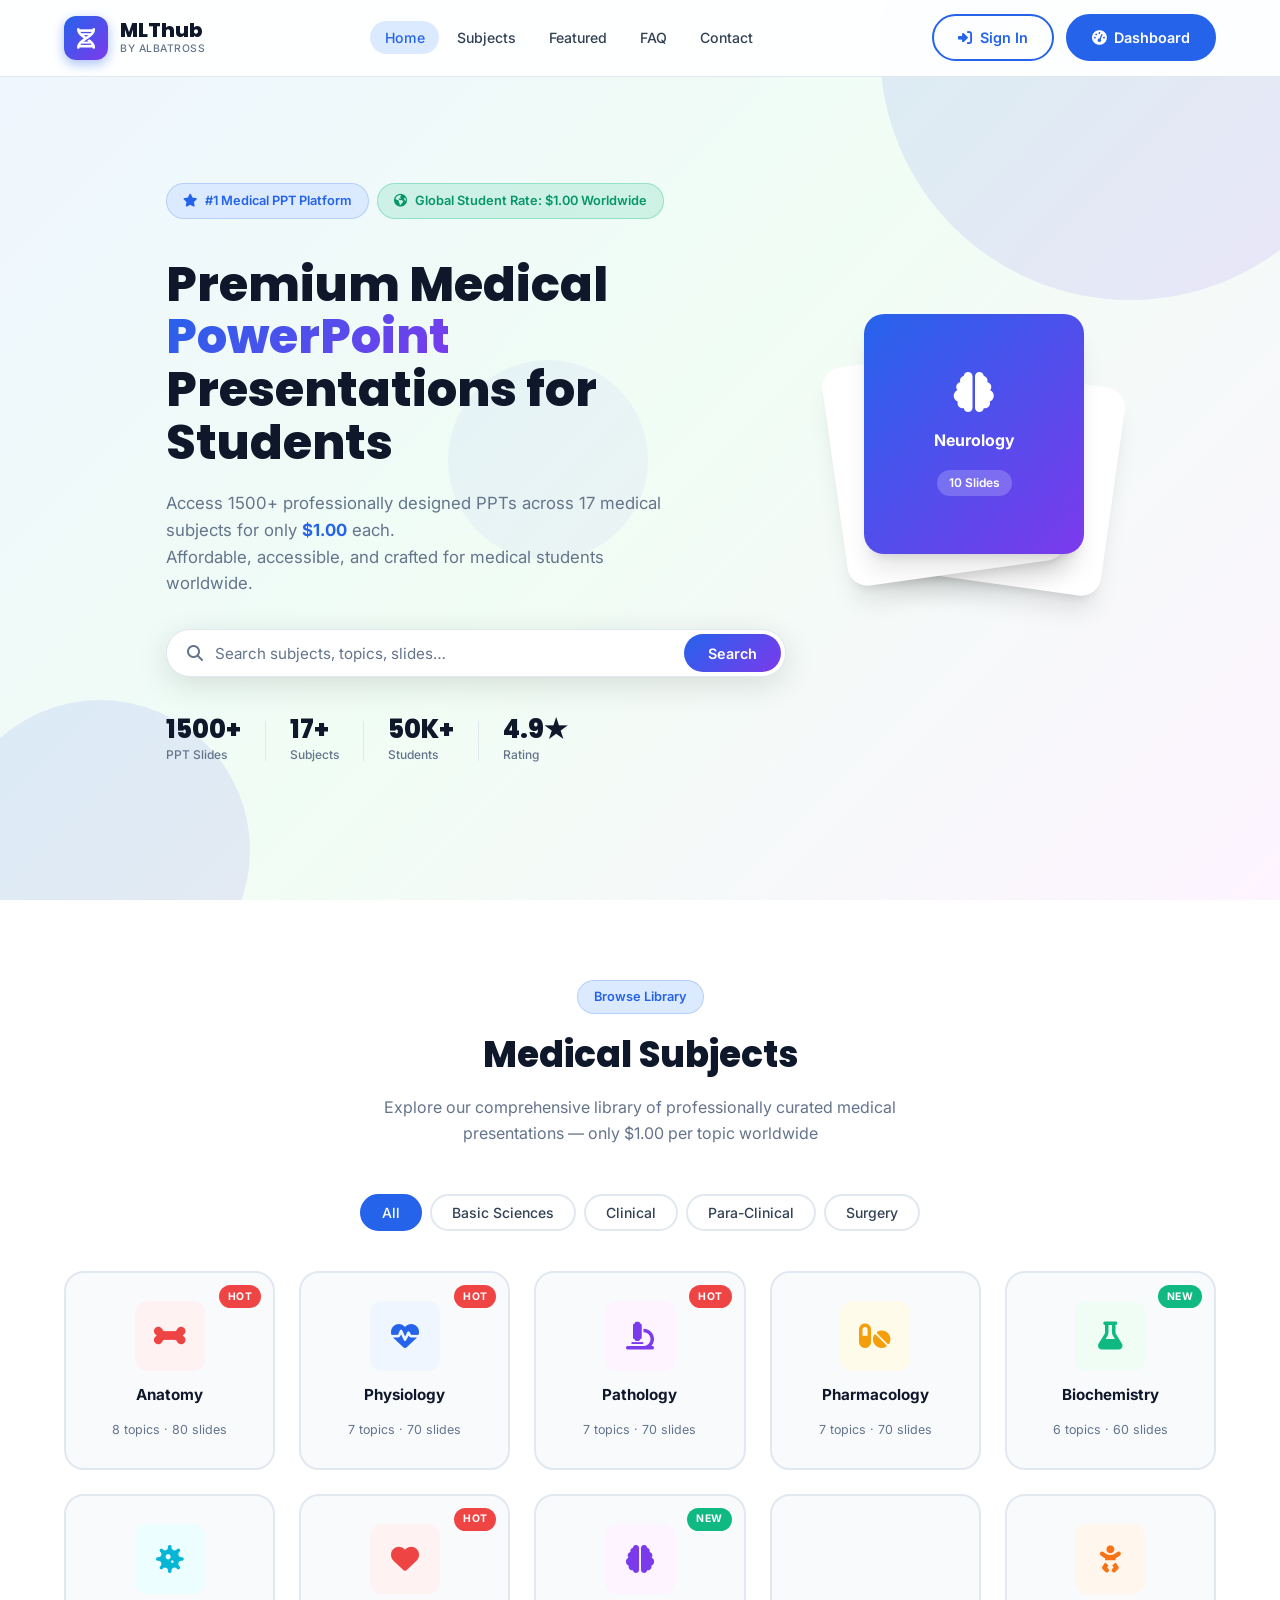
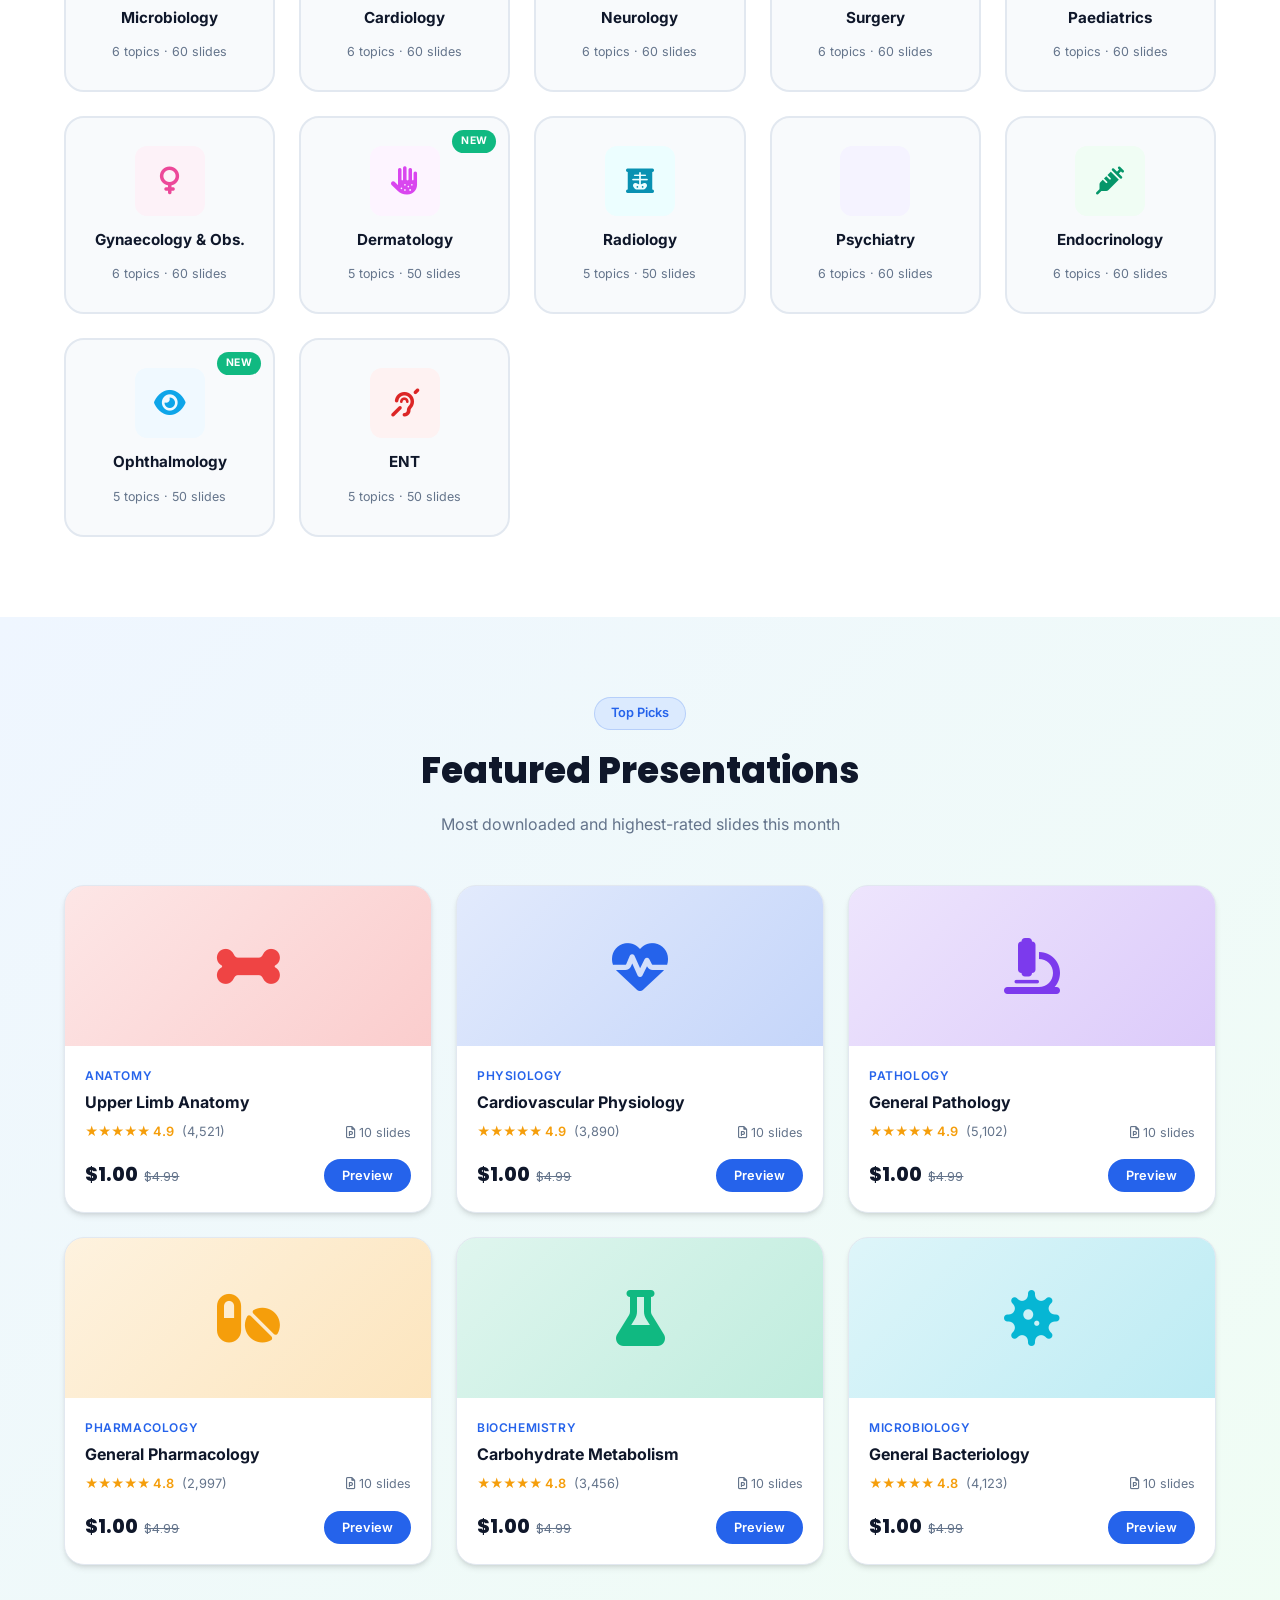
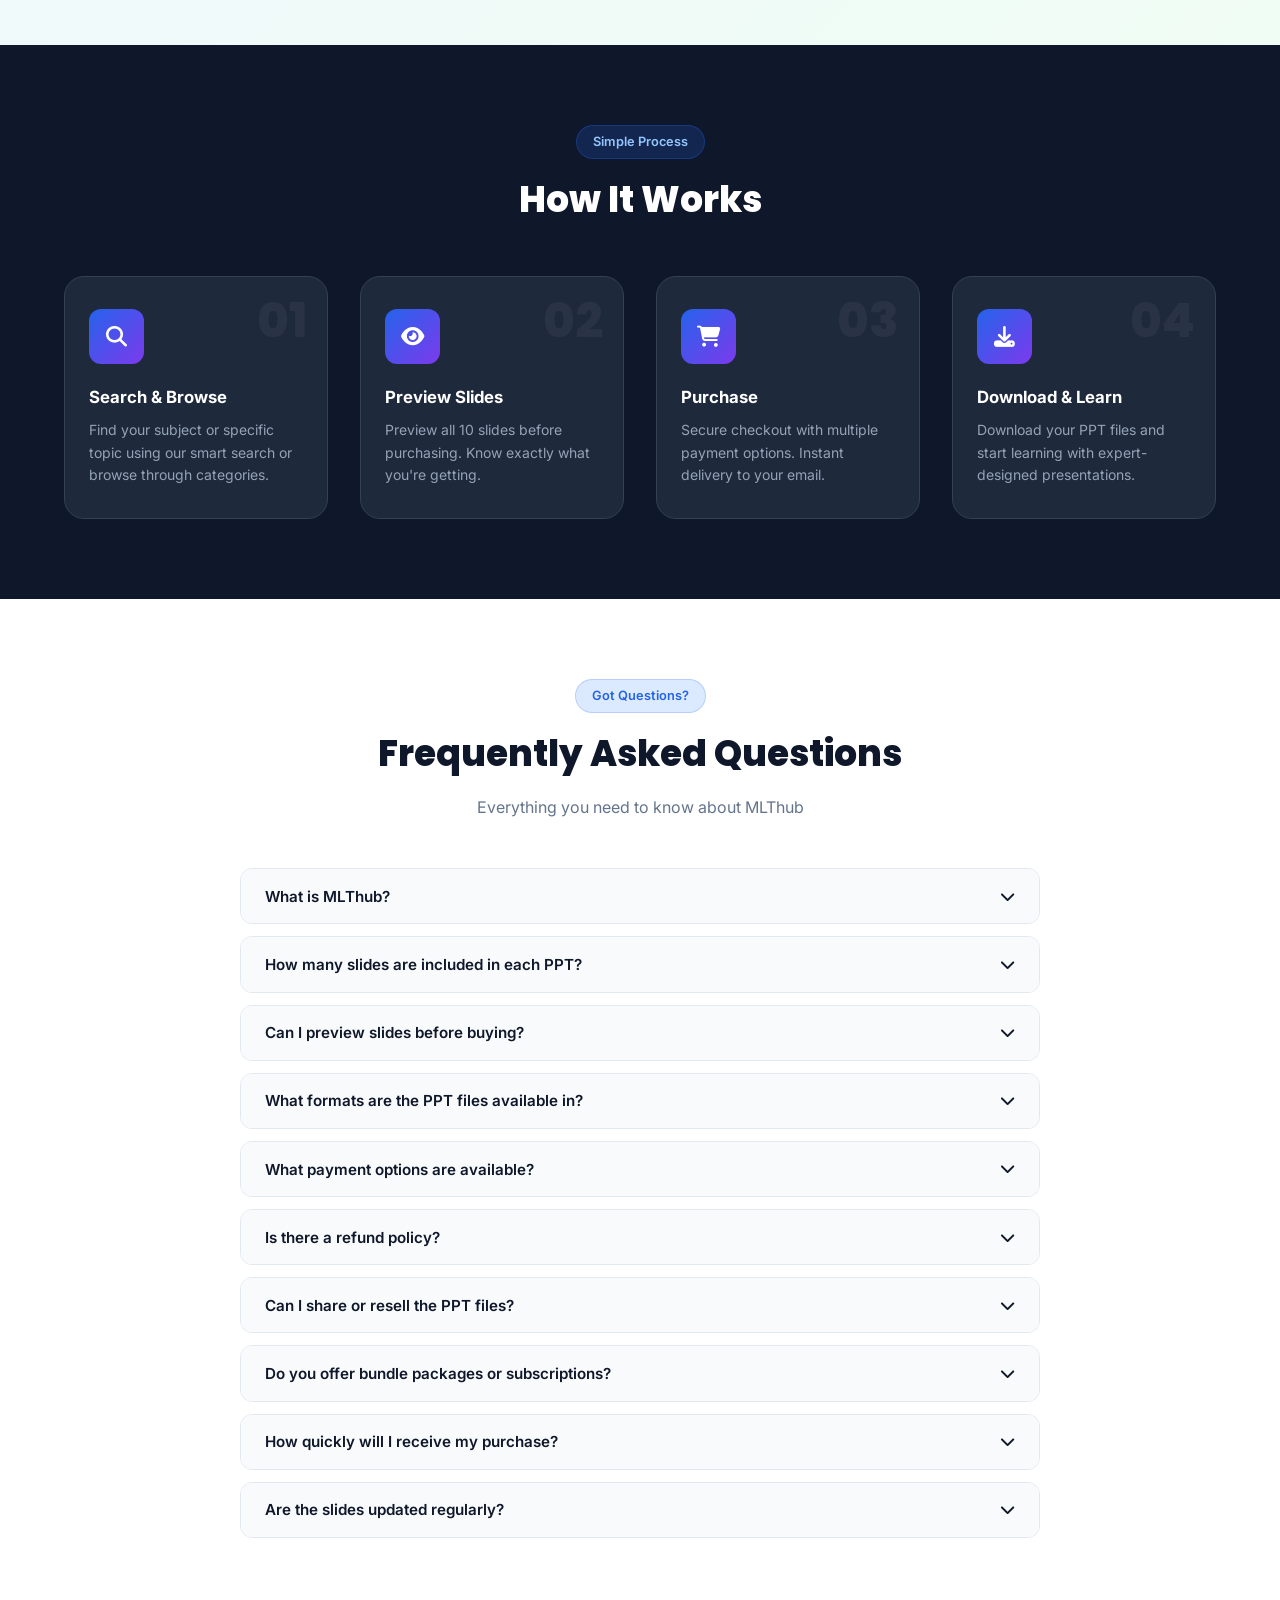
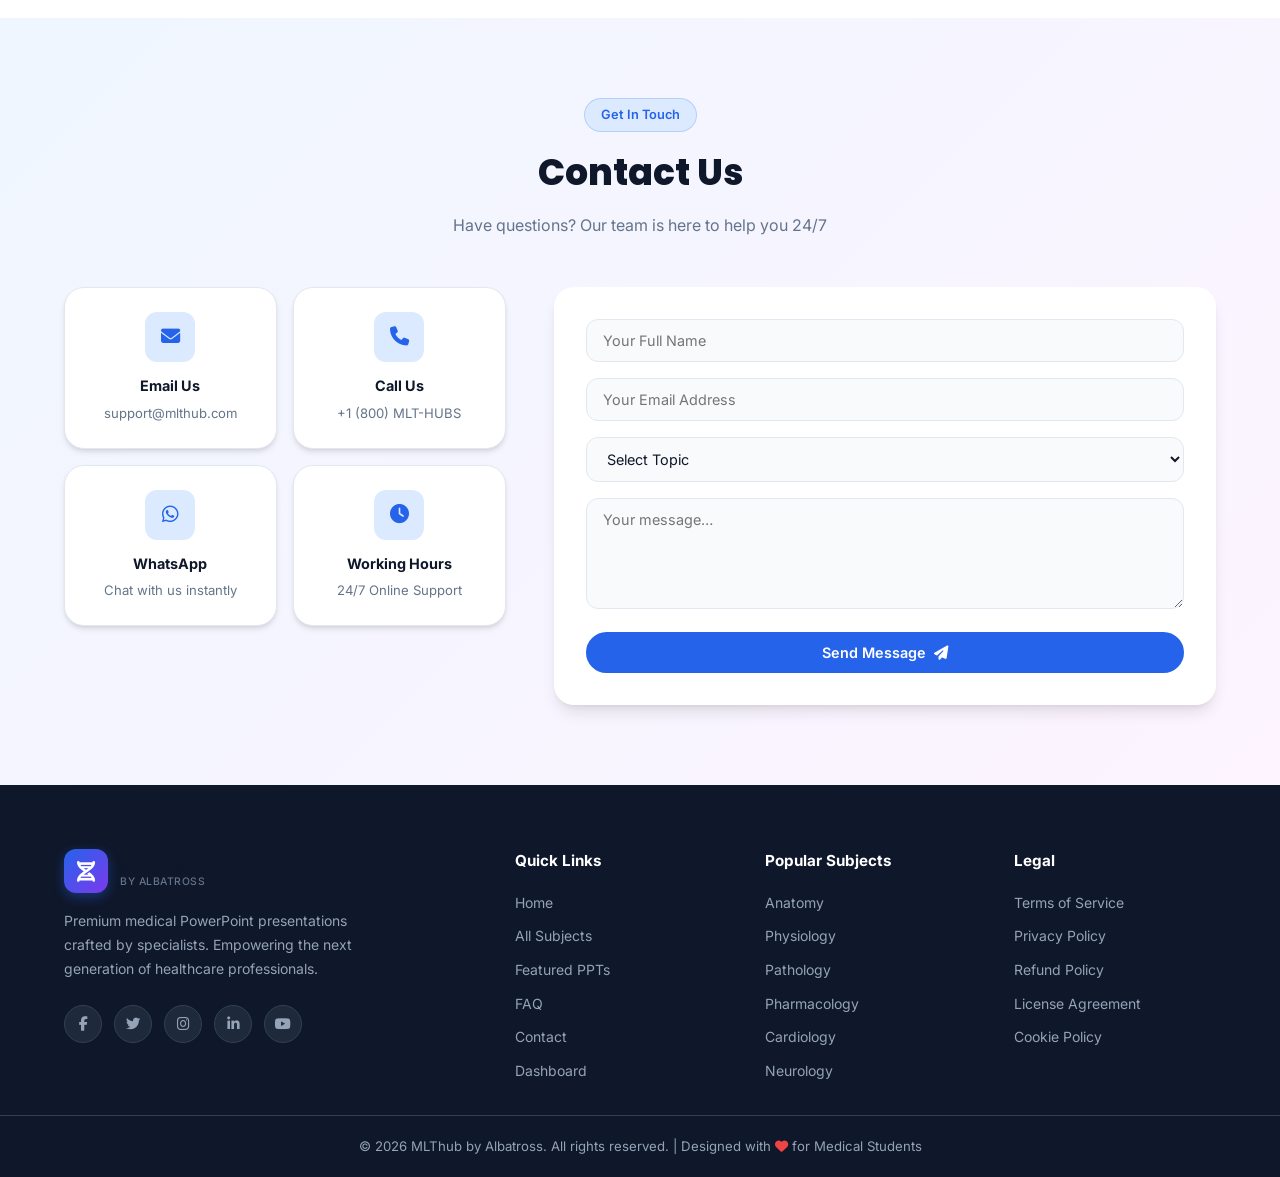
<file: index.html>
<!DOCTYPE html>
<html lang="en">
<head>
  <meta charset="UTF-8" />
  <meta name="viewport" content="width=device-width, initial-scale=1.0"/>
  <title>MLThub – Medical PPT Library by Albatross</title>
  <link rel="stylesheet" href="style.css"/>
  <link rel="stylesheet" href="https://cdnjs.cloudflare.com/ajax/libs/font-awesome/6.5.0/css/all.min.css"/>
  <link href="https://fonts.googleapis.com/css2?family=Inter:wght@300;400;500;600;700;800&family=Poppins:wght@400;600;700;800&display=swap" rel="stylesheet"/>
</head>
<body>

<!-- ======== HEADER ======== -->
<header id="header">
  <nav class="navbar">
    <div class="nav-brand">
      <div class="logo-icon"><i class="fa-solid fa-dna"></i></div>
      <div class="brand-text">
        <span class="brand-name">MLThub</span>
        <span class="brand-sub">by Albatross</span>
      </div>
    </div>
    <ul class="nav-links" id="navLinks">
      <li><a href="#home" class="nav-link active">Home</a></li>
      <li><a href="#subjects" class="nav-link">Subjects</a></li>
      <li><a href="#featured" class="nav-link">Featured</a></li>
      <li><a href="#faq" class="nav-link">FAQ</a></li>
      <li><a href="#contact" class="nav-link">Contact</a></li>
    </ul>
    <div class="nav-actions">
      <a href="#" class="btn btn-outline" onclick="showLoginModal(); return false;"><i class="fa-solid fa-right-to-bracket"></i> Sign In</a>
      <a href="dashboard.html" class="btn btn-primary"><i class="fa-solid fa-gauge-high"></i> Dashboard</a>
      <button class="hamburger" id="hamburger" onclick="toggleMenu()">
        <span></span><span></span><span></span>
      </button>
    </div>
  </nav>
</header>

<!-- ======== HERO SECTION ======== -->
<section id="home" class="hero">
  <div class="hero-bg">
    <div class="hero-shape shape1"></div>
    <div class="hero-shape shape2"></div>
    <div class="hero-shape shape3"></div>
  </div>
  <div class="hero-content">
    <div style="display:flex;gap:.5rem;flex-wrap:wrap;margin-bottom:1rem;">
      <div class="hero-badge"><i class="fa-solid fa-star"></i> #1 Medical PPT Platform</div>
      <div class="hero-badge" style="background:rgba(16,185,129,0.15);color:#059669;border-color:rgba(16,185,129,0.3);"><i class="fa-solid fa-earth-americas"></i> Global Student Rate: $1.00 Worldwide</div>
    </div>
    <h1 class="hero-title">
      Premium Medical <span class="highlight">PowerPoint</span><br/>Presentations for Students
    </h1>
    <p class="hero-subtitle">
      Access 1500+ professionally designed PPTs across 17 medical subjects for only <strong style="color:var(--primary);">$1.00</strong> each.<br/>
      Affordable, accessible, and crafted for medical students worldwide.
    </p>
    <div class="search-wrapper">
      <div class="search-bar">
        <i class="fa-solid fa-magnifying-glass search-icon"></i>
        <input type="text" id="searchInput" placeholder="Search subjects, topics, slides…" oninput="handleSearch()"/>
        <button class="search-btn" onclick="triggerSearch()">Search</button>
      </div>
      <div class="search-suggestions" id="searchSuggestions"></div>
    </div>
    <div class="hero-stats">
      <div class="stat"><span class="stat-num">1500+</span><span class="stat-label">PPT Slides</span></div>
      <div class="stat-divider"></div>
      <div class="stat"><span class="stat-num">17+</span><span class="stat-label">Subjects</span></div>
      <div class="stat-divider"></div>
      <div class="stat"><span class="stat-num">50K+</span><span class="stat-label">Students</span></div>
      <div class="stat-divider"></div>
      <div class="stat"><span class="stat-num">4.9★</span><span class="stat-label">Rating</span></div>
    </div>
  </div>
  <div class="hero-visual">
    <div class="hero-card-stack">
      <div class="ppt-card card-back2"><i class="fa-solid fa-microscope"></i><span>Pathology</span></div>
      <div class="ppt-card card-back1"><i class="fa-solid fa-heart-pulse"></i><span>Cardiology</span></div>
      <div class="ppt-card card-front"><i class="fa-solid fa-brain"></i><span>Neurology</span><div class="card-slides">10 Slides</div></div>
    </div>
  </div>
</section>

<!-- ======== SEARCH RESULTS SECTION ======== -->
<section id="searchResults" class="search-results-section" style="display:none;">
  <div class="container">
    <h2 class="section-title">Search Results</h2>
    <div class="subjects-grid" id="searchResultsGrid"></div>
    <button class="btn btn-outline" onclick="closeSearch()" style="margin-top:2rem;">← Back to All Subjects</button>
  </div>
</section>

<!-- ======== SUBJECTS SECTION ======== -->
<section id="subjects" class="subjects-section">
  <div class="container">
    <div class="section-header">
      <div class="section-badge">Browse Library</div>
      <h2 class="section-title">Medical Subjects</h2>
      <p class="section-subtitle">Explore our comprehensive library of professionally curated medical presentations — only $1.00 per topic worldwide</p>
    </div>
    <div class="filter-bar">
      <button class="filter-btn active" onclick="filterSubjects('all', this)">All</button>
      <button class="filter-btn" onclick="filterSubjects('basic', this)">Basic Sciences</button>
      <button class="filter-btn" onclick="filterSubjects('clinical', this)">Clinical</button>
      <button class="filter-btn" onclick="filterSubjects('para', this)">Para-Clinical</button>
      <button class="filter-btn" onclick="filterSubjects('surgery', this)">Surgery</button>
    </div>
    <div class="subjects-grid" id="subjectsGrid"></div>
  </div>
</section>

<!-- ======== FEATURED SECTION ======== -->
<section id="featured" class="featured-section">
  <div class="container">
    <div class="section-header">
      <div class="section-badge">Top Picks</div>
      <h2 class="section-title">Featured Presentations</h2>
      <p class="section-subtitle">Most downloaded and highest-rated slides this month</p>
    </div>
    <div class="featured-grid" id="featuredGrid"></div>
  </div>
</section>

<!-- ======== HOW IT WORKS ======== -->
<section class="how-section">
  <div class="container">
    <div class="section-header">
      <div class="section-badge">Simple Process</div>
      <h2 class="section-title">How It Works</h2>
    </div>
    <div class="steps-grid">
      <div class="step-card">
        <div class="step-num">01</div>
        <div class="step-icon"><i class="fa-solid fa-magnifying-glass"></i></div>
        <h3>Search & Browse</h3>
        <p>Find your subject or specific topic using our smart search or browse through categories.</p>
      </div>
      <div class="step-card">
        <div class="step-num">02</div>
        <div class="step-icon"><i class="fa-solid fa-eye"></i></div>
        <h3>Preview Slides</h3>
        <p>Preview all 10 slides before purchasing. Know exactly what you're getting.</p>
      </div>
      <div class="step-card">
        <div class="step-num">03</div>
        <div class="step-icon"><i class="fa-solid fa-cart-shopping"></i></div>
        <h3>Purchase</h3>
        <p>Secure checkout with multiple payment options. Instant delivery to your email.</p>
      </div>
      <div class="step-card">
        <div class="step-num">04</div>
        <div class="step-icon"><i class="fa-solid fa-download"></i></div>
        <h3>Download & Learn</h3>
        <p>Download your PPT files and start learning with expert-designed presentations.</p>
      </div>
    </div>
  </div>
</section>

<!-- ======== FAQ SECTION ======== -->
<section id="faq" class="faq-section">
  <div class="container">
    <div class="section-header">
      <div class="section-badge">Got Questions?</div>
      <h2 class="section-title">Frequently Asked Questions</h2>
      <p class="section-subtitle">Everything you need to know about MLThub</p>
    </div>
    <div class="faq-container">
      <div class="faq-item">
        <button class="faq-question" onclick="toggleFaq(this)"><span>What is MLThub?</span><i class="fa-solid fa-chevron-down faq-icon"></i></button>
        <div class="faq-answer"><p>MLThub (Medical Learning & Teaching Hub) by Albatross is a premium digital platform offering professionally designed PowerPoint presentations across all major medical subjects. Our slides are created by experienced medical educators and specialists.</p></div>
      </div>
      <div class="faq-item">
        <button class="faq-question" onclick="toggleFaq(this)"><span>How many slides are included in each PPT?</span><i class="fa-solid fa-chevron-down faq-icon"></i></button>
        <div class="faq-answer"><p>Each PPT presentation contains exactly 10 professionally designed slides covering key concepts, including medical illustrations, diagrams, mnemonics, and clinical pearls.</p></div>
      </div>
      <div class="faq-item">
        <button class="faq-question" onclick="toggleFaq(this)"><span>Can I preview slides before buying?</span><i class="fa-solid fa-chevron-down faq-icon"></i></button>
        <div class="faq-answer"><p>Yes! You can preview all 10 slides of any presentation before making a purchase. Click on any subject or PPT card to open the slide viewer and browse through the full content.</p></div>
      </div>
      <div class="faq-item">
        <button class="faq-question" onclick="toggleFaq(this)"><span>What formats are the PPT files available in?</span><i class="fa-solid fa-chevron-down faq-icon"></i></button>
        <div class="faq-answer"><p>All presentations are available in Microsoft PowerPoint format (.pptx) which is fully editable. Compatible with MS PowerPoint 2016+, LibreOffice Impress, and Google Slides.</p></div>
      </div>
      <div class="faq-item">
        <button class="faq-question" onclick="toggleFaq(this)"><span>What payment options are available?</span><i class="fa-solid fa-chevron-down faq-icon"></i></button>
        <div class="faq-answer"><p>We accept all major payment methods including credit/debit cards (Visa, MasterCard), PayPal, UPI, and bank transfers. All transactions are secured with 256-bit SSL encryption.</p></div>
      </div>
      <div class="faq-item">
        <button class="faq-question" onclick="toggleFaq(this)"><span>Is there a refund policy?</span><i class="fa-solid fa-chevron-down faq-icon"></i></button>
        <div class="faq-answer"><p>We offer a 7-day satisfaction guarantee. If you're not happy with the quality of our slides, we'll provide a full refund — no questions asked.</p></div>
      </div>
      <div class="faq-item">
        <button class="faq-question" onclick="toggleFaq(this)"><span>Can I share or resell the PPT files?</span><i class="fa-solid fa-chevron-down faq-icon"></i></button>
        <div class="faq-answer"><p>No. All presentations are licensed for personal educational use only. Reselling or redistributing is strictly prohibited and violates our Terms of Service.</p></div>
      </div>
      <div class="faq-item">
        <button class="faq-question" onclick="toggleFaq(this)"><span>Do you offer bundle packages or subscriptions?</span><i class="fa-solid fa-chevron-down faq-icon"></i></button>
        <div class="faq-answer"><p>Yes! We offer subject bundles and an All-Access subscription with unlimited downloads for a monthly or yearly fee. Check our Pricing page for current offers and student discounts.</p></div>
      </div>
      <div class="faq-item">
        <button class="faq-question" onclick="toggleFaq(this)"><span>How quickly will I receive my purchase?</span><i class="fa-solid fa-chevron-down faq-icon"></i></button>
        <div class="faq-answer"><p>Delivery is instant! As soon as your payment is confirmed, download links are sent to your registered email. You can also access all purchased files from your dashboard anytime.</p></div>
      </div>
      <div class="faq-item">
        <button class="faq-question" onclick="toggleFaq(this)"><span>Are the slides updated regularly?</span><i class="fa-solid fa-chevron-down faq-icon"></i></button>
        <div class="faq-answer"><p>Yes. Our medical team reviews and updates slides annually. Purchased slides receive free updates for 1 year from the purchase date.</p></div>
      </div>
    </div>
  </div>
</section>

<!-- ======== CONTACT SECTION ======== -->
<section id="contact" class="contact-section">
  <div class="container">
    <div class="section-header">
      <div class="section-badge">Get In Touch</div>
      <h2 class="section-title">Contact Us</h2>
      <p class="section-subtitle">Have questions? Our team is here to help you 24/7</p>
    </div>
    <div class="contact-grid">
      <div class="contact-info">
        <div class="contact-card"><div class="contact-icon"><i class="fa-solid fa-envelope"></i></div><h4>Email Us</h4><p>support@mlthub.com</p></div>
        <div class="contact-card"><div class="contact-icon"><i class="fa-solid fa-phone"></i></div><h4>Call Us</h4><p>+1 (800) MLT-HUBS</p></div>
        <div class="contact-card"><div class="contact-icon"><i class="fa-brands fa-whatsapp"></i></div><h4>WhatsApp</h4><p>Chat with us instantly</p></div>
        <div class="contact-card"><div class="contact-icon"><i class="fa-solid fa-clock"></i></div><h4>Working Hours</h4><p>24/7 Online Support</p></div>
      </div>
      <form class="contact-form" onsubmit="submitForm(event)">
        <div class="form-group"><input type="text" placeholder="Your Full Name" required/></div>
        <div class="form-group"><input type="email" placeholder="Your Email Address" required/></div>
        <div class="form-group"><select><option value="">Select Topic</option><option>Purchase Issue</option><option>Download Problem</option><option>Content Quality</option><option>Refund Request</option><option>Other</option></select></div>
        <div class="form-group"><textarea rows="5" placeholder="Your message…" required></textarea></div>
        <button type="submit" class="btn btn-primary btn-full">Send Message <i class="fa-solid fa-paper-plane"></i></button>
      </form>
    </div>
  </div>
</section>

<!-- ======== FOOTER ======== -->
<footer class="footer">
  <div class="footer-top">
    <div class="container footer-grid">
      <div class="footer-brand">
        <div class="nav-brand" style="margin-bottom:1rem;">
          <div class="logo-icon"><i class="fa-solid fa-dna"></i></div>
          <div class="brand-text"><span class="brand-name">MLThub</span><span class="brand-sub">by Albatross</span></div>
        </div>
        <p class="footer-desc">Premium medical PowerPoint presentations crafted by specialists. Empowering the next generation of healthcare professionals.</p>
        <div class="footer-social">
          <a href="#"><i class="fa-brands fa-facebook-f"></i></a>
          <a href="#"><i class="fa-brands fa-twitter"></i></a>
          <a href="#"><i class="fa-brands fa-instagram"></i></a>
          <a href="#"><i class="fa-brands fa-linkedin-in"></i></a>
          <a href="#"><i class="fa-brands fa-youtube"></i></a>
        </div>
      </div>
      <div class="footer-col"><h4>Quick Links</h4><ul><li><a href="#home">Home</a></li><li><a href="#subjects">All Subjects</a></li><li><a href="#featured">Featured PPTs</a></li><li><a href="#faq">FAQ</a></li><li><a href="#contact">Contact</a></li><li><a href="dashboard.html">Dashboard</a></li></ul></div>
      <div class="footer-col"><h4>Popular Subjects</h4><ul><li><a href="#">Anatomy</a></li><li><a href="#">Physiology</a></li><li><a href="#">Pathology</a></li><li><a href="#">Pharmacology</a></li><li><a href="#">Cardiology</a></li><li><a href="#">Neurology</a></li></ul></div>
      <div class="footer-col"><h4>Legal</h4><ul><li><a href="#">Terms of Service</a></li><li><a href="#">Privacy Policy</a></li><li><a href="#">Refund Policy</a></li><li><a href="#">License Agreement</a></li><li><a href="#">Cookie Policy</a></li></ul></div>
    </div>
  </div>
  <div class="footer-bottom">
    <div class="container">
      <p>© 2026 MLThub by Albatross. All rights reserved. | Designed with <i class="fa-solid fa-heart" style="color:#ef4444;"></i> for Medical Students</p>
    </div>
  </div>
</footer>

<!-- ======== SUBJECT MODAL ======== -->
<div class="modal-overlay" id="subjectModal" onclick="closeSubjectModal(event)">
  <div class="modal-box">
    <button class="modal-close" onclick="closeModal()"><i class="fa-solid fa-xmark"></i></button>
    <div class="modal-header" id="modalHeader"></div>
    <div class="modal-body" id="modalBody"></div>
  </div>
</div>

<!-- ======== PPT VIEWER MODAL ======== -->
<div class="modal-overlay" id="pptModal" onclick="closePptModal(event)">
  <div class="modal-box modal-wide">
    <button class="modal-close" onclick="closePpt()"><i class="fa-solid fa-xmark"></i></button>
    <div class="ppt-viewer-header" id="pptHeader"></div>
    <div class="ppt-viewer" id="pptViewer"></div>
    <div class="ppt-controls">
      <button class="ppt-nav" id="prevBtn" onclick="prevSlide()"><i class="fa-solid fa-chevron-left"></i> Prev</button>
      <span class="slide-counter" id="slideCounter">1 / 10</span>
      <button class="ppt-nav" id="nextBtn" onclick="nextSlide()">Next <i class="fa-solid fa-chevron-right"></i></button>
    </div>
    <div class="ppt-footer-actions">
      <button class="btn btn-primary" onclick="addToCart()"><i class="fa-solid fa-cart-shopping"></i> Add to Cart – $1.00</button>
      <button class="btn btn-outline" onclick="closePpt()">Close Preview</button>
    </div>
  </div>
</div>

<!-- ======== DIRECT PPT EDITOR & UPLOADER MODAL (IN SUBJECT) ======== -->
<div class="modal-overlay" id="directPptModal" onclick="closeDirectPptModal(event)">
  <div class="modal-box modal-wide" style="max-width:720px;">
    <button class="modal-close" onclick="closeDirectPptModal()"><i class="fa-solid fa-xmark"></i></button>
    <div class="modal-header" style="padding:1.5rem 2rem 1.25rem;">
      <div style="display:flex;align-items:center;gap:.85rem;">
        <div style="width:50px;height:50px;border-radius:12px;background:rgba(255,255,255,.2);display:flex;align-items:center;justify-content:center;font-size:1.6rem;color:white;">
          <i class="fa-solid fa-file-powerpoint"></i>
        </div>
        <div>
          <h2 style="font-size:1.35rem;font-weight:800;color:white;" id="directModalTitle">Add New PPT Presentation</h2>
          <p style="opacity:.85;font-size:.825rem;color:white;" id="directModalSub">Upload PPT from your documents and customize</p>
        </div>
      </div>
    </div>
    
    <div class="modal-body" style="padding:1.5rem 2rem 2rem;">
      <!-- Document File Upload Dropzone -->
      <div class="direct-upload-box" onclick="triggerDirectFileUpload()">
        <div class="direct-upload-icon"><i class="fa-solid fa-plus"></i></div>
        <div class="direct-upload-meta">
          <strong>Tap to choose PPT from Phone / Laptop Documents</strong>
          <span>Pick your original .pptx, .ppt, or .pdf file</span>
        </div>
        <span class="direct-upload-pill"><i class="fa-solid fa-paperclip"></i> Browse File</span>
      </div>
      <input type="file" id="directPptFileInput" accept=".ppt,.pptx,.pdf,.ppsx" style="display:none;" onchange="handleDirectFilePicked(this.files)"/>

      <!-- File Attached Card -->
      <div class="direct-file-attached" id="directFileAttachedCard" style="display:none;">
        <i class="fa-solid fa-file-powerpoint" style="font-size:1.5rem;color:#f59e0b;"></i>
        <div style="flex:1;min-width:0;">
          <div style="font-weight:700;font-size:.875rem;white-space:nowrap;overflow:hidden;text-overflow:ellipsis;color:var(--dark);" id="directAttachedFileName">Presentation.pptx</div>
          <div style="font-size:.75rem;color:var(--muted);" id="directAttachedFileMeta">12.5 MB · Attached for downloads</div>
        </div>
        <button type="button" class="card-action-btn delete-btn" onclick="removeDirectAttachedFile()" title="Remove file"><i class="fa-solid fa-xmark"></i></button>
      </div>

      <!-- Presentation Form Fields -->
      <div style="display:grid;grid-template-columns:2fr 1fr 1fr;gap:.85rem;margin-top:1.25rem;">
        <div>
          <label style="display:block;font-size:.8rem;font-weight:700;margin-bottom:.35rem;color:var(--dark);">Presentation Title</label>
          <input type="text" id="directPptTitle" placeholder="e.g. Upper Limb Biomechanics" style="width:100%;padding:.65rem .85rem;border-radius:8px;border:1px solid var(--border);outline:none;font-size:.88rem;box-sizing:border-box;"/>
        </div>
        <div>
          <label style="display:block;font-size:.8rem;font-weight:700;margin-bottom:.35rem;color:var(--dark);">Price ($)</label>
          <input type="text" id="directPptPrice" value="$1.00" style="width:100%;padding:.65rem .85rem;border-radius:8px;border:1px solid var(--border);outline:none;font-size:.88rem;box-sizing:border-box;"/>
        </div>
        <div>
          <label style="display:block;font-size:.8rem;font-weight:700;margin-bottom:.35rem;color:var(--dark);">Rating (⭐)</label>
          <input type="text" id="directPptRating" value="4.9" style="width:100%;padding:.65rem .85rem;border-radius:8px;border:1px solid var(--border);outline:none;font-size:.88rem;box-sizing:border-box;"/>
        </div>
      </div>

      <!-- Slide Notice -->
      <div style="margin-top:1rem;padding:.85rem 1rem;background:var(--lighter);border-radius:10px;border:1px solid var(--border);display:flex;align-items:center;gap:.75rem;">
        <i class="fa-solid fa-wand-magic-sparkles" style="color:var(--primary);font-size:1.3rem;"></i>
        <div style="font-size:.78rem;color:var(--muted);line-height:1.4;">
          <strong>Automatic 10 Clinical Slides Generated:</strong> A full interactive slide preview for medical students will be created automatically based on your presentation title.
        </div>
      </div>

      <!-- Modal Action Buttons -->
      <div style="display:flex;justify-content:flex-end;gap:.75rem;margin-top:1.5rem;">
        <button class="btn btn-outline" onclick="closeDirectPptModal()">Cancel</button>
        <button class="btn btn-primary" onclick="saveDirectPptForm()"><i class="fa-solid fa-floppy-disk"></i> Save & Add to Subject</button>
      </div>
    </div>
  </div>
</div>

<!-- ======== CHECKOUT & PAYMENT MODAL ======== -->
<div class="modal-overlay" id="checkoutModal" onclick="closeCheckoutModal(event)">
  <div class="modal-box modal-md" style="max-width:640px;">
    <button class="modal-close" onclick="closeCheckoutModal()"><i class="fa-solid fa-xmark"></i></button>
    <div class="modal-header" style="background:linear-gradient(135deg, #1e293b, #0f172a);padding:1.5rem 2rem 1.25rem;">
      <div style="display:flex;align-items:center;gap:.85rem;">
        <div style="width:48px;height:48px;border-radius:12px;background:rgba(245,158,11,.2);display:flex;align-items:center;justify-content:center;font-size:1.5rem;color:#f59e0b;">
          <i class="fa-solid fa-shield-halved"></i>
        </div>
        <div>
          <h2 style="font-size:1.25rem;font-weight:800;color:white;" id="checkoutModalTitle">Unlock Instant Download</h2>
          <p style="opacity:.85;font-size:.8rem;color:#94a3b8;">Universal $1.00 Student Pricing · Instant Worldwide Access</p>
        </div>
      </div>
    </div>
    
    <div class="checkout-modal-content">
      <!-- Item Summary -->
      <div class="checkout-summary-card">
        <div class="checkout-summary-info">
          <div class="checkout-ppt-icon"><i class="fa-solid fa-file-powerpoint"></i></div>
          <div>
            <div class="checkout-summary-title" id="checkoutItemTitle">Upper Limb Anatomy</div>
            <div class="checkout-summary-meta" id="checkoutItemMeta">Anatomy · Original PowerPoint Presentation</div>
          </div>
        </div>
        <div class="checkout-price-box">
          <div class="checkout-price-val" id="checkoutItemPrice">$1.00</div>
          <div class="checkout-price-old">$4.99</div>
        </div>
      </div>

      <!-- Perks -->
      <div class="checkout-features-list">
        <span><i class="fa-solid fa-circle-check"></i> Instant Original File Download</span>
        <span><i class="fa-solid fa-earth-americas"></i> Only $1.00 (Affordable Worldwide)</span>
        <span><i class="fa-solid fa-circle-check"></i> PowerPoint, Keynote & Google Slides</span>
        <span><i class="fa-solid fa-circle-check"></i> Saved to Student Dashboard</span>
      </div>

      <!-- Payment Methods Grid -->
      <label style="display:block;font-size:.8rem;font-weight:700;margin-bottom:.5rem;color:var(--dark);">Select Payment Method</label>
      <div class="payment-methods-grid">
        <button type="button" class="payment-method-tile active" id="tilePayCard" onclick="selectPaymentMethod('card', this)">
          <i class="fa-solid fa-credit-card" style="color:#2563eb;"></i>
          <span>Card</span>
          <small>Visa / Master</small>
        </button>
        <button type="button" class="payment-method-tile" id="tilePayEasypaisa" onclick="selectPaymentMethod('easypaisa', this)">
          <i class="fa-solid fa-wallet" style="color:#10b981;"></i>
          <span>EasyPaisa</span>
          <small>Account / OTP</small>
        </button>
        <button type="button" class="payment-method-tile" id="tilePayJazzcash" onclick="selectPaymentMethod('jazzcash', this)">
          <i class="fa-solid fa-money-bill-wave" style="color:#ef4444;"></i>
          <span>JazzCash</span>
          <small>Mobile MPIN</small>
        </button>
        <button type="button" class="payment-method-tile" id="tilePayPaypal" onclick="selectPaymentMethod('paypal', this)">
          <i class="fa-brands fa-paypal" style="color:#0079c1;"></i>
          <span>PayPal</span>
          <small>Express Pay</small>
        </button>
        <button type="button" class="payment-method-tile" id="tilePayBank" onclick="selectPaymentMethod('bank', this)">
          <i class="fa-solid fa-building-columns" style="color:#8b5cf6;"></i>
          <span>Bank Transfer</span>
          <small>Raast / IBAN</small>
        </button>
        <button type="button" class="payment-method-tile" id="tilePayWallet" onclick="selectPaymentMethod('wallet', this)">
          <i class="fa-brands fa-apple" style="color:#0f172a;"></i>
          <span>Apple / GPay</span>
          <small>1-Click Device</small>
        </button>
      </div>

      <!-- Payment Form -->
      <form id="checkoutPayForm" onsubmit="handleCheckoutSubmit(event)">
        <!-- 1. CARD PAYMENT PANEL -->
        <div class="payment-panel active" id="payPanel-card">
          <div class="checkout-input-group" style="margin-bottom:.85rem;">
            <label>Cardholder Name</label>
            <input type="text" id="payCardName" placeholder="Dr. Ahmed Khan" value="Dr. Ahmed Khan" required/>
          </div>
          <div class="checkout-input-group" style="margin-bottom:.85rem;">
            <label>Card Number</label>
            <div style="position:relative;">
              <input type="text" id="payCardNumber" placeholder="4242 •••• •••• 4242" value="4242 8890 1234 4242" maxlength="19" required/>
              <div style="position:absolute;right:12px;top:50%;transform:translateY(-50%);display:flex;gap:4px;color:#64748b;font-size:1.2rem;">
                <i class="fa-brands fa-cc-visa" style="color:#1e40af;"></i>
                <i class="fa-brands fa-cc-mastercard" style="color:#ea580c;"></i>
              </div>
            </div>
          </div>
          <div class="checkout-form-grid">
            <div class="checkout-input-group">
              <label>Expiry Date</label>
              <input type="text" id="payCardExpiry" placeholder="12/28" value="12/28" maxlength="5" required/>
            </div>
            <div class="checkout-input-group">
              <label>CVV / CVC</label>
              <input type="password" id="payCardCvc" placeholder="•••" value="888" maxlength="4" required/>
            </div>
          </div>
          <button type="submit" class="btn-complete-pay" id="btnPaySubmit">
            <i class="fa-solid fa-lock"></i> Pay $1.00 & Download Instantly
          </button>
        </div>

        <!-- 2. EASYPAISA PAYMENT PANEL -->
        <div class="payment-panel" id="payPanel-easypaisa">
          <div class="payment-method-banner banner-easypaisa">
            <div style="display:flex;align-items:center;gap:.65rem;">
              <i class="fa-solid fa-wallet" style="font-size:1.8rem;color:#10b981;"></i>
              <div>
                <strong style="font-size:.9rem;display:block;">EasyPaisa Mobile Account</strong>
                <span style="font-size:.75rem;">Total Amount: <strong>PKR 280</strong> ($1.00)</span>
              </div>
            </div>
            <span style="background:#10b981;color:white;font-size:.7rem;font-weight:700;padding:2px 8px;border-radius:6px;">Instant Approval</span>
          </div>

          <div class="checkout-input-group" style="margin-bottom:.85rem;">
            <label>EasyPaisa Account Number (Mobile)</label>
            <input type="tel" id="payEpNumber" placeholder="03001234567" value="03017654321"/>
          </div>
          <div class="checkout-input-group" style="margin-bottom:.85rem;">
            <label>Account Title / Full Name</label>
            <input type="text" id="payEpTitle" placeholder="Account Holder Name" value="Dr. Ahmed Khan"/>
          </div>
          <div style="background:#f0fdf4;border:1px solid #bbf7d0;padding:.65rem .85rem;border-radius:8px;font-size:.76rem;color:#166534;margin-bottom:1rem;line-height:1.4;">
            <i class="fa-solid fa-circle-info"></i> After tapping below, you will receive an approval prompt on your EasyPaisa app or via USSD (*786#). Enter your 5-digit PIN to authorize download.
          </div>

          <button type="submit" class="btn-complete-pay" style="background:linear-gradient(135deg, #10b981, #047857);">
            <i class="fa-solid fa-bolt"></i> Pay with EasyPaisa (PKR 280) & Unlock
          </button>
        </div>

        <!-- 3. JAZZCASH PAYMENT PANEL -->
        <div class="payment-panel" id="payPanel-jazzcash">
          <div class="payment-method-banner banner-jazzcash">
            <div style="display:flex;align-items:center;gap:.65rem;">
              <i class="fa-solid fa-money-bill-wave" style="font-size:1.8rem;color:#ef4444;"></i>
              <div>
                <strong style="font-size:.9rem;display:block;">JazzCash Mobile Account</strong>
                <span style="font-size:.75rem;">Total Amount: <strong>PKR 280</strong> ($1.00)</span>
              </div>
            </div>
            <span style="background:#ef4444;color:white;font-size:.7rem;font-weight:700;padding:2px 8px;border-radius:6px;">Fast MPIN</span>
          </div>

          <div class="checkout-form-grid" style="margin-bottom:.85rem;">
            <div class="checkout-input-group">
              <label>JazzCash Mobile Number</label>
              <input type="tel" id="payJcNumber" placeholder="03001234567" value="03009876543"/>
            </div>
            <div class="checkout-input-group">
              <label>CNIC (Last 6 Digits)</label>
              <input type="text" id="payJcCnic" placeholder="e.g. 543210" value="543210" maxlength="6"/>
            </div>
          </div>
          <div style="background:#fef2f2;border:1px solid #fecaca;padding:.65rem .85rem;border-radius:8px;font-size:.76rem;color:#991b1b;margin-bottom:1rem;line-height:1.4;">
            <i class="fa-solid fa-circle-info"></i> An MPIN confirmation request will appear on your Jazz mobile or JazzCash App. Enter your 4-digit MPIN to confirm.
          </div>

          <button type="submit" class="btn-complete-pay" style="background:linear-gradient(135deg, #ef4444, #b91c1c);">
            <i class="fa-solid fa-bolt"></i> Pay with JazzCash (PKR 280) & Unlock
          </button>
        </div>

        <!-- 4. PAYPAL PAYMENT PANEL -->
        <div class="payment-panel" id="payPanel-paypal">
          <div class="payment-method-banner banner-paypal">
            <div style="display:flex;align-items:center;gap:.65rem;">
              <i class="fa-brands fa-paypal" style="font-size:2rem;color:#0079c1;"></i>
              <div>
                <strong style="font-size:.9rem;display:block;">PayPal Express Checkout</strong>
                <span style="font-size:.75rem;">Worldwide buyer protection included</span>
              </div>
            </div>
            <span style="background:#0079c1;color:white;font-size:.7rem;font-weight:700;padding:2px 8px;border-radius:6px;">Verified Merchant</span>
          </div>

          <div class="checkout-input-group" style="margin-bottom:1rem;">
            <label>PayPal Account Email</label>
            <input type="email" id="payPaypalEmail" placeholder="student@example.com" value="student@albatross.com"/>
          </div>

          <button type="submit" class="btn-paypal-checkout">
            <i class="fa-brands fa-paypal"></i> Pay with PayPal ($1.00) & Download
          </button>
        </div>

        <!-- 5. BANK TRANSFER / RAAST PANEL -->
        <div class="payment-panel" id="payPanel-bank">
          <div class="payment-method-banner banner-bank">
            <div style="display:flex;align-items:center;gap:.65rem;">
              <i class="fa-solid fa-building-columns" style="font-size:1.8rem;color:#8b5cf6;"></i>
              <div>
                <strong style="font-size:.9rem;display:block;">Direct Bank Transfer / Raast</strong>
                <span style="font-size:.75rem;">Fee-Free Instant Banking Transfer</span>
              </div>
            </div>
            <span style="background:#8b5cf6;color:white;font-size:.7rem;font-weight:700;padding:2px 8px;border-radius:6px;">0% Fee</span>
          </div>

          <div class="bank-detail-card">
            <div class="bank-row">
              <span style="color:#64748b;">Bank Name:</span>
              <strong style="color:var(--dark);">Meezan Bank Ltd.</strong>
            </div>
            <div class="bank-row">
              <span style="color:#64748b;">Account Title:</span>
              <strong style="color:var(--dark);">MLThub by Albatross</strong>
            </div>
            <div class="bank-row">
              <span style="color:#64748b;">IBAN:</span>
              <div style="display:flex;align-items:center;gap:6px;">
                <span style="font-family:monospace;font-size:.78rem;" id="ibanText">PK64MEZN0001234567890101</span>
                <button type="button" class="bank-copy-pill" onclick="copyPaymentText('PK64MEZN0001234567890101', this)"><i class="fa-solid fa-copy"></i> Copy</button>
              </div>
            </div>
            <div class="bank-row">
              <span style="color:#64748b;">Raast ID:</span>
              <div style="display:flex;align-items:center;gap:6px;">
                <span style="font-family:monospace;font-size:.78rem;" id="raastText">03001234567</span>
                <button type="button" class="bank-copy-pill" onclick="copyPaymentText('03001234567', this)"><i class="fa-solid fa-copy"></i> Copy</button>
              </div>
            </div>
          </div>

          <div class="checkout-form-grid" style="margin-bottom:.85rem;">
            <div class="checkout-input-group">
              <label>Your Sender Account / Title</label>
              <input type="text" id="payBankSender" placeholder="e.g. Ahmed Khan" value="Dr. Ahmed Khan"/>
            </div>
            <div class="checkout-input-group">
              <label>Transaction ID / Reference (TID)</label>
              <input type="text" id="payBankRef" placeholder="e.g. TRX984729" value="TRX984729"/>
            </div>
          </div>

          <button type="submit" class="btn-complete-pay" style="background:linear-gradient(135deg, #8b5cf6, #6d28d9);">
            <i class="fa-solid fa-circle-check"></i> Submit Transaction & Unlock Download
          </button>
        </div>

        <!-- 6. APPLE PAY / GOOGLE PAY PANEL -->
        <div class="payment-panel" id="payPanel-wallet">
          <div class="payment-method-banner banner-applepay">
            <div style="display:flex;align-items:center;gap:.65rem;">
              <i class="fa-brands fa-apple" style="font-size:2rem;color:#0f172a;"></i>
              <div>
                <strong style="font-size:.9rem;display:block;">Digital Wallet Express</strong>
                <span style="font-size:.75rem;">Fastest checkout using Touch ID, Face ID, or Google Account</span>
              </div>
            </div>
          </div>

          <button type="button" class="btn-applepay" onclick="simulateDigitalWalletPay('Apple Pay')">
            <i class="fa-brands fa-apple" style="font-size:1.3rem;"></i> Pay with Apple Pay ($1.00)
          </button>
          <button type="button" class="btn-gpay" onclick="simulateDigitalWalletPay('Google Pay')">
            <i class="fa-brands fa-google" style="color:#4285f4;font-size:1.1rem;"></i> Pay with Google Pay ($1.00)
          </button>
        </div>
      </form>

      <div class="checkout-security-footer">
        <span><i class="fa-solid fa-shield-halved" style="color:#10b981;"></i> 256-Bit SSL Encrypted</span>
        <span><i class="fa-solid fa-bolt" style="color:#f59e0b;"></i> Instant Download Delivery</span>
        <span><i class="fa-solid fa-rotate-left" style="color:#3b82f6;"></i> Money-back Guarantee</span>
      </div>
    </div>
  </div>
</div>

<!-- ======== LOGIN MODAL ======== -->
<div class="modal-overlay" id="loginModal" onclick="closeLoginModal(event)">
  <div class="modal-box modal-sm">
    <button class="modal-close" onclick="document.getElementById('loginModal').classList.remove('open'); document.body.style.overflow='';"><i class="fa-solid fa-xmark"></i></button>
    <div class="login-modal-content">
      <div class="login-logo"><i class="fa-solid fa-dna"></i></div>
      <h2>Welcome to MLThub</h2>
      <p>Sign in to access your presentations & dashboard</p>
      <form onsubmit="event.preventDefault(); window.location.href='dashboard.html';">
        <div class="form-group"><input type="email" placeholder="Email Address" required/></div>
        <div class="form-group"><input type="password" placeholder="Password" required/></div>
        <button type="submit" class="btn btn-primary btn-full"><i class="fa-solid fa-right-to-bracket"></i> Sign In to Dashboard</button>
      </form>
    </div>
  </div>
</div>

<!-- ======== TOAST ======== -->
<div class="toast" id="toast"></div>

<!-- ======== BACK TO TOP ======== -->
<button class="back-to-top" id="backToTop" onclick="window.scrollTo({top:0,behavior:'smooth'})">
  <i class="fa-solid fa-arrow-up"></i>
</button>

<script src="file-storage.js"></script>
<script src="app.js"></script>
</body>
</html>
</file>
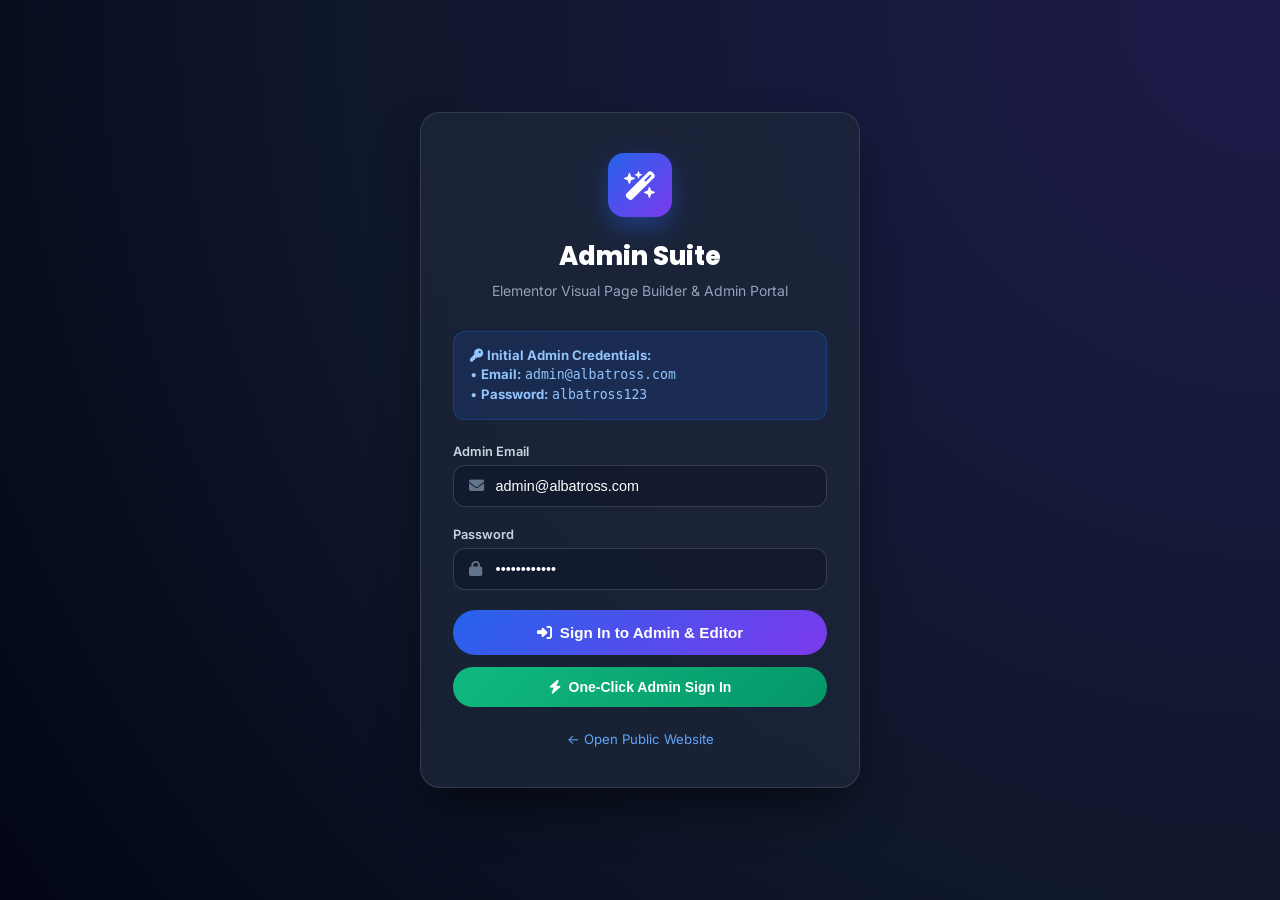
<file: admin-suite/index.html>
﻿<!DOCTYPE html>
<html lang="en">
<head>
  <meta charset="UTF-8"/>
  <meta name="viewport" content="width=device-width, initial-scale=1.0"/>
  <title>MLThub Admin Suite – Elementor Visual Builder</title>
  <link rel="stylesheet" href="https://cdnjs.cloudflare.com/ajax/libs/font-awesome/6.5.0/css/all.min.css"/>
  <link href="https://fonts.googleapis.com/css2?family=Inter:wght@300;400;500;600;700;800&family=Poppins:wght@400;600;700;800&display=swap" rel="stylesheet"/>
  <link rel="stylesheet" href="editor.css"/>
  <script src="studio-core.js"></script>
  <script>
    // Security Guard: Check authentication
    (function enforceSuiteAuth() {
      const session = window.MLTStudio.getCurrentSession();
      if (!session) {
        window.location.href = 'login.html';
      }
    })();
  </script>
</head>
<body>

<!-- ====== TOP CONTROL BAR ====== -->
<header class="studio-topbar">
  <div class="topbar-left">
    <div class="studio-brand">
      <div class="brand-icon"><i class="fa-solid fa-wand-magic-sparkles"></i></div>
      <div class="brand-info">
        <span class="brand-title">MLThub Suite</span>
        <span class="brand-tag">Visual Builder & Admin</span>
      </div>
    </div>

    <!-- Mode Tabs -->
    <div class="mode-tabs">
      <button class="mode-tab active" onclick="switchMode('builder', this)"><i class="fa-solid fa-pen-ruler"></i> Page Builder</button>
      <button class="mode-tab" onclick="switchMode('pptEditor', this)"><i class="fa-solid fa-file-powerpoint" style="color:#f59e0b;"></i> PPT Editor</button>
      <button class="mode-tab" onclick="switchMode('subjects', this)"><i class="fa-solid fa-book-medical"></i> Subjects</button>
      <button class="mode-tab" onclick="switchMode('customSection', this)"><i class="fa-solid fa-square-plus"></i> Add Section</button>
      <button class="mode-tab" onclick="switchMode('users', this)"><i class="fa-solid fa-users-gear"></i> Admins</button>
      <button class="mode-tab" onclick="switchMode('settings', this)"><i class="fa-solid fa-sliders"></i> Settings</button>
    </div>
  </div>

  <div class="topbar-center">
    <!-- Responsive Devices Switcher -->
    <div class="device-switcher">
      <button class="device-btn active" title="Desktop View" onclick="setDevice('desktop', this)"><i class="fa-solid fa-desktop"></i></button>
      <button class="device-btn" title="Tablet View" onclick="setDevice('tablet', this)"><i class="fa-solid fa-tablet-screen-button"></i></button>
      <button class="device-btn" title="Mobile View" onclick="setDevice('mobile', this)"><i class="fa-solid fa-mobile-screen"></i></button>
    </div>
  </div>

  <div class="topbar-right">
    <button class="btn btn-upload-top" onclick="triggerPptUploadFromMedia()" title="Add PPT from Phone or Laptop">
      <i class="fa-solid fa-circle-plus"></i> + Add PPT from Media
    </button>
    <div class="save-status" id="saveStatus"><i class="fa-solid fa-circle-check"></i> All changes saved</div>
    <button class="btn btn-discard" onclick="discardChanges()"><i class="fa-solid fa-rotate-left"></i> Discard</button>
    <button class="btn btn-save" onclick="saveAndPublish()"><i class="fa-solid fa-cloud-arrow-up"></i> Save & Publish</button>
    <button class="btn btn-logout" onclick="handleSuiteLogout()" title="Logout"><i class="fa-solid fa-right-from-bracket"></i></button>
  </div>
</header>

<!-- ====== STUDIO MAIN WORKSPACE ====== -->
<div class="studio-workspace">

  <!-- LEFT INSPECTOR PANEL (ELEMENTOR STYLE) -->
  <aside class="editor-sidebar" id="editorSidebar">

    <!-- MODE 1: VISUAL PAGE BUILDER ACCORDIONS -->
    <div class="editor-mode-panel active" id="panel-builder">

      <div class="panel-header">
        <h3><i class="fa-solid fa-sliders"></i> Elementor Visual Inspector</h3>
        <p>Edit text, titles, colors & sections live on the right preview</p>
      </div>

      <!-- Accordion 1: Header & Brand -->
      <div class="editor-acc-item">
        <button class="acc-title" onclick="toggleAcc(this)">
          <span><i class="fa-solid fa-dna"></i> Header & Brand Logo</span>
          <i class="fa-solid fa-chevron-down acc-arrow"></i>
        </button>
        <div class="acc-body">
          <div class="field-group">
            <label>Brand Name</label>
            <input type="text" data-path="header.brandName" oninput="handleLiveInput(this)"/>
          </div>
          <div class="field-group">
            <label>Brand Subtitle</label>
            <input type="text" data-path="header.brandSub" oninput="handleLiveInput(this)"/>
          </div>
          <div class="field-group">
            <label>Logo Icon (FontAwesome)</label>
            <input type="text" data-path="header.logoIcon" oninput="handleLiveInput(this)"/>
          </div>
        </div>
      </div>

      <!-- Accordion 2: Hero Section -->
      <div class="editor-acc-item">
        <button class="acc-title" onclick="toggleAcc(this)">
          <span><i class="fa-solid fa-star"></i> Hero Section</span>
          <i class="fa-solid fa-chevron-down acc-arrow"></i>
        </button>
        <div class="acc-body">
          <div class="field-group">
            <label>Top Badge Text</label>
            <input type="text" data-path="hero.badge" oninput="handleLiveInput(this)"/>
          </div>
          <div class="field-group">
            <label>Title Line 1</label>
            <input type="text" data-path="hero.titleLine1" oninput="handleLiveInput(this)"/>
          </div>
          <div class="field-group">
            <label>Highlighted Word (Gradient)</label>
            <input type="text" data-path="hero.highlightText" oninput="handleLiveInput(this)"/>
          </div>
          <div class="field-group">
            <label>Title Line 2</label>
            <input type="text" data-path="hero.titleLine2" oninput="handleLiveInput(this)"/>
          </div>
          <div class="field-group">
            <label>Hero Subtitle</label>
            <textarea data-path="hero.subtitle" rows="3" oninput="handleLiveInput(this)"></textarea>
          </div>
          <div class="field-group">
            <label>Search Placeholder Text</label>
            <input type="text" data-path="hero.searchPlaceholder" oninput="handleLiveInput(this)"/>
          </div>
          <div class="field-row">
            <div class="field-group"><label>Stat 1 Number</label><input type="text" data-path="hero.stat1Num" oninput="handleLiveInput(this)"/></div>
            <div class="field-group"><label>Stat 1 Label</label><input type="text" data-path="hero.stat1Label" oninput="handleLiveInput(this)"/></div>
          </div>
          <div class="field-row">
            <div class="field-group"><label>Stat 2 Number</label><input type="text" data-path="hero.stat2Num" oninput="handleLiveInput(this)"/></div>
            <div class="field-group"><label>Stat 2 Label</label><input type="text" data-path="hero.stat2Label" oninput="handleLiveInput(this)"/></div>
          </div>
        </div>
      </div>

      <!-- Accordion 3: Medical Subjects Header -->
      <div class="editor-acc-item">
        <button class="acc-title" onclick="toggleAcc(this)">
          <span><i class="fa-solid fa-book-medical"></i> Subjects Section Title</span>
          <i class="fa-solid fa-chevron-down acc-arrow"></i>
        </button>
        <div class="acc-body">
          <div class="field-group">
            <label>Section Badge</label>
            <input type="text" data-path="subjectsSection.badge" oninput="handleLiveInput(this)"/>
          </div>
          <div class="field-group">
            <label>Section Title</label>
            <input type="text" data-path="subjectsSection.title" oninput="handleLiveInput(this)"/>
          </div>
          <div class="field-group">
            <label>Section Subtitle</label>
            <textarea data-path="subjectsSection.subtitle" rows="2" oninput="handleLiveInput(this)"></textarea>
          </div>
        </div>
      </div>

      <!-- Accordion 4: Featured Presentations Header -->
      <div class="editor-acc-item">
        <button class="acc-title" onclick="toggleAcc(this)">
          <span><i class="fa-solid fa-fire"></i> Featured Section Title</span>
          <i class="fa-solid fa-chevron-down acc-arrow"></i>
        </button>
        <div class="acc-body">
          <div class="field-group">
            <label>Section Badge</label>
            <input type="text" data-path="featuredSection.badge" oninput="handleLiveInput(this)"/>
          </div>
          <div class="field-group">
            <label>Section Title</label>
            <input type="text" data-path="featuredSection.title" oninput="handleLiveInput(this)"/>
          </div>
          <div class="field-group">
            <label>Section Subtitle</label>
            <textarea data-path="featuredSection.subtitle" rows="2" oninput="handleLiveInput(this)"></textarea>
          </div>
        </div>
      </div>

      <!-- Accordion 5: How It Works -->
      <div class="editor-acc-item">
        <button class="acc-title" onclick="toggleAcc(this)">
          <span><i class="fa-solid fa-list-check"></i> How It Works Steps</span>
          <i class="fa-solid fa-chevron-down acc-arrow"></i>
        </button>
        <div class="acc-body" id="accHowItWorks"></div>
      </div>

      <!-- Accordion 6: FAQ Accordion Editor -->
      <div class="editor-acc-item">
        <button class="acc-title" onclick="toggleAcc(this)">
          <span><i class="fa-solid fa-circle-question"></i> FAQ Questions & Answers</span>
          <i class="fa-solid fa-chevron-down acc-arrow"></i>
        </button>
        <div class="acc-body">
          <div id="faqListEditor"></div>
          <button class="btn btn-outline btn-full" style="margin-top:.75rem;" onclick="addNewFaqItem()"><i class="fa-solid fa-plus"></i> Add New FAQ Question</button>
        </div>
      </div>

      <!-- Accordion 7: Contact Section -->
      <div class="editor-acc-item">
        <button class="acc-title" onclick="toggleAcc(this)">
          <span><i class="fa-solid fa-envelope"></i> Contact Section</span>
          <i class="fa-solid fa-chevron-down acc-arrow"></i>
        </button>
        <div class="acc-body">
          <div class="field-group"><label>Section Title</label><input type="text" data-path="contactSection.title" oninput="handleLiveInput(this)"/></div>
          <div class="field-group"><label>Support Email</label><input type="email" data-path="contactSection.email" oninput="handleLiveInput(this)"/></div>
          <div class="field-group"><label>Support Phone</label><input type="text" data-path="contactSection.phone" oninput="handleLiveInput(this)"/></div>
          <div class="field-group"><label>Working Hours</label><input type="text" data-path="contactSection.hours" oninput="handleLiveInput(this)"/></div>
        </div>
      </div>

      <!-- Accordion 8: Footer -->
      <div class="editor-acc-item">
        <button class="acc-title" onclick="toggleAcc(this)">
          <span><i class="fa-solid fa-shoe-prints"></i> Footer & Copyright</span>
          <i class="fa-solid fa-chevron-down acc-arrow"></i>
        </button>
        <div class="acc-body">
          <div class="field-group"><label>Footer Description</label><textarea data-path="footer.desc" rows="3" oninput="handleLiveInput(this)"></textarea></div>
          <div class="field-group"><label>Copyright Text</label><input type="text" data-path="footer.copyright" oninput="handleLiveInput(this)"/></div>
        </div>
      </div>

    </div>

    <!-- MODE: PPT PRESENTATIONS EDITOR -->
    <div class="editor-mode-panel" id="panel-pptEditor">
      <div class="panel-header">
        <h3><i class="fa-solid fa-file-powerpoint" style="color:#f59e0b;"></i> PPT Presentations Editor</h3>
        <p>Create new PPTs, design slide decks, and set pricing</p>
      </div>

      <div class="field-group" style="margin-bottom:1rem;">
        <label>Select Medical Subject</label>
        <select id="pptEditorSubjectFilter" onchange="renderPptEditorList()"></select>
      </div>

      <!-- Prominent Upload from Phone/Laptop Media Card with Plus Icon -->
      <div class="ppt-media-upload-card" onclick="triggerPptUploadFromMedia()" ondragover="handleDragOverPpt(event)" ondragleave="handleDragLeavePpt(event)" ondrop="handleDropPpt(event)">
        <div class="plus-icon-badge">
          <i class="fa-solid fa-plus"></i>
        </div>
        <div class="upload-card-content">
          <span class="upload-card-title">Add PPT from Media</span>
          <span class="upload-card-desc">Pick from Phone/Laptop (.pptx, .ppt, .pdf)</span>
        </div>
        <span class="upload-card-pill"><i class="fa-solid fa-file-arrow-up"></i> Upload</span>
      </div>
      <input type="file" id="pptDeviceMediaInput" accept=".ppt,.pptx,.pdf,.ppsx,application/vnd.ms-powerpoint,application/vnd.openxmlformats-officedocument.presentationml.presentation,application/pdf" style="display:none;" onchange="handlePptDeviceFileSelected(this.files)"/>

      <button class="btn btn-save btn-full" onclick="openCreateNewPptModal()" style="margin-bottom:1.25rem;">
        <i class="fa-solid fa-plus"></i> Create Blank PPT Presentation
      </button>

      <div style="display:flex;align-items:center;justify-content:space-between;margin-bottom:.75rem;">
        <span style="font-size:.8rem;font-weight:700;color:white;" id="pptCountLabel">Presentations</span>
      </div>

      <div class="subj-manager-list" id="pptPresentationList"></div>
    </div>

    <!-- MODE 2: SUBJECTS MANAGER -->
    <div class="editor-mode-panel" id="panel-subjects">
      <div class="panel-header">
        <h3><i class="fa-solid fa-book-medical"></i> Manage Subjects</h3>
        <p>Add, edit, change colors or delete medical subjects</p>
      </div>

      <button class="btn btn-save btn-full" onclick="openSuiteAddSubjectModal()" style="margin-bottom:1rem;"><i class="fa-solid fa-plus"></i> Add New Subject</button>
      <div class="subj-manager-list" id="suiteSubjectsList"></div>
    </div>

    <!-- MODE 3: ADD NEW CUSTOM SECTION -->
    <div class="editor-mode-panel" id="panel-customSection">
      <div class="panel-header">
        <h3><i class="fa-solid fa-square-plus"></i> Add Custom Section</h3>
        <p>Build custom section components directly onto the page</p>
      </div>

      <div class="field-group">
        <label>Section Preset Layout</label>
        <select id="customSecLayout">
          <option value="hero">Hero Callout Box</option>
          <option value="cards">3-Column Card Grid</option>
          <option value="banner">Full-Width Announcement Banner</option>
          <option value="features">Feature Checklist Grid</option>
        </select>
      </div>

      <div class="field-group">
        <label>Section Title</label>
        <input type="text" id="customSecTitle" placeholder="e.g. Student Testimonials"/>
      </div>

      <div class="field-group">
        <label>Section Subtitle / Content</label>
        <textarea id="customSecSubtitle" rows="3" placeholder="Enter description or content text..."></textarea>
      </div>

      <div class="field-row">
        <div class="field-group">
          <label>Background Color</label>
          <input type="color" id="customSecBg" value="#f8fafc"/>
        </div>
        <div class="field-group">
          <label>Icon Class</label>
          <input type="text" id="customSecIcon" value="fa-solid fa-star"/>
        </div>
      </div>

      <button class="btn btn-save btn-full" onclick="addCustomSection()"><i class="fa-solid fa-plus"></i> Add Section to Page</button>
      <div id="customSectionsList" style="margin-top:1.5rem;"></div>
    </div>

    <!-- MODE 4: ADMIN USERS MANAGER -->
    <div class="editor-mode-panel" id="panel-users">
      <div class="panel-header">
        <h3><i class="fa-solid fa-users-gear"></i> Manage Administrators</h3>
        <p>Create new admin logins or change existing passwords</p>
      </div>

      <div class="field-group"><label>New Admin Full Name</label><input type="text" id="newAdminName"/></div>
      <div class="field-group"><label>New Admin Email</label><input type="email" id="newAdminEmail"/></div>
      <div class="field-group"><label>Password</label><input type="password" id="newAdminPass"/></div>
      <button class="btn btn-save btn-full" onclick="createNewAdminInSuite()"><i class="fa-solid fa-user-plus"></i> Create Admin Account</button>

      <h4 style="margin:1.5rem 0 .75rem;font-size:.9rem;color:white;">Current Administrators</h4>
      <div id="suiteAdminUsersList"></div>
    </div>

    <!-- MODE 5: SETTINGS & PAYMENT GATEWAYS -->
    <div class="editor-mode-panel" id="panel-settings">
      <div class="panel-header">
        <h3><i class="fa-solid fa-credit-card"></i> Payment Methods Gateway</h3>
        <p>Configure local & international payment options for customers</p>
      </div>

      <div class="field-group">
        <label><i class="fa-solid fa-wallet" style="color:#10b981;"></i> EasyPaisa Account Number</label>
        <input type="text" id="suiteEpNumber" placeholder="03017654321" oninput="saveSuitePaymentConfig()"/>
      </div>
      <div class="field-group">
        <label><i class="fa-solid fa-money-bill-wave" style="color:#ef4444;"></i> JazzCash Account Number</label>
        <input type="text" id="suiteJcNumber" placeholder="03009876543" oninput="saveSuitePaymentConfig()"/>
      </div>
      <div class="field-group">
        <label><i class="fa-brands fa-paypal" style="color:#0079c1;"></i> PayPal Business Email</label>
        <input type="email" id="suitePaypalEmail" placeholder="payments@albatross.com" oninput="saveSuitePaymentConfig()"/>
      </div>
      <div class="field-group">
        <label><i class="fa-solid fa-building-columns" style="color:#8b5cf6;"></i> Bank Name</label>
        <input type="text" id="suiteBankName" placeholder="Meezan Bank Ltd." oninput="saveSuitePaymentConfig()"/>
      </div>
      <div class="field-group">
        <label>Account Title</label>
        <input type="text" id="suiteBankTitle" placeholder="MLThub by Albatross" oninput="saveSuitePaymentConfig()"/>
      </div>
      <div class="field-group">
        <label>IBAN Number</label>
        <input type="text" id="suiteBankIban" placeholder="PK64MEZN0001234567890101" oninput="saveSuitePaymentConfig()"/>
      </div>
      <div class="field-group">
        <label>Raast ID</label>
        <input type="text" id="suiteBankRaast" placeholder="03001234567" oninput="saveSuitePaymentConfig()"/>
      </div>

      <button class="btn btn-save btn-full" onclick="saveSuitePaymentConfig()" style="margin-top:1rem;margin-bottom:1.5rem;">
        <i class="fa-solid fa-floppy-disk"></i> Save Payment Gateways
      </button>

      <div style="border-top:1px solid rgba(255,255,255,.1);padding-top:1.25rem;">
        <h4 style="font-size:.85rem;color:white;margin-bottom:.5rem;">Danger Zone</h4>
        <button class="btn btn-discard btn-full" onclick="resetSuiteToDefaults()"><i class="fa-solid fa-rotate-left"></i> Reset All Content to Defaults</button>
      </div>
    </div>

  </aside>

  <!-- RIGHT LIVE INTERACTIVE PREVIEW CANVAS -->
  <main class="preview-canvas-wrap">
    <div class="device-frame" id="deviceFrame">
      <div class="frame-bar">
        <div class="frame-dots"><span></span><span></span><span></span></div>
        <div class="frame-url"><i class="fa-solid fa-lock"></i> https://mlthub.com/live-preview</div>
        <button class="frame-refresh" onclick="reloadPreviewIframe()"><i class="fa-solid fa-rotate"></i></button>
      </div>
      <!-- Live Preview pointing to the actual website index.html -->
      <iframe src="../index.html" id="previewIframe" class="preview-iframe"></iframe>
    </div>
  </main>

</div>

<!-- ====== SLIDE-BY-SLIDE PPT BUILDER MODAL ====== -->
<div class="studio-modal-overlay" id="pptSlideModal" style="display:none;" onclick="if(event.target===this)closePptModalEditor()">
  <div class="studio-modal-box">
    <div class="studio-modal-header">
      <div style="display:flex;align-items:center;gap:.75rem;">
        <div style="width:40px;height:40px;border-radius:10px;background:linear-gradient(135deg,#ef4444,#f59e0b);display:flex;align-items:center;justify-content:center;font-size:1.2rem;color:white;">
          <i class="fa-solid fa-file-powerpoint"></i>
        </div>
        <div>
          <h3 id="pptModalTitle" style="font-size:1.1rem;font-weight:700;color:white;">Edit PPT Presentation & Slides</h3>
          <p style="font-size:.75rem;color:var(--muted);">Customize presentation title, pricing, and each slide content</p>
        </div>
      </div>
      <button class="icon-btn" onclick="closePptModalEditor()" style="width:34px;height:34px;"><i class="fa-solid fa-xmark"></i></button>
    </div>

    <div class="studio-modal-body">
      <!-- General Presentation Settings -->
      <div class="field-row" style="margin-bottom:1rem;">
        <div class="field-group">
          <label>Subject</label>
          <select id="modalPptSubjectSelect" onchange="handleModalSubjectChange()"></select>
        </div>
        <div class="field-group">
          <label>Presentation Title</label>
          <input type="text" id="modalPptTitle" placeholder="e.g. Upper Limb Anatomy" required/>
        </div>
      </div>

      <div class="field-row" style="margin-bottom:1.25rem;">
        <div class="field-group">
          <label>Price</label>
          <input type="text" id="modalPptPrice" value="$1.00"/>
        </div>
        <div class="field-group">
          <label>Original Price</label>
          <input type="text" id="modalPptOldPrice" value="$9.99"/>
        </div>
        <div class="field-group">
          <label>Rating</label>
          <input type="text" id="modalPptRating" value="4.9"/>
        </div>
      <!-- Media File Attachment from Phone/Laptop -->
      <div class="modal-attachment-section">
        <label style="display:flex;align-items:center;justify-content:space-between;margin-bottom:.4rem;">
          <span style="font-weight:700;color:#cbd5e1;font-size:.8rem;"><i class="fa-solid fa-paperclip" style="color:#60a5fa;"></i> Attached Presentation File (Phone / Laptop Media)</span>
          <span style="font-size:.7rem;color:var(--muted);">Format: .pptx, .ppt, .pdf</span>
        </label>
        <div class="attachment-box" id="modalAttachmentBox">
          <div class="attachment-empty" id="attachmentEmptyView">
            <button type="button" class="btn btn-attach" onclick="triggerModalMediaUpload()">
              <i class="fa-solid fa-plus"></i> Attach PPT / PPTX from Device Media
            </button>
            <span class="attachment-note">Upload your original slide deck for student downloads</span>
          </div>
          <div class="attachment-filled" id="attachmentFilledView" style="display:none;">
            <div class="file-badge-icon"><i class="fa-solid fa-file-powerpoint"></i></div>
            <div class="file-badge-info">
              <div class="file-badge-name" id="modalAttachedFileName">Presentation.pptx</div>
              <div class="file-badge-meta" id="modalAttachedFileMeta">12.4 MB · Ready for student downloads</div>
            </div>
            <div class="file-badge-actions">
              <button type="button" class="btn btn-sm btn-outline" onclick="testDownloadModalFile()" title="Test Download"><i class="fa-solid fa-download"></i></button>
              <button type="button" class="btn btn-sm btn-danger" onclick="removeModalAttachedFile()" title="Remove File"><i class="fa-solid fa-trash"></i></button>
            </div>
          </div>
        </div>
        <input type="file" id="modalMediaFileInput" accept=".ppt,.pptx,.pdf,.ppsx,application/vnd.ms-powerpoint,application/vnd.openxmlformats-officedocument.presentationml.presentation,application/pdf" style="display:none;" onchange="handleModalMediaFileSelected(this.files)"/>
      </div>

      <div class="slide-editor-layout">
        <!-- Slide Selector Column -->
        <div class="slide-nav-col">
          <div style="display:flex;align-items:center;justify-content:space-between;margin-bottom:.5rem;">
            <span style="font-size:.75rem;font-weight:700;color:var(--muted);text-transform:uppercase;">Slides</span>
            <button class="btn btn-save btn-sm" onclick="addNewSlideToCurrentPpt()" style="padding:.25rem .6rem;font-size:.7rem;"><i class="fa-solid fa-plus"></i> Slide</button>
          </div>
          <div class="slide-nav-tabs" id="modalSlideTabs"></div>
        </div>

        <!-- Slide Content Edit Column -->
        <div class="slide-edit-col">
          <div style="display:flex;align-items:center;justify-content:space-between;margin-bottom:.75rem;">
            <h4 id="activeSlideLabel" style="font-size:.9rem;color:white;font-weight:700;">Slide 1 of 10</h4>
            <button class="icon-btn icon-btn-danger" id="deleteSlideBtn" onclick="deleteCurrentSlide()" title="Delete Slide"><i class="fa-solid fa-trash"></i></button>
          </div>

          <div class="field-row" style="margin-bottom:.75rem;">
            <div class="field-group" style="flex:2;">
              <label>Slide Title</label>
              <input type="text" id="activeSlideTitle" oninput="updateActiveSlideContent()"/>
            </div>
            <div class="field-group" style="flex:1;">
              <label>Icon / Emoji</label>
              <input type="text" id="activeSlideIcon" value="🦴" oninput="updateActiveSlideContent()"/>
            </div>
          </div>

          <div class="field-group" style="margin-bottom:1rem;">
            <label>Slide Body Content (Use bullet points • for key points)</label>
            <textarea id="activeSlideBody" rows="6" oninput="updateActiveSlideContent()" placeholder="• Key diagnostic criteria&#10;• First line investigations&#10;• Clinical management"></textarea>
          </div>

          <!-- Live Card Preview of the Slide -->
          <div class="slide-preview-box">
            <div style="font-size:.65rem;font-weight:800;color:#64748b;letter-spacing:.08em;margin-bottom:.3rem;" id="prevCardNum">SLIDE 1 OF 10</div>
            <div style="font-size:2rem;margin-bottom:.4rem;" id="prevCardIcon">🦴</div>
            <div style="font-size:1.1rem;font-weight:800;color:#e2e8f0;margin-bottom:.5rem;" id="prevCardTitle">Introduction to Anatomy</div>
            <div style="font-size:.8rem;color:#94a3b8;line-height:1.6;" id="prevCardBody">Bullet points...</div>
          </div>
        </div>
      </div>
    </div>

    <div class="studio-modal-footer">
      <button class="btn btn-discard" onclick="closePptModalEditor()">Cancel</button>
      <button class="btn btn-save" onclick="saveCurrentPptModal()"><i class="fa-solid fa-floppy-disk"></i> Save PPT Presentation</button>
    </div>
  </div>
</div>

<!-- TOAST -->
<div class="studio-toast" id="suiteToast"></div>

<script src="file-storage.js"></script>
<script src="editor.js"></script>
</body>
</html>
</file>
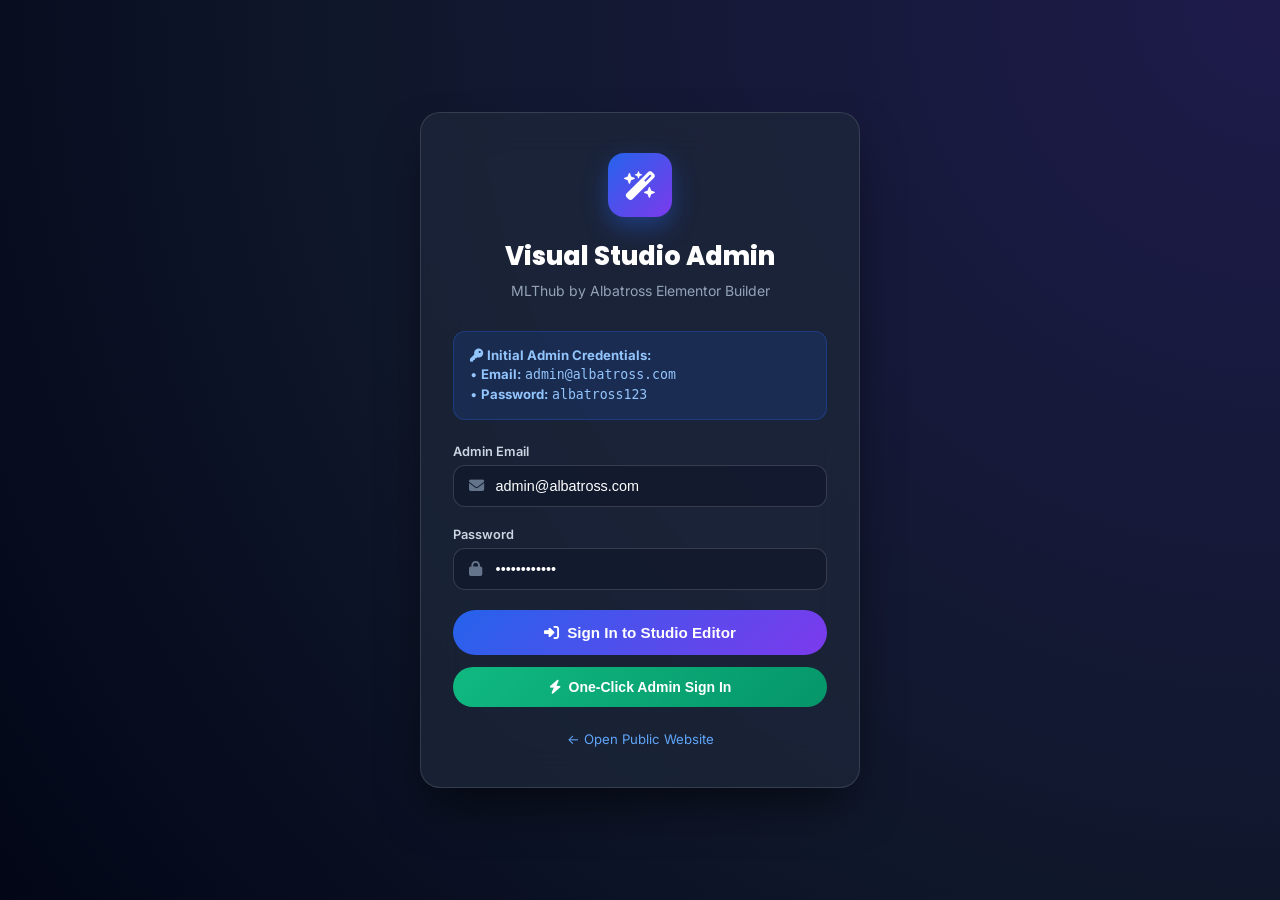
<file: studio/index.html>
<!DOCTYPE html>
<html lang="en">
<head>
  <meta charset="UTF-8"/>
  <meta name="viewport" content="width=device-width, initial-scale=1.0"/>
  <title>MLThub Studio – Elementor-Style Visual Page Builder & Admin</title>
  <link rel="stylesheet" href="https://cdnjs.cloudflare.com/ajax/libs/font-awesome/6.5.0/css/all.min.css"/>
  <link href="https://fonts.googleapis.com/css2?family=Inter:wght@300;400;500;600;700;800&family=Poppins:wght@400;600;700;800&display=swap" rel="stylesheet"/>
  <link rel="stylesheet" href="editor.css"/>
  <script src="studio-core.js"></script>
  <script>
    // Security Guard: Ensure admin is authenticated
    (function enforceStudioAuth() {
      const session = window.MLTStudio.getCurrentSession();
      if (!session) {
        window.location.href = 'login.html';
      }
    })();
  </script>
</head>
<body>

<!-- ====== TOP CONTROL BAR ====== -->
<header class="studio-topbar">
  <div class="topbar-left">
    <div class="studio-brand">
      <div class="brand-icon"><i class="fa-solid fa-wand-magic-sparkles"></i></div>
      <div class="brand-info">
        <span class="brand-title">MLThub Studio</span>
        <span class="brand-tag">Visual Builder & Admin</span>
      </div>
    </div>

    <!-- Mode Tabs -->
    <div class="mode-tabs">
      <button class="mode-tab active" onclick="switchMode('builder', this)"><i class="fa-solid fa-pen-ruler"></i> Page Builder</button>
      <button class="mode-tab" onclick="switchMode('subjects', this)"><i class="fa-solid fa-book-medical"></i> Subjects & PPTs</button>
      <button class="mode-tab" onclick="switchMode('customSection', this)"><i class="fa-solid fa-square-plus"></i> Add Section</button>
      <button class="mode-tab" onclick="switchMode('users', this)"><i class="fa-solid fa-users-gear"></i> Admins</button>
      <button class="mode-tab" onclick="switchMode('settings', this)"><i class="fa-solid fa-sliders"></i> Settings</button>
    </div>
  </div>

  <div class="topbar-center">
    <!-- Responsive Devices Switcher -->
    <div class="device-switcher">
      <button class="device-btn active" title="Desktop View" onclick="setDevice('desktop', this)"><i class="fa-solid fa-desktop"></i></button>
      <button class="device-btn" title="Tablet View" onclick="setDevice('tablet', this)"><i class="fa-solid fa-tablet-screen-button"></i></button>
      <button class="device-btn" title="Mobile View" onclick="setDevice('mobile', this)"><i class="fa-solid fa-mobile-screen"></i></button>
    </div>
  </div>

  <div class="topbar-right">
    <div class="save-status" id="saveStatus"><i class="fa-solid fa-circle-check"></i> All changes saved</div>
    <button class="btn btn-discard" onclick="discardChanges()"><i class="fa-solid fa-rotate-left"></i> Discard</button>
    <button class="btn btn-save" onclick="saveAndPublish()"><i class="fa-solid fa-cloud-arrow-up"></i> Save & Publish</button>
    <button class="btn btn-logout" onclick="handleStudioLogout()" title="Logout"><i class="fa-solid fa-right-from-bracket"></i></button>
  </div>
</header>

<!-- ====== STUDIO MAIN WORKSPACE ====== -->
<div class="studio-workspace">

  <!-- LEFT INSPECTOR PANEL (ELEMENTOR STYLE) -->
  <aside class="editor-sidebar" id="editorSidebar">

    <!-- MODE 1: VISUAL PAGE BUILDER ACCORDIONS -->
    <div class="editor-mode-panel active" id="panel-builder">

      <div class="panel-header">
        <h3><i class="fa-solid fa-sliders"></i> Elementor Visual Inspector</h3>
        <p>Edit text, titles, colors & sections live on the right preview</p>
      </div>

      <!-- Accordion 1: Header & Brand -->
      <div class="editor-acc-item">
        <button class="acc-title" onclick="toggleAcc(this)">
          <span><i class="fa-solid fa-dna"></i> Header & Brand Logo</span>
          <i class="fa-solid fa-chevron-down acc-arrow"></i>
        </button>
        <div class="acc-body">
          <div class="field-group">
            <label>Brand Name</label>
            <input type="text" data-path="header.brandName" oninput="handleLiveInput(this)"/>
          </div>
          <div class="field-group">
            <label>Brand Subtitle</label>
            <input type="text" data-path="header.brandSub" oninput="handleLiveInput(this)"/>
          </div>
          <div class="field-group">
            <label>Logo Icon (FontAwesome)</label>
            <input type="text" data-path="header.logoIcon" oninput="handleLiveInput(this)"/>
          </div>
        </div>
      </div>

      <!-- Accordion 2: Hero Section -->
      <div class="editor-acc-item">
        <button class="acc-title" onclick="toggleAcc(this)">
          <span><i class="fa-solid fa-star"></i> Hero Section</span>
          <i class="fa-solid fa-chevron-down acc-arrow"></i>
        </button>
        <div class="acc-body">
          <div class="field-group">
            <label>Top Badge Text</label>
            <input type="text" data-path="hero.badge" oninput="handleLiveInput(this)"/>
          </div>
          <div class="field-group">
            <label>Title Line 1</label>
            <input type="text" data-path="hero.titleLine1" oninput="handleLiveInput(this)"/>
          </div>
          <div class="field-group">
            <label>Highlighted Word (Gradient)</label>
            <input type="text" data-path="hero.highlightText" oninput="handleLiveInput(this)"/>
          </div>
          <div class="field-group">
            <label>Title Line 2</label>
            <input type="text" data-path="hero.titleLine2" oninput="handleLiveInput(this)"/>
          </div>
          <div class="field-group">
            <label>Hero Subtitle</label>
            <textarea data-path="hero.subtitle" rows="3" oninput="handleLiveInput(this)"></textarea>
          </div>
          <div class="field-group">
            <label>Search Placeholder Text</label>
            <input type="text" data-path="hero.searchPlaceholder" oninput="handleLiveInput(this)"/>
          </div>
          <div class="field-row">
            <div class="field-group"><label>Stat 1 Number</label><input type="text" data-path="hero.stat1Num" oninput="handleLiveInput(this)"/></div>
            <div class="field-group"><label>Stat 1 Label</label><input type="text" data-path="hero.stat1Label" oninput="handleLiveInput(this)"/></div>
          </div>
          <div class="field-row">
            <div class="field-group"><label>Stat 2 Number</label><input type="text" data-path="hero.stat2Num" oninput="handleLiveInput(this)"/></div>
            <div class="field-group"><label>Stat 2 Label</label><input type="text" data-path="hero.stat2Label" oninput="handleLiveInput(this)"/></div>
          </div>
        </div>
      </div>

      <!-- Accordion 3: Medical Subjects Header -->
      <div class="editor-acc-item">
        <button class="acc-title" onclick="toggleAcc(this)">
          <span><i class="fa-solid fa-book-medical"></i> Subjects Section Title</span>
          <i class="fa-solid fa-chevron-down acc-arrow"></i>
        </button>
        <div class="acc-body">
          <div class="field-group">
            <label>Section Badge</label>
            <input type="text" data-path="subjectsSection.badge" oninput="handleLiveInput(this)"/>
          </div>
          <div class="field-group">
            <label>Section Title</label>
            <input type="text" data-path="subjectsSection.title" oninput="handleLiveInput(this)"/>
          </div>
          <div class="field-group">
            <label>Section Subtitle</label>
            <textarea data-path="subjectsSection.subtitle" rows="2" oninput="handleLiveInput(this)"></textarea>
          </div>
        </div>
      </div>

      <!-- Accordion 4: Featured Presentations Header -->
      <div class="editor-acc-item">
        <button class="acc-title" onclick="toggleAcc(this)">
          <span><i class="fa-solid fa-fire"></i> Featured Section Title</span>
          <i class="fa-solid fa-chevron-down acc-arrow"></i>
        </button>
        <div class="acc-body">
          <div class="field-group">
            <label>Section Badge</label>
            <input type="text" data-path="featuredSection.badge" oninput="handleLiveInput(this)"/>
          </div>
          <div class="field-group">
            <label>Section Title</label>
            <input type="text" data-path="featuredSection.title" oninput="handleLiveInput(this)"/>
          </div>
          <div class="field-group">
            <label>Section Subtitle</label>
            <textarea data-path="featuredSection.subtitle" rows="2" oninput="handleLiveInput(this)"></textarea>
          </div>
        </div>
      </div>

      <!-- Accordion 5: How It Works -->
      <div class="editor-acc-item">
        <button class="acc-title" onclick="toggleAcc(this)">
          <span><i class="fa-solid fa-list-check"></i> How It Works Steps</span>
          <i class="fa-solid fa-chevron-down acc-arrow"></i>
        </button>
        <div class="acc-body" id="accHowItWorks">
          <!-- Dynamically filled -->
        </div>
      </div>

      <!-- Accordion 6: FAQ Accordion Editor -->
      <div class="editor-acc-item">
        <button class="acc-title" onclick="toggleAcc(this)">
          <span><i class="fa-solid fa-circle-question"></i> FAQ Questions & Answers</span>
          <i class="fa-solid fa-chevron-down acc-arrow"></i>
        </button>
        <div class="acc-body">
          <div id="faqListEditor"></div>
          <button class="btn btn-outline btn-full" style="margin-top:.75rem;" onclick="addNewFaqItem()"><i class="fa-solid fa-plus"></i> Add New FAQ Question</button>
        </div>
      </div>

      <!-- Accordion 7: Contact Section -->
      <div class="editor-acc-item">
        <button class="acc-title" onclick="toggleAcc(this)">
          <span><i class="fa-solid fa-envelope"></i> Contact Section</span>
          <i class="fa-solid fa-chevron-down acc-arrow"></i>
        </button>
        <div class="acc-body">
          <div class="field-group"><label>Section Title</label><input type="text" data-path="contactSection.title" oninput="handleLiveInput(this)"/></div>
          <div class="field-group"><label>Support Email</label><input type="email" data-path="contactSection.email" oninput="handleLiveInput(this)"/></div>
          <div class="field-group"><label>Support Phone</label><input type="text" data-path="contactSection.phone" oninput="handleLiveInput(this)"/></div>
          <div class="field-group"><label>Working Hours</label><input type="text" data-path="contactSection.hours" oninput="handleLiveInput(this)"/></div>
        </div>
      </div>

      <!-- Accordion 8: Footer -->
      <div class="editor-acc-item">
        <button class="acc-title" onclick="toggleAcc(this)">
          <span><i class="fa-solid fa-shoe-prints"></i> Footer & Copyright</span>
          <i class="fa-solid fa-chevron-down acc-arrow"></i>
        </button>
        <div class="acc-body">
          <div class="field-group"><label>Footer Description</label><textarea data-path="footer.desc" rows="3" oninput="handleLiveInput(this)"></textarea></div>
          <div class="field-group"><label>Copyright Text</label><input type="text" data-path="footer.copyright" oninput="handleLiveInput(this)"/></div>
        </div>
      </div>

    </div>

    <!-- MODE 2: SUBJECTS & PPTS MANAGER -->
    <div class="editor-mode-panel" id="panel-subjects">
      <div class="panel-header">
        <h3><i class="fa-solid fa-book-medical"></i> Manage Subjects & PPTs</h3>
        <p>Add, edit, change colors or delete medical subjects</p>
      </div>

      <button class="btn btn-save btn-full" onclick="openStudioAddSubjectModal()" style="margin-bottom:1rem;"><i class="fa-solid fa-plus"></i> Add New Subject</button>
      <div class="subj-manager-list" id="studioSubjectsList"></div>
    </div>

    <!-- MODE 3: ADD NEW CUSTOM SECTION -->
    <div class="editor-mode-panel" id="panel-customSection">
      <div class="panel-header">
        <h3><i class="fa-solid fa-square-plus"></i> Add Custom Section</h3>
        <p>Build custom section components directly onto the page</p>
      </div>

      <div class="field-group">
        <label>Section Preset Layout</label>
        <select id="customSecLayout">
          <option value="hero">Hero Callout Box</option>
          <option value="cards">3-Column Card Grid</option>
          <option value="banner">Full-Width Announcement Banner</option>
          <option value="features">Feature Checklist Grid</option>
        </select>
      </div>

      <div class="field-group">
        <label>Section Title</label>
        <input type="text" id="customSecTitle" placeholder="e.g. Student Testimonials"/>
      </div>

      <div class="field-group">
        <label>Section Subtitle / Content</label>
        <textarea id="customSecSubtitle" rows="3" placeholder="Enter description or content text..."></textarea>
      </div>

      <div class="field-row">
        <div class="field-group">
          <label>Background Color</label>
          <input type="color" id="customSecBg" value="#f8fafc"/>
        </div>
        <div class="field-group">
          <label>Icon Class</label>
          <input type="text" id="customSecIcon" value="fa-solid fa-star"/>
        </div>
      </div>

      <button class="btn btn-save btn-full" onclick="addCustomSection()"><i class="fa-solid fa-plus"></i> Add Section to Page</button>
      <div id="customSectionsList" style="margin-top:1.5rem;"></div>
    </div>

    <!-- MODE 4: ADMIN USERS MANAGER -->
    <div class="editor-mode-panel" id="panel-users">
      <div class="panel-header">
        <h3><i class="fa-solid fa-users-gear"></i> Manage Administrators</h3>
        <p>Create new admin logins or change existing passwords</p>
      </div>

      <div class="field-group"><label>New Admin Full Name</label><input type="text" id="newAdminName"/></div>
      <div class="field-group"><label>New Admin Email</label><input type="email" id="newAdminEmail"/></div>
      <div class="field-group"><label>Password</label><input type="password" id="newAdminPass"/></div>
      <button class="btn btn-save btn-full" onclick="createNewAdminInStudio()"><i class="fa-solid fa-user-plus"></i> Create Admin Account</button>

      <h4 style="margin:1.5rem 0 .75rem;font-size:.9rem;color:white;">Current Administrators</h4>
      <div id="studioAdminUsersList"></div>
    </div>

    <!-- MODE 5: SETTINGS -->
    <div class="editor-mode-panel" id="panel-settings">
      <div class="panel-header">
        <h3><i class="fa-solid fa-sliders"></i> Studio Configuration</h3>
      </div>
      <button class="btn btn-discard btn-full" onclick="resetStudioToDefaults()"><i class="fa-solid fa-rotate-left"></i> Reset All Content to Defaults</button>
    </div>

  </aside>

  <!-- RIGHT LIVE INTERACTIVE PREVIEW CANVAS -->
  <main class="preview-canvas-wrap">
    <div class="device-frame" id="deviceFrame">
      <div class="frame-bar">
        <div class="frame-dots"><span></span><span></span><span></span></div>
        <div class="frame-url"><i class="fa-solid fa-lock"></i> https://mlthub.com/live-preview</div>
        <button class="frame-refresh" onclick="reloadPreviewIframe()"><i class="fa-solid fa-rotate"></i></button>
      </div>
      <iframe src="../index.html" id="previewIframe" class="preview-iframe"></iframe>
    </div>
  </main>

</div>

<!-- STUDIO TOAST -->
<div class="studio-toast" id="studioToast"></div>

<script src="editor.js"></script>
</body>
</html>
</file>
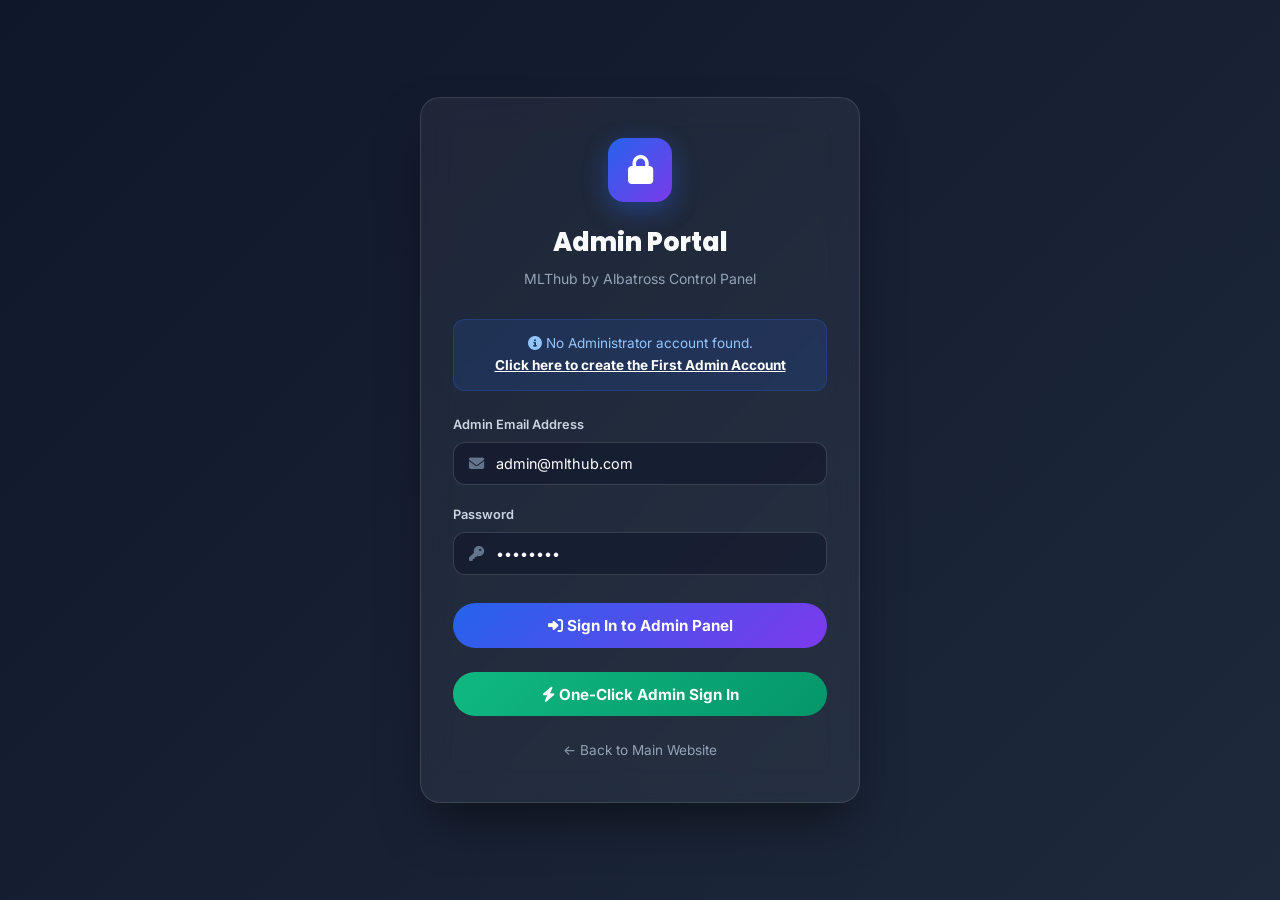
<file: admin-login.html>
<!DOCTYPE html>
<html lang="en">
<head>
  <meta charset="UTF-8"/>
  <meta name="viewport" content="width=device-width, initial-scale=1.0"/>
  <title>Admin Login – MLThub by Albatross</title>
  <link rel="stylesheet" href="https://cdnjs.cloudflare.com/ajax/libs/font-awesome/6.5.0/css/all.min.css"/>
  <link href="https://fonts.googleapis.com/css2?family=Inter:wght@300;400;500;600;700;800&family=Poppins:wght@400;600;700;800&display=swap" rel="stylesheet"/>
  <link rel="stylesheet" href="style.css"/>
  <style>
    body {
      background: linear-gradient(135deg, #0f172a 0%, #1e293b 100%);
      min-height: 100vh;
      display: flex;
      align-items: center;
      justify-content: center;
      padding: 2rem 1rem;
      color: #f8fafc;
    }
    .login-card {
      background: rgba(255, 255, 255, 0.05);
      backdrop-filter: blur(16px);
      border: 1px solid rgba(255, 255, 255, 0.12);
      border-radius: var(--radius-lg);
      padding: 2.5rem 2rem;
      max-width: 440px;
      width: 100%;
      box-shadow: 0 25px 50px -12px rgba(0, 0, 0, 0.5);
    }
    .login-header-icon {
      width: 64px;
      height: 64px;
      border-radius: 16px;
      background: linear-gradient(135deg, var(--primary), var(--secondary));
      display: flex;
      align-items: center;
      justify-content: center;
      font-size: 1.8rem;
      color: white;
      margin: 0 auto 1.25rem;
      box-shadow: 0 8px 24px rgba(37,99,235,0.4);
    }
    .login-title {
      font-family: var(--font-display);
      font-size: 1.6rem;
      font-weight: 800;
      text-align: center;
      margin-bottom: 0.35rem;
    }
    .login-subtitle {
      text-align: center;
      color: #94a3b8;
      font-size: 0.875rem;
      margin-bottom: 1.75rem;
    }
    .form-group-custom {
      margin-bottom: 1.25rem;
    }
    .form-group-custom label {
      display: block;
      font-size: 0.8rem;
      font-weight: 600;
      color: #cbd5e1;
      margin-bottom: 0.4rem;
    }
    .input-wrapper {
      position: relative;
    }
    .input-wrapper i {
      position: absolute;
      left: 1rem;
      top: 50%;
      transform: translateY(-50%);
      color: #64748b;
      font-size: 0.95rem;
    }
    .input-wrapper input {
      width: 100%;
      padding: 0.75rem 1rem 0.75rem 2.6rem;
      border-radius: var(--radius);
      border: 1.5px solid rgba(255, 255, 255, 0.15);
      background: rgba(15, 23, 42, 0.6);
      color: white;
      font-size: 0.9rem;
      transition: var(--transition);
    }
    .input-wrapper input:focus {
      border-color: var(--primary);
      box-shadow: 0 0 0 3px rgba(37, 99, 235, 0.25);
    }
    .btn-admin-login {
      width: 100%;
      padding: 0.8rem;
      border-radius: var(--radius-full);
      background: linear-gradient(135deg, var(--primary), var(--secondary));
      color: white;
      font-weight: 700;
      font-size: 0.95rem;
      border: none;
      cursor: pointer;
      margin-top: 0.5rem;
      transition: var(--transition);
    }
    .btn-admin-login:hover {
      opacity: 0.92;
      transform: translateY(-2px);
      box-shadow: 0 10px 25px rgba(37,99,235,0.4);
    }
    .alert-box {
      background: rgba(239, 68, 68, 0.15);
      border: 1px solid rgba(239, 68, 68, 0.3);
      color: #fca5a5;
      padding: 0.75rem 1rem;
      border-radius: var(--radius);
      font-size: 0.85rem;
      margin-bottom: 1.25rem;
      display: none;
    }
    .setup-banner {
      background: rgba(37, 99, 235, 0.15);
      border: 1px solid rgba(37, 99, 235, 0.3);
      color: #93c5fd;
      padding: 0.85rem 1rem;
      border-radius: var(--radius);
      font-size: 0.85rem;
      margin-bottom: 1.5rem;
      text-align: center;
    }
    .setup-banner a {
      color: white;
      font-weight: 700;
      text-decoration: underline;
    }
    .back-home {
      display: block;
      text-align: center;
      color: #94a3b8;
      font-size: 0.85rem;
      margin-top: 1.5rem;
      transition: var(--transition);
    }
    .back-home:hover {
      color: white;
    }
  </style>
</head>
<body>

<div class="login-card">
  <div class="login-header-icon"><i class="fa-solid fa-lock"></i></div>
  <h1 class="login-title">Admin Portal</h1>
  <p class="login-subtitle">MLThub by Albatross Control Panel</p>

  <div id="noAdminBanner" class="setup-banner" style="display:none;">
    <i class="fa-solid fa-circle-info"></i> No Administrator account found.<br/>
    <a href="admin-setup.html">Click here to create the First Admin Account</a>
  </div>

  <div class="alert-box" id="errorAlert"></div>

  <form id="adminLoginForm" onsubmit="handleAdminLogin(event)">
    <div class="form-group-custom">
      <label>Admin Email Address</label>
      <div class="input-wrapper">
        <i class="fa-solid fa-envelope"></i>
        <input type="email" id="loginEmail" value="admin@mlthub.com" placeholder="admin@mlthub.com" required/>
      </div>
    </div>

    <div class="form-group-custom">
      <label>Password</label>
      <div class="input-wrapper">
        <i class="fa-solid fa-key"></i>
        <input type="password" id="loginPassword" value="admin123" placeholder="Enter password" required/>
      </div>
    </div>

    <button type="submit" class="btn-admin-login" id="loginBtn">
      <i class="fa-solid fa-right-to-bracket"></i> Sign In to Admin Panel
    </button>
  </form>

  <div style="margin-top:1rem;text-align:center;">
    <button type="button" onclick="quickAdminLogin()" class="btn-admin-login" style="background:linear-gradient(135deg, #10b981, #059669);">
      <i class="fa-solid fa-bolt"></i> One-Click Admin Sign In
    </button>
  </div>

  <a href="index.html" class="back-home">← Back to Main Website</a>
</div>

<script src="admin-db.js"></script>
<script>
  document.addEventListener('DOMContentLoaded', () => {
    // Check if session already valid
    const session = window.MLTDB.getCurrentSession();
    if (session && (session.role === 'Admin' || session.role === 'SuperAdmin')) {
      window.location.href = 'admin.html';
      return;
    }

    // Check if any admin account exists
    if (!window.MLTDB.hasAdminAccounts()) {
      document.getElementById('noAdminBanner').style.display = 'block';
    }
  });

  async function handleAdminLogin(e) {
    e.preventDefault();
    const alertBox = document.getElementById('errorAlert');
    const loginBtn = document.getElementById('loginBtn');
    alertBox.style.display = 'none';

    const email = document.getElementById('loginEmail').value;
    const password = document.getElementById('loginPassword').value;

    try {
      loginBtn.disabled = true;
      loginBtn.innerHTML = '<i class="fa-solid fa-circle-notch fa-spin"></i> Authenticating…';

      await window.MLTDB.authenticateAdmin(email, password);

      window.location.href = 'admin.html';
    } catch (err) {
      alertBox.textContent = err.message || 'Authentication failed.';
      alertBox.style.display = 'block';
      loginBtn.disabled = false;
      loginBtn.innerHTML = '<i class="fa-solid fa-right-to-bracket"></i> Sign In to Admin Panel';
    }
  }

  async function quickAdminLogin() {
    document.getElementById('loginEmail').value = 'admin@mlthub.com';
    document.getElementById('loginPassword').value = 'admin123';
    const fakeEvent = { preventDefault: () => {} };
    await handleAdminLogin(fakeEvent);
  }
</script>
</body>
</html>
</file>
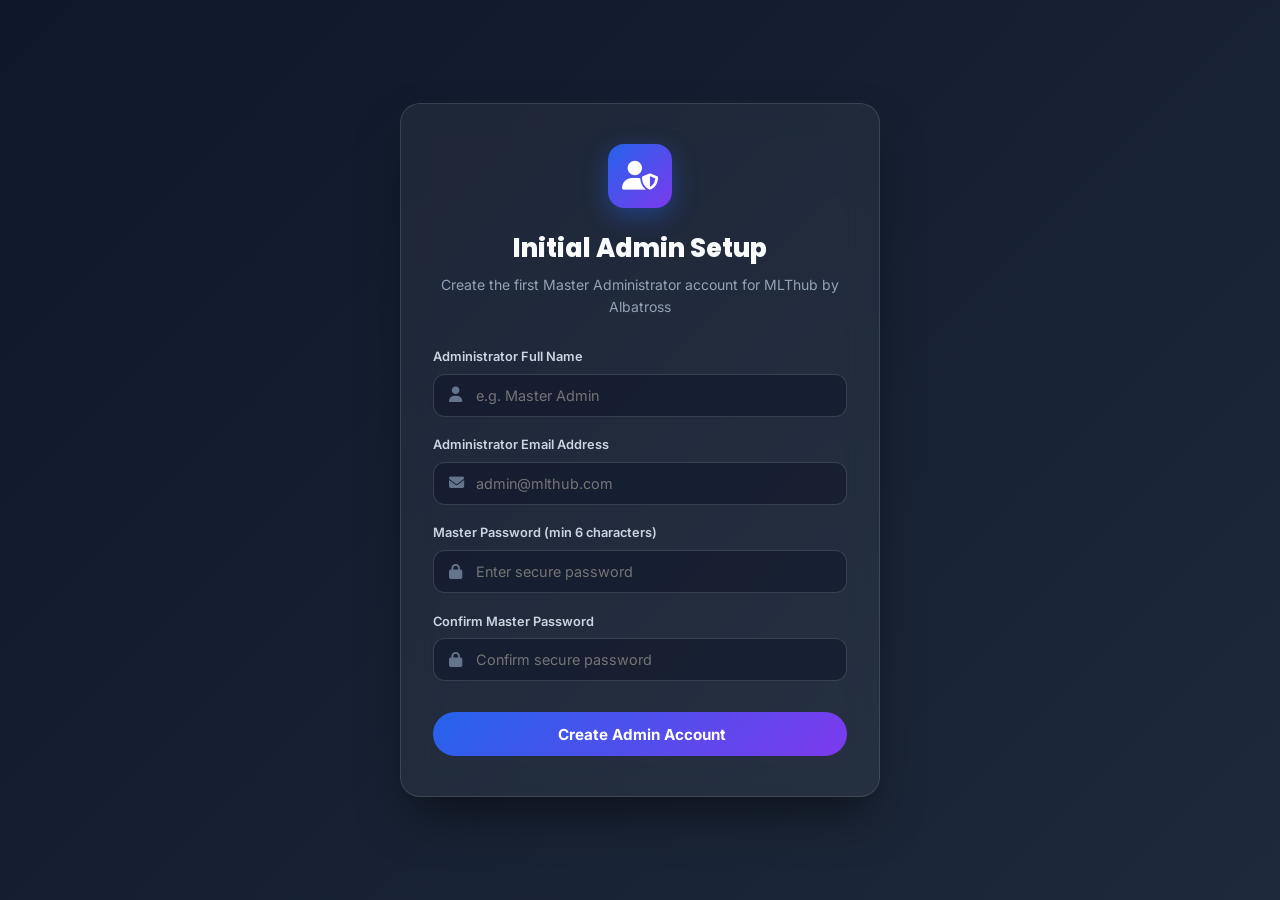
<file: admin-setup.html>
<!DOCTYPE html>
<html lang="en">
<head>
  <meta charset="UTF-8"/>
  <meta name="viewport" content="width=device-width, initial-scale=1.0"/>
  <title>First Admin Account Setup – MLThub by Albatross</title>
  <link rel="stylesheet" href="https://cdnjs.cloudflare.com/ajax/libs/font-awesome/6.5.0/css/all.min.css"/>
  <link href="https://fonts.googleapis.com/css2?family=Inter:wght@300;400;500;600;700;800&family=Poppins:wght@400;600;700;800&display=swap" rel="stylesheet"/>
  <link rel="stylesheet" href="style.css"/>
  <style>
    body {
      background: linear-gradient(135deg, #0f172a 0%, #1e293b 100%);
      min-height: 100vh;
      display: flex;
      align-items: center;
      justify-content: center;
      padding: 2rem 1rem;
      color: #f8fafc;
    }
    .setup-card {
      background: rgba(255, 255, 255, 0.05);
      backdrop-filter: blur(16px);
      border: 1px solid rgba(255, 255, 255, 0.12);
      border-radius: var(--radius-lg);
      padding: 2.5rem 2rem;
      max-width: 480px;
      width: 100%;
      box-shadow: 0 25px 50px -12px rgba(0, 0, 0, 0.5);
    }
    .setup-logo {
      width: 64px;
      height: 64px;
      border-radius: 16px;
      background: linear-gradient(135deg, var(--primary), var(--secondary));
      display: flex;
      align-items: center;
      justify-content: center;
      font-size: 1.8rem;
      color: white;
      margin: 0 auto 1.25rem;
      box-shadow: 0 8px 24px rgba(37,99,235,0.4);
    }
    .setup-title {
      font-family: var(--font-display);
      font-size: 1.6rem;
      font-weight: 800;
      text-align: center;
      margin-bottom: 0.35rem;
    }
    .setup-sub {
      text-align: center;
      color: #94a3b8;
      font-size: 0.875rem;
      margin-bottom: 1.75rem;
    }
    .form-group-custom {
      margin-bottom: 1.15rem;
    }
    .form-group-custom label {
      display: block;
      font-size: 0.8rem;
      font-weight: 600;
      color: #cbd5e1;
      margin-bottom: 0.4rem;
    }
    .input-wrapper {
      position: relative;
    }
    .input-wrapper i {
      position: absolute;
      left: 1rem;
      top: 50%;
      transform: translateY(-50%);
      color: #64748b;
      font-size: 0.95rem;
    }
    .input-wrapper input {
      width: 100%;
      padding: 0.75rem 1rem 0.75rem 2.6rem;
      border-radius: var(--radius);
      border: 1.5px solid rgba(255, 255, 255, 0.15);
      background: rgba(15, 23, 42, 0.6);
      color: white;
      font-size: 0.9rem;
      transition: var(--transition);
    }
    .input-wrapper input:focus {
      border-color: var(--primary);
      box-shadow: 0 0 0 3px rgba(37, 99, 235, 0.25);
    }
    .btn-setup {
      width: 100%;
      padding: 0.8rem;
      border-radius: var(--radius-full);
      background: linear-gradient(135deg, var(--primary), var(--secondary));
      color: white;
      font-weight: 700;
      font-size: 0.95rem;
      border: none;
      cursor: pointer;
      margin-top: 0.75rem;
      transition: var(--transition);
    }
    .btn-setup:hover {
      opacity: 0.92;
      transform: translateY(-2px);
      box-shadow: 0 10px 25px rgba(37,99,235,0.4);
    }
    .locked-box {
      text-align: center;
      padding: 1.5rem 0;
    }
    .locked-icon {
      font-size: 3.5rem;
      color: #ef4444;
      margin-bottom: 1rem;
    }
    .alert-msg {
      background: rgba(239, 68, 68, 0.15);
      border: 1px solid rgba(239, 68, 68, 0.3);
      color: #fca5a5;
      padding: 0.75rem 1rem;
      border-radius: var(--radius);
      font-size: 0.85rem;
      margin-bottom: 1rem;
      display: none;
    }
    .success-msg {
      background: rgba(16, 185, 129, 0.15);
      border: 1px solid rgba(16, 185, 129, 0.3);
      color: #6ee7b7;
      padding: 0.75rem 1rem;
      border-radius: var(--radius);
      font-size: 0.85rem;
      margin-bottom: 1rem;
      display: none;
    }
  </style>
</head>
<body>

<div class="setup-card">
  <div class="setup-logo"><i class="fa-solid fa-user-shield"></i></div>

  <div id="unlockedState">
    <h1 class="setup-title">Initial Admin Setup</h1>
    <p class="setup-sub">Create the first Master Administrator account for MLThub by Albatross</p>

    <div class="alert-msg" id="alertMsg"></div>
    <div class="success-msg" id="successMsg"></div>

    <form id="setupForm" onsubmit="handleInitialSetup(event)">
      <div class="form-group-custom">
        <label>Administrator Full Name</label>
        <div class="input-wrapper">
          <i class="fa-solid fa-user"></i>
          <input type="text" id="adminName" placeholder="e.g. Master Admin" required/>
        </div>
      </div>

      <div class="form-group-custom">
        <label>Administrator Email Address</label>
        <div class="input-wrapper">
          <i class="fa-solid fa-envelope"></i>
          <input type="email" id="adminEmail" placeholder="admin@mlthub.com" required/>
        </div>
      </div>

      <div class="form-group-custom">
        <label>Master Password (min 6 characters)</label>
        <div class="input-wrapper">
          <i class="fa-solid fa-lock"></i>
          <input type="password" id="adminPass" placeholder="Enter secure password" required minlength="6"/>
        </div>
      </div>

      <div class="form-group-custom">
        <label>Confirm Master Password</label>
        <div class="input-wrapper">
          <i class="fa-solid fa-lock"></i>
          <input type="password" id="adminPassConfirm" placeholder="Confirm secure password" required/>
        </div>
      </div>

      <button type="submit" class="btn-setup" id="submitBtn">
        <i class="fa-solid fa-shield-check"></i> Create Admin Account
      </button>
    </form>
  </div>

  <div id="lockedState" style="display:none;" class="locked-box">
    <div class="locked-icon"><i class="fa-solid fa-lock"></i></div>
    <h2 class="setup-title" style="font-size:1.4rem;">Initial Setup Locked</h2>
    <p class="setup-sub" style="margin-bottom:1.5rem;">An Administrator account already exists in the system. Further initial admin creation is locked for security reasons.</p>
    <a href="admin-login.html" class="btn-setup" style="display:block;text-align:center;text-decoration:none;">
      <i class="fa-solid fa-right-to-bracket"></i> Proceed to Admin Login
    </a>
  </div>
</div>

<script src="admin-db.js"></script>
<script>
  document.addEventListener('DOMContentLoaded', () => {
    if (window.MLTDB.hasAdminAccounts()) {
      document.getElementById('unlockedState').style.display = 'none';
      document.getElementById('lockedState').style.display = 'block';
    }
  });

  async function handleInitialSetup(e) {
    e.preventDefault();
    const alertBox = document.getElementById('alertMsg');
    const successBox = document.getElementById('successMsg');
    const submitBtn = document.getElementById('submitBtn');

    alertBox.style.display = 'none';
    successBox.style.display = 'none';

    const name = document.getElementById('adminName').value;
    const email = document.getElementById('adminEmail').value;
    const pass = document.getElementById('adminPass').value;
    const passConfirm = document.getElementById('adminPassConfirm').value;

    if (pass !== passConfirm) {
      alertBox.textContent = 'Passwords do not match. Please re-enter.';
      alertBox.style.display = 'block';
      return;
    }

    try {
      submitBtn.disabled = true;
      submitBtn.innerHTML = '<i class="fa-solid fa-circle-notch fa-spin"></i> Creating Account…';

      await window.MLTDB.createAdminAccount({
        name: name,
        email: email,
        password: pass,
        role: 'SuperAdmin'
      });

      // Authenticate and auto log in
      await window.MLTDB.authenticateAdmin(email, pass);

      successBox.textContent = '✓ Master Admin Account created successfully! Redirecting to Admin Panel…';
      successBox.style.display = 'block';

      setTimeout(() => {
        window.location.href = 'admin.html';
      }, 1200);

    } catch (err) {
      alertBox.textContent = err.message || 'An error occurred during setup.';
      alertBox.style.display = 'block';
      submitBtn.disabled = false;
      submitBtn.innerHTML = '<i class="fa-solid fa-shield-check"></i> Create Admin Account';
    }
  }
</script>
</body>
</html>
</file>
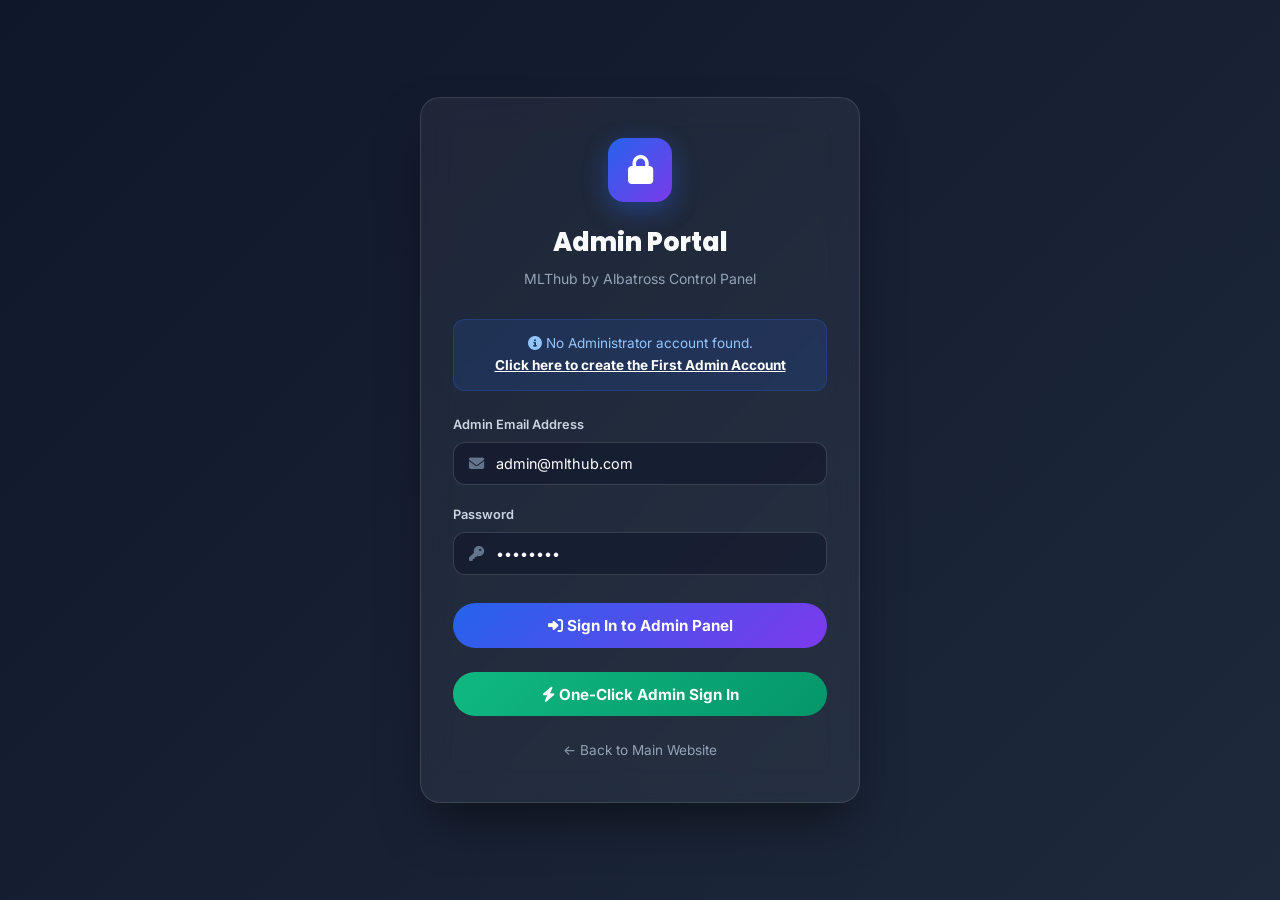
<file: admin.html>
﻿<!DOCTYPE html>
<html lang="en">
<head>
  <meta charset="UTF-8"/>
  <meta name="viewport" content="width=device-width, initial-scale=1.0"/>
  <title>Admin Panel – MLThub by Albatross</title>
  <link rel="stylesheet" href="https://cdnjs.cloudflare.com/ajax/libs/font-awesome/6.5.0/css/all.min.css"/>
  <link href="https://fonts.googleapis.com/css2?family=Inter:wght@300;400;500;600;700;800&family=Poppins:wght@400;600;700;800&display=swap" rel="stylesheet"/>
  <link rel="stylesheet" href="dashboard.css"/>
  <link rel="stylesheet" href="admin.css"/>
  <script src="admin-db.js"></script>
  <script>
    // Security Guard: Immediately check authentication on page load
    (function enforceAdminGuard() {
      const session = window.MLTDB.getCurrentSession();
      if (!session || (session.role !== 'Admin' && session.role !== 'SuperAdmin')) {
        window.location.href = 'admin-login.html';
      }
    })();
  </script>
</head>
<body>

<!-- ====== SIDEBAR ====== -->
<aside class="sidebar" id="sidebar">
  <div class="sidebar-header">
    <div class="sidebar-logo">
      <div class="logo-icon" style="background: linear-gradient(135deg, #ef4444, #7c3aed);"><i class="fa-solid fa-user-shield"></i></div>
      <div class="brand-text">
        <span class="brand-name">MLThub</span>
        <span class="brand-sub">Admin Panel</span>
      </div>
    </div>
    <button class="sidebar-toggle" onclick="toggleSidebar()">
      <i class="fa-solid fa-bars"></i>
    </button>
  </div>

  <div class="sidebar-user">
    <div class="user-avatar" style="background: linear-gradient(135deg, #ef4444, #7c3aed);">
      <i class="fa-solid fa-shield-halved"></i>
    </div>
    <div class="user-info">
      <div class="user-name" id="adminUserName">Admin</div>
      <div class="user-role" id="adminUserRole">SuperAdmin</div>
    </div>
  </div>

  <nav class="sidebar-nav">
    <div class="nav-group">
      <div class="nav-group-label">Management</div>
      <a href="#" class="nav-item active" onclick="showAdminSection('overview', this)">
        <i class="fa-solid fa-chart-line"></i><span>Dashboard</span>
      </a>
      <a href="#" class="nav-item" onclick="showAdminSection('subjects', this)">
        <i class="fa-solid fa-book-medical"></i><span>Manage Subjects</span>
        <span class="nav-badge" id="subjCountBadge">17</span>
      </a>
      <a href="#" class="nav-item" onclick="showAdminSection('users', this)">
        <i class="fa-solid fa-users-gear"></i><span>Users & Admins</span>
        <span class="nav-badge" id="userCountBadge">0</span>
      </a>
      <a href="#" class="nav-item" onclick="showAdminSection('orders', this)">
        <i class="fa-solid fa-file-invoice-dollar"></i><span>Orders & Sales</span>
      </a>
    </div>

    <div class="nav-group">
      <div class="nav-group-label">System</div>
      <a href="#" class="nav-item" onclick="showAdminSection('settings', this)">
        <i class="fa-solid fa-sliders"></i><span>Site Settings</span>
      </a>
      <a href="#" class="nav-item" onclick="showAdminSection('logs', this)">
        <i class="fa-solid fa-list-check"></i><span>Security Logs</span>
      </a>
    </div>

    <div class="nav-group">
      <a href="index.html" class="nav-item" target="_blank">
        <i class="fa-solid fa-external-link"></i><span>View Main Site</span>
      </a>
      <a href="#" class="nav-item nav-item-danger" onclick="handleAdminLogout()">
        <i class="fa-solid fa-right-from-bracket"></i><span>Logout</span>
      </a>
    </div>
  </nav>
</aside>

<!-- ====== MAIN CONTENT ====== -->
<div class="main-content">

  <!-- Top Bar -->
  <header class="topbar">
    <div class="topbar-left">
      <button class="topbar-toggle" onclick="toggleSidebar()"><i class="fa-solid fa-bars"></i></button>
      <div class="topbar-search">
        <i class="fa-solid fa-magnifying-glass"></i>
        <input type="text" placeholder="Search subjects, users, orders…" id="adminGlobalSearch" oninput="handleAdminGlobalSearch()"/>
      </div>
    </div>

    <div class="topbar-right">
      <div class="admin-role-pill" id="rolePill">SUPER ADMIN</div>
      <div class="topbar-user">
        <div class="topbar-avatar" style="background: linear-gradient(135deg, #ef4444, #7c3aed);"><i class="fa-solid fa-shield"></i></div>
        <div class="topbar-user-info">
          <div class="topbar-name" id="topbarAdminName">Admin</div>
          <div class="topbar-plan" style="color:#ef4444;">Administrator</div>
        </div>
      </div>
    </div>
  </header>

  <!-- ====== SECTION: OVERVIEW ====== -->
  <section class="dash-section active" id="admin-section-overview">
    <div class="page-header">
      <div>
        <h1 class="page-title">Admin Command Center</h1>
        <p class="page-subtitle">Real-time website metrics, content management, and user administration</p>
      </div>
      <button class="btn btn-primary" onclick="openAddSubjectModal()"><i class="fa-solid fa-plus"></i> Add New Subject</button>
    </div>

    <!-- Stats Grid -->
    <div class="stats-grid">
      <div class="stat-card stat-blue">
        <div class="stat-icon"><i class="fa-solid fa-dollar-sign"></i></div>
        <div class="stat-info">
          <div class="stat-value" id="statRevenue">$59.88</div>
          <div class="stat-label">Total Revenue</div>
          <div class="stat-change up"><i class="fa-solid fa-arrow-up"></i> Live calculated</div>
        </div>
      </div>

      <div class="stat-card stat-purple">
        <div class="stat-icon"><i class="fa-solid fa-book-medical"></i></div>
        <div class="stat-info">
          <div class="stat-value" id="statSubjects">17</div>
          <div class="stat-label">Medical Subjects</div>
          <div class="stat-change up"><i class="fa-solid fa-check"></i> Active library</div>
        </div>
      </div>

      <div class="stat-card stat-green">
        <div class="stat-icon"><i class="fa-solid fa-users-gear"></i></div>
        <div class="stat-info">
          <div class="stat-value" id="statAdmins">1</div>
          <div class="stat-label">Admin Accounts</div>
          <div class="stat-change up"><i class="fa-solid fa-shield"></i> Secured with RBAC</div>
        </div>
      </div>

      <div class="stat-card stat-orange">
        <div class="stat-icon"><i class="fa-solid fa-cart-shopping"></i></div>
        <div class="stat-info">
          <div class="stat-value" id="statOrders">12</div>
          <div class="stat-label">Total Purchases</div>
          <div class="stat-change up"><i class="fa-solid fa-arrow-up"></i> Completed orders</div>
        </div>
      </div>
    </div>

    <div class="overview-grid">
      <!-- Quick Subject Overview -->
      <div class="dash-card">
        <div class="card-header">
          <h3 class="card-title"><i class="fa-solid fa-layer-group"></i> Active Subjects Overview</h3>
          <button class="card-link" onclick="showAdminSection('subjects', null)">Manage All</button>
        </div>
        <div class="admin-subj-list" id="adminRecentSubjList"></div>
      </div>

      <!-- System Health & Quick Actions -->
      <div class="dash-card">
        <div class="card-header">
          <h3 class="card-title"><i class="fa-solid fa-server"></i> System Security & Status</h3>
        </div>
        <div class="sys-status-box">
          <div class="status-row"><span>RBAC Protection</span><span class="badge-active">ACTIVE</span></div>
          <div class="status-row"><span>Password Hashing</span><span class="badge-active">SHA-256 SALT</span></div>
          <div class="status-row"><span>Session Validity</span><span class="badge-active">8 HOURS</span></div>
          <div class="status-row"><span>Maintenance Mode</span><span class="badge-inactive" id="maintStatusBadge">OFF</span></div>
        </div>
        <div style="margin-top:1.5rem;display:flex;flex-direction:column;gap:.6rem;">
          <button class="btn btn-outline btn-full" onclick="openAddAdminModal()"><i class="fa-solid fa-user-plus"></i> Create New Admin Account</button>
          <button class="btn btn-outline btn-full" onclick="showAdminSection('logs', null)"><i class="fa-solid fa-shield-halved"></i> View Audit Logs</button>
        </div>
      </div>
    </div>
  </section>

  <!-- ====== SECTION: SUBJECTS ====== -->
  <section class="dash-section" id="admin-section-subjects">
    <div class="page-header">
      <div>
        <h1 class="page-title">Manage Medical Subjects</h1>
        <p class="page-subtitle">Add, edit, or remove subjects and PowerPoint presentation modules</p>
      </div>
      <button class="btn btn-primary" onclick="openAddSubjectModal()"><i class="fa-solid fa-plus"></i> Add New Subject</button>
    </div>

    <div class="dash-card">
      <div class="table-actions">
        <input type="text" placeholder="Filter subjects by name or category…" id="subjectFilterInput" oninput="filterSubjectsTable()"/>
      </div>
      <div class="orders-table-wrap">
        <table class="orders-table">
          <thead>
            <tr>
              <th>Icon</th>
              <th>Subject Name</th>
              <th>Category</th>
              <th>Badge</th>
              <th>Topics / PPTs</th>
              <th>Actions</th>
            </tr>
          </thead>
          <tbody id="adminSubjectsTableBody"></tbody>
        </table>
      </div>
    </div>
  </section>

  <!-- ====== SECTION: USERS & ROLES ====== -->
  <section class="dash-section" id="admin-section-users">
    <div class="page-header">
      <div>
        <h1 class="page-title">User & Role Management</h1>
        <p class="page-subtitle">Manage administrator accounts, roles, and status</p>
      </div>
      <button class="btn btn-primary" onclick="openAddAdminModal()"><i class="fa-solid fa-user-plus"></i> Add Administrator</button>
    </div>

    <div class="dash-card">
      <div class="orders-table-wrap">
        <table class="orders-table">
          <thead>
            <tr>
              <th>Name</th>
              <th>Email Address</th>
              <th>Role</th>
              <th>Status</th>
              <th>Created Date</th>
              <th>Last Login</th>
              <th>Actions</th>
            </tr>
          </thead>
          <tbody id="adminUsersTableBody"></tbody>
        </table>
      </div>
    </div>
  </section>

  <!-- ====== SECTION: ORDERS ====== -->
  <section class="dash-section" id="admin-section-orders">
    <div class="page-header">
      <div>
        <h1 class="page-title">Orders & Sales Management</h1>
        <p class="page-subtitle">View and update customer purchases and transactions</p>
      </div>
    </div>

    <div class="dash-card">
      <div class="orders-table-wrap">
        <table class="orders-table">
          <thead>
            <tr>
              <th>Order ID</th>
              <th>Customer</th>
              <th>PPT Title</th>
              <th>Subject</th>
              <th>Date</th>
              <th>Amount</th>
              <th>Status</th>
              <th>Change Status</th>
            </tr>
          </thead>
          <tbody id="adminOrdersTableBody"></tbody>
        </table>
      </div>
    </div>
  </section>

  <!-- ====== SECTION: SETTINGS ====== -->
  <section class="dash-section" id="admin-section-settings">
    <div class="page-header">
      <div>
        <h1 class="page-title">Site Settings & Configuration</h1>
        <p class="page-subtitle">Configure global platform options and maintenance controls</p>
      </div>
    </div>

    <div class="settings-grid">
      <div class="dash-card">
        <div class="card-header"><h3 class="card-title"><i class="fa-solid fa-sliders"></i> General Settings</h3></div>
        <form class="settings-form" onsubmit="saveSiteSettings(event)">
          <div class="form-group-db"><label>Platform Name</label><input type="text" id="cfgSiteTitle"/></div>
          <div class="form-group-db"><label>Brand Tagline</label><input type="text" id="cfgSiteTagline"/></div>
          <div class="form-group-db"><label>Support Email</label><input type="email" id="cfgSupportEmail"/></div>
          <div class="form-group-db"><label>Support Phone</label><input type="text" id="cfgSupportPhone"/></div>
          <div class="form-row">
            <div class="form-group-db"><label>Currency Symbol</label><input type="text" id="cfgCurrency"/></div>
            <div class="form-group-db"><label>Default PPT Price ($)</label><input type="text" id="cfgDefaultPrice"/></div>
          </div>
          <button type="submit" class="btn btn-primary">Save Settings</button>
        </form>
      </div>

      <div class="dash-card">
        <div class="card-header"><h3 class="card-title"><i class="fa-solid fa-toggle-on"></i> Security & Maintenance</h3></div>
        <div class="toggle-list">
          <div class="toggle-item">
            <div>
              <div class="toggle-label">Maintenance Mode</div>
              <div class="toggle-desc">Show maintenance message to visitors</div>
            </div>
            <label class="toggle-switch">
              <input type="checkbox" id="cfgMaintenance" onchange="toggleMaintenanceMode(this.checked)"/>
              <span class="toggle-slider"></span>
            </label>
          </div>

          <div class="toggle-item" style="margin-top:1rem;">
            <div>
              <div class="toggle-label">Allow New User Registrations</div>
              <div class="toggle-desc">Enable public user signup</div>
            </div>
            <label class="toggle-switch">
              <input type="checkbox" id="cfgRegistrations" checked/>
              <span class="toggle-slider"></span>
            </label>
          </div>
        </div>
      </div>

      <!-- Payment Gateways Configuration -->
      <div class="dash-card" style="grid-column: 1 / -1;">
        <div class="card-header"><h3 class="card-title"><i class="fa-solid fa-credit-card"></i> Payment Methods & Gateway Settings</h3></div>
        <form class="settings-form" onsubmit="savePaymentGatewaySettings(event)">
          <div class="form-row">
            <div class="form-group-db">
              <label><i class="fa-solid fa-wallet" style="color:#10b981;"></i> EasyPaisa Account Number</label>
              <input type="text" id="cfgEpNumber" placeholder="03017654321"/>
            </div>
            <div class="form-group-db">
              <label><i class="fa-solid fa-money-bill-wave" style="color:#ef4444;"></i> JazzCash Account Number</label>
              <input type="text" id="cfgJcNumber" placeholder="03009876543"/>
            </div>
          </div>
          <div class="form-row">
            <div class="form-group-db">
              <label><i class="fa-brands fa-paypal" style="color:#0079c1;"></i> PayPal Business Email</label>
              <input type="email" id="cfgPaypalEmail" placeholder="payments@albatross.com"/>
            </div>
            <div class="form-group-db">
              <label><i class="fa-solid fa-building-columns" style="color:#8b5cf6;"></i> Bank Name</label>
              <input type="text" id="cfgBankName" placeholder="Meezan Bank Ltd."/>
            </div>
          </div>
          <div class="form-row">
            <div class="form-group-db">
              <label>Bank Account Title</label>
              <input type="text" id="cfgBankTitle" placeholder="MLThub by Albatross"/>
            </div>
            <div class="form-group-db">
              <label>IBAN Number</label>
              <input type="text" id="cfgBankIban" placeholder="PK64MEZN0001234567890101"/>
            </div>
            <div class="form-group-db">
              <label>Raast ID</label>
              <input type="text" id="cfgBankRaast" placeholder="03001234567"/>
            </div>
          </div>
          <button type="submit" class="btn btn-primary"><i class="fa-solid fa-floppy-disk"></i> Save Payment Gateway Settings</button>
        </form>
      </div>
    </div>
  </section>

  <!-- ====== SECTION: SECURITY LOGS ====== -->
  <section class="dash-section" id="admin-section-logs">
    <div class="page-header">
      <div>
        <h1 class="page-title">Security & Audit Logs</h1>
        <p class="page-subtitle">Historical record of administrator actions and security events</p>
      </div>
    </div>

    <div class="dash-card">
      <div class="orders-table-wrap">
        <table class="orders-table">
          <thead>
            <tr>
              <th>Timestamp</th>
              <th>Administrator</th>
              <th>Action</th>
              <th>Event Details</th>
            </tr>
          </thead>
          <tbody id="adminLogsTableBody"></tbody>
        </table>
      </div>
    </div>
  </section>

</div>

<!-- ====== ADD/EDIT SUBJECT MODAL ====== -->
<div class="db-modal-overlay" id="subjectModalAdmin" onclick="if(event.target===this)closeSubjectModalAdmin()">
  <div class="db-modal-box" style="max-width:560px;">
    <button class="db-modal-close" onclick="closeSubjectModalAdmin()"><i class="fa-solid fa-xmark"></i></button>
    <div class="db-ppt-header">
      <h3 id="modalSubjectHeading">Add New Medical Subject</h3>
      <p>Configure subject presentation details and icon styling</p>
    </div>
    <form style="padding:1.5rem;" onsubmit="handleSubjectSubmit(event)">
      <input type="hidden" id="subjEditId"/>
      <div class="form-group-db" style="margin-bottom:1rem;">
        <label>Subject Name</label>
        <input type="text" id="subjName" placeholder="e.g. Pathology" required/>
      </div>

      <div class="form-row" style="margin-bottom:1rem;">
        <div class="form-group-db">
          <label>FontAwesome Icon Class</label>
          <input type="text" id="subjIcon" placeholder="fa-solid fa-microscope" required/>
        </div>
        <div class="form-group-db">
          <label>Category</label>
          <select id="subjCategory">
            <option value="basic">Basic Sciences</option>
            <option value="clinical">Clinical</option>
            <option value="para">Para-Clinical</option>
            <option value="surgery">Surgery</option>
          </select>
        </div>
      </div>

      <div class="form-row" style="margin-bottom:1rem;">
        <div class="form-group-db">
          <label>Accent Color Code</label>
          <input type="color" id="subjColor" value="#2563eb"/>
        </div>
        <div class="form-group-db">
          <label>Badge Tag</label>
          <select id="subjBadge">
            <option value="">None</option>
            <option value="hot">HOT</option>
            <option value="new">NEW</option>
          </select>
        </div>
      </div>

      <div class="form-group-db" style="margin-bottom:1.25rem;">
        <label>Description</label>
        <textarea id="subjDesc" rows="3" placeholder="Brief summary of subject content..." style="padding:.65rem;border:1.5px solid var(--db-border);border-radius:var(--db-radius);"></textarea>
      </div>

      <div style="display:flex;gap:.75rem;justify-content:flex-end;">
        <button type="button" class="btn btn-outline" onclick="closeSubjectModalAdmin()">Cancel</button>
        <button type="submit" class="btn btn-primary">Save Subject</button>
      </div>
    </form>
  </div>
</div>

<!-- ====== ADD ADMIN MODAL ====== -->
<div class="db-modal-overlay" id="addAdminModal" onclick="if(event.target===this)closeAddAdminModal()">
  <div class="db-modal-box" style="max-width:480px;">
    <button class="db-modal-close" onclick="closeAddAdminModal()"><i class="fa-solid fa-xmark"></i></button>
    <div class="db-ppt-header">
      <h3>Create Administrator Account</h3>
      <p>Add a new authorized admin with role-based access</p>
    </div>
    <form style="padding:1.5rem;" onsubmit="handleCreateAdminSubmit(event)">
      <div class="form-group-db" style="margin-bottom:1rem;">
        <label>Full Name</label>
        <input type="text" id="newAdminName" placeholder="Dr. Jane Doe" required/>
      </div>

      <div class="form-group-db" style="margin-bottom:1rem;">
        <label>Email Address</label>
        <input type="email" id="newAdminEmail" placeholder="jane@mlthub.com" required/>
      </div>

      <div class="form-group-db" style="margin-bottom:1rem;">
        <label>Password (min 6 chars)</label>
        <input type="password" id="newAdminPass" placeholder="Enter password" required minlength="6"/>
      </div>

      <div class="form-group-db" style="margin-bottom:1.25rem;">
        <label>Admin Role</label>
        <select id="newAdminRole">
          <option value="Admin">Admin (Standard Administrator)</option>
          <option value="SuperAdmin">SuperAdmin (Full Control)</option>
        </select>
      </div>

      <div style="display:flex;gap:.75rem;justify-content:flex-end;">
        <button type="button" class="btn btn-outline" onclick="closeAddAdminModal()">Cancel</button>
        <button type="submit" class="btn btn-primary">Create Admin</button>
      </div>
    </form>
  </div>
</div>

<!-- TOAST -->
<div class="db-toast" id="adminToast"></div>

<script src="admin.js"></script>
</body>
</html>
</file>
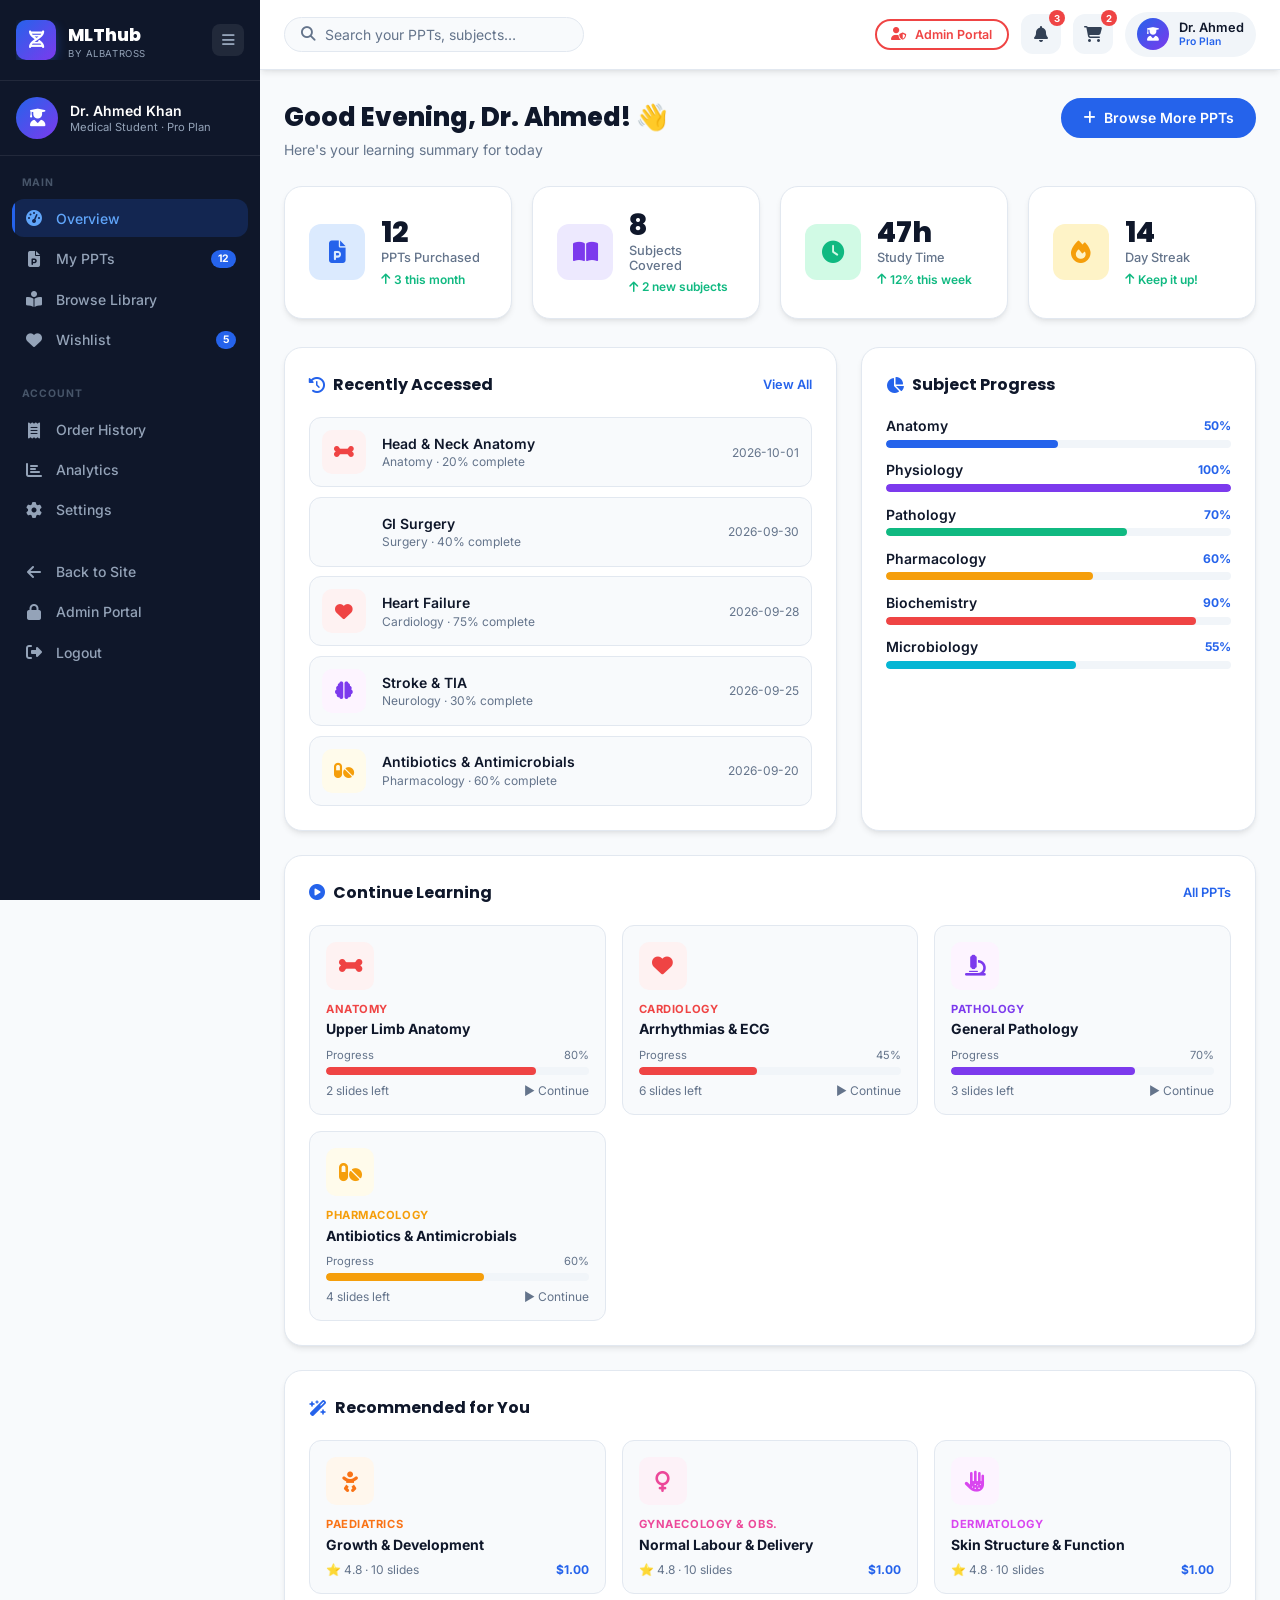
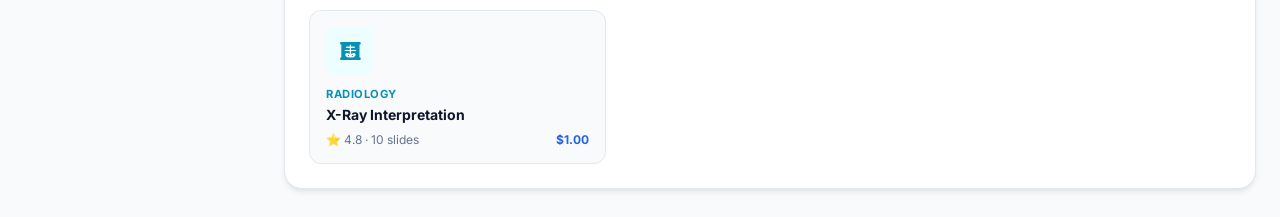
<file: dashboard.html>
﻿<!DOCTYPE html>
<html lang="en">
<head>
  <meta charset="UTF-8"/>
  <meta name="viewport" content="width=device-width, initial-scale=1.0"/>
  <title>Dashboard – MLThub by Albatross</title>
  <link rel="stylesheet" href="https://cdnjs.cloudflare.com/ajax/libs/font-awesome/6.5.0/css/all.min.css"/>
  <link href="https://fonts.googleapis.com/css2?family=Inter:wght@300;400;500;600;700;800&family=Poppins:wght@400;600;700;800&display=swap" rel="stylesheet"/>
  <link rel="stylesheet" href="dashboard.css"/>
</head>
<body>

<!-- ====== SIDEBAR ====== -->
<aside class="sidebar" id="sidebar">
  <div class="sidebar-header">
    <div class="sidebar-logo">
      <div class="logo-icon"><i class="fa-solid fa-dna"></i></div>
      <div class="brand-text">
        <span class="brand-name">MLThub</span>
        <span class="brand-sub">by Albatross</span>
      </div>
    </div>
    <button class="sidebar-toggle" id="sidebarToggle" onclick="toggleSidebar()">
      <i class="fa-solid fa-bars"></i>
    </button>
  </div>

  <div class="sidebar-user">
    <div class="user-avatar">
      <i class="fa-solid fa-user-graduate"></i>
    </div>
    <div class="user-info">
      <div class="user-name">Dr. Ahmed Khan</div>
      <div class="user-role">Medical Student · Pro Plan</div>
    </div>
  </div>

  <nav class="sidebar-nav">
    <div class="nav-group">
      <div class="nav-group-label">Main</div>
      <a href="#" class="nav-item active" onclick="showSection('overview',this)">
        <i class="fa-solid fa-gauge-high"></i><span>Overview</span>
      </a>
      <a href="#" class="nav-item" onclick="showSection('myPpts',this)">
        <i class="fa-solid fa-file-powerpoint"></i><span>My PPTs</span>
        <span class="nav-badge">12</span>
      </a>
      <a href="#" class="nav-item" onclick="showSection('browse',this)">
        <i class="fa-solid fa-book-open-reader"></i><span>Browse Library</span>
      </a>
      <a href="#" class="nav-item" onclick="showSection('wishlist',this)">
        <i class="fa-solid fa-heart"></i><span>Wishlist</span>
        <span class="nav-badge">5</span>
      </a>
    </div>
    <div class="nav-group">
      <div class="nav-group-label">Account</div>
      <a href="#" class="nav-item" onclick="showSection('orders',this)">
        <i class="fa-solid fa-receipt"></i><span>Order History</span>
      </a>
      <a href="#" class="nav-item" onclick="showSection('analytics',this)">
        <i class="fa-solid fa-chart-bar"></i><span>Analytics</span>
      </a>
      <a href="#" class="nav-item" onclick="showSection('settings',this)">
        <i class="fa-solid fa-gear"></i><span>Settings</span>
      </a>
    </div>
    <div class="nav-group">
      <a href="index.html" class="nav-item">
        <i class="fa-solid fa-arrow-left"></i><span>Back to Site</span>
      </a>
      <a href="admin-login.html" class="nav-item">
        <i class="fa-solid fa-lock"></i><span>Admin Portal</span>
      </a>
      <a href="#" class="nav-item nav-item-danger" onclick="confirmLogout()">
        <i class="fa-solid fa-right-from-bracket"></i><span>Logout</span>
      </a>
    </div>
  </nav>
</aside>

<!-- ====== MAIN CONTENT ====== -->
<div class="main-content" id="mainContent">

  <!-- Top Bar -->
  <header class="topbar">
    <div class="topbar-left">
      <button class="topbar-toggle" onclick="toggleSidebar()"><i class="fa-solid fa-bars"></i></button>
      <div class="topbar-search">
        <i class="fa-solid fa-magnifying-glass"></i>
        <input type="text" placeholder="Search your PPTs, subjects…" id="dashSearch" oninput="dashboardSearch()"/>
      </div>
    </div>
    <div class="topbar-right">
      <a href="admin-login.html" class="btn btn-outline btn-sm" style="border-color:#ef4444;color:#ef4444;"><i class="fa-solid fa-user-shield"></i> Admin Portal</a>
      <button class="topbar-btn" onclick="showToastDB('🔔 No new notifications','info')">
        <i class="fa-solid fa-bell"></i>
        <span class="topbar-badge">3</span>
      </button>
      <button class="topbar-btn" onclick="showSection('orders',null)">
        <i class="fa-solid fa-cart-shopping"></i>
        <span class="topbar-badge">2</span>
      </button>
      <div class="topbar-user">
        <div class="topbar-avatar"><i class="fa-solid fa-user-graduate"></i></div>
        <div class="topbar-user-info">
          <div class="topbar-name">Dr. Ahmed</div>
          <div class="topbar-plan">Pro Plan</div>
        </div>
      </div>
    </div>
  </header>

  <!-- ====== SECTION: OVERVIEW ====== -->
  <section class="dash-section active" id="section-overview">
    <div class="page-header">
      <div>
        <h1 class="page-title">Good Evening, Dr. Ahmed! 👋</h1>
        <p class="page-subtitle">Here's your learning summary for today</p>
      </div>
      <a href="index.html" class="btn btn-primary"><i class="fa-solid fa-plus"></i> Browse More PPTs</a>
    </div>

    <!-- Stats Cards -->
    <div class="stats-grid">
      <div class="stat-card stat-blue">
        <div class="stat-icon"><i class="fa-solid fa-file-powerpoint"></i></div>
        <div class="stat-info">
          <div class="stat-value">12</div>
          <div class="stat-label">PPTs Purchased</div>
          <div class="stat-change up"><i class="fa-solid fa-arrow-up"></i> 3 this month</div>
        </div>
      </div>
      <div class="stat-card stat-purple">
        <div class="stat-icon"><i class="fa-solid fa-book-open"></i></div>
        <div class="stat-info">
          <div class="stat-value">8</div>
          <div class="stat-label">Subjects Covered</div>
          <div class="stat-change up"><i class="fa-solid fa-arrow-up"></i> 2 new subjects</div>
        </div>
      </div>
      <div class="stat-card stat-green">
        <div class="stat-icon"><i class="fa-solid fa-clock"></i></div>
        <div class="stat-info">
          <div class="stat-value">47h</div>
          <div class="stat-label">Study Time</div>
          <div class="stat-change up"><i class="fa-solid fa-arrow-up"></i> 12% this week</div>
        </div>
      </div>
      <div class="stat-card stat-orange">
        <div class="stat-icon"><i class="fa-solid fa-fire"></i></div>
        <div class="stat-info">
          <div class="stat-value">14</div>
          <div class="stat-label">Day Streak</div>
          <div class="stat-change up"><i class="fa-solid fa-arrow-up"></i> Keep it up!</div>
        </div>
      </div>
    </div>

    <div class="overview-grid">
      <!-- Recent PPTs -->
      <div class="dash-card">
        <div class="card-header">
          <h3 class="card-title"><i class="fa-solid fa-clock-rotate-left"></i> Recently Accessed</h3>
          <button class="card-link" onclick="showSection('myPpts',null)">View All</button>
        </div>
        <div class="recent-list" id="recentList"></div>
      </div>

      <!-- Progress -->
      <div class="dash-card">
        <div class="card-header">
          <h3 class="card-title"><i class="fa-solid fa-chart-pie"></i> Subject Progress</h3>
        </div>
        <div class="progress-list" id="progressList"></div>
      </div>
    </div>

    <!-- Continue Learning -->
    <div class="dash-card" style="margin-top:1.5rem;">
      <div class="card-header">
        <h3 class="card-title"><i class="fa-solid fa-play-circle"></i> Continue Learning</h3>
        <button class="card-link" onclick="showSection('myPpts',null)">All PPTs</button>
      </div>
      <div class="continue-grid" id="continueGrid"></div>
    </div>

    <!-- Recommended -->
    <div class="dash-card" style="margin-top:1.5rem;">
      <div class="card-header">
        <h3 class="card-title"><i class="fa-solid fa-wand-magic-sparkles"></i> Recommended for You</h3>
      </div>
      <div class="recommended-grid" id="recommendedGrid"></div>
    </div>
  </section>

  <!-- ====== SECTION: MY PPTs ====== -->
  <section class="dash-section" id="section-myPpts">
    <div class="page-header">
      <div>
        <h1 class="page-title">My PPT Library</h1>
        <p class="page-subtitle">All your purchased presentations in one place</p>
      </div>
      <div style="display:flex;gap:.75rem;">
        <button class="btn btn-outline" onclick="filterMyPpts('all',this)">All</button>
        <button class="btn btn-outline" onclick="filterMyPpts('recent',this)">Recent</button>
        <button class="btn btn-outline" onclick="filterMyPpts('basic',this)">Basic Sci.</button>
        <button class="btn btn-outline" onclick="filterMyPpts('clinical',this)">Clinical</button>
      </div>
    </div>
    <div class="myppts-grid" id="myPptsGrid"></div>
  </section>

  <!-- ====== SECTION: BROWSE ====== -->
  <section class="dash-section" id="section-browse">
    <div class="page-header">
      <div>
        <h1 class="page-title">Browse Library</h1>
        <p class="page-subtitle">Discover 1500+ medical presentations</p>
      </div>
    </div>
    <div class="browse-subjects-grid" id="browseGrid"></div>
  </section>

  <!-- ====== SECTION: WISHLIST ====== -->
  <section class="dash-section" id="section-wishlist">
    <div class="page-header">
      <div>
        <h1 class="page-title">My Wishlist</h1>
        <p class="page-subtitle">PPTs you've saved for later</p>
      </div>
    </div>
    <div class="myppts-grid" id="wishlistGrid"></div>
  </section>

  <!-- ====== SECTION: ORDERS ====== -->
  <section class="dash-section" id="section-orders">
    <div class="page-header">
      <div>
        <h1 class="page-title">Order History</h1>
        <p class="page-subtitle">All your past purchases and downloads</p>
      </div>
    </div>
    <div class="dash-card">
      <div class="orders-table-wrap">
        <table class="orders-table">
          <thead>
            <tr><th>Order ID</th><th>PPT Title</th><th>Subject</th><th>Date</th><th>Amount</th><th>Status</th><th>Action</th></tr>
          </thead>
          <tbody id="ordersTableBody"></tbody>
        </table>
      </div>
    </div>
  </section>

  <!-- ====== SECTION: ANALYTICS ====== -->
  <section class="dash-section" id="section-analytics">
    <div class="page-header">
      <div>
        <h1 class="page-title">Learning Analytics</h1>
        <p class="page-subtitle">Track your study habits and progress</p>
      </div>
    </div>
    <div class="analytics-grid">
      <div class="dash-card">
        <div class="card-header"><h3 class="card-title"><i class="fa-solid fa-chart-bar"></i> Weekly Study Hours</h3></div>
        <div class="bar-chart" id="weeklyChart"></div>
      </div>
      <div class="dash-card">
        <div class="card-header"><h3 class="card-title"><i class="fa-solid fa-chart-pie"></i> Subject Distribution</h3></div>
        <div class="donut-container" id="donutChart"></div>
      </div>
    </div>
    <div class="analytics-stats-grid" style="margin-top:1.5rem;">
      <div class="mini-stat"><div class="mini-stat-icon blue"><i class="fa-solid fa-layer-group"></i></div><div><div class="mini-val">120</div><div class="mini-lbl">Total Slides Viewed</div></div></div>
      <div class="mini-stat"><div class="mini-stat-icon purple"><i class="fa-solid fa-trophy"></i></div><div><div class="mini-val">8/17</div><div class="mini-lbl">Subjects Completed</div></div></div>
      <div class="mini-stat"><div class="mini-stat-icon green"><i class="fa-solid fa-calendar-check"></i></div><div><div class="mini-val">28</div><div class="mini-lbl">Days Active</div></div></div>
      <div class="mini-stat"><div class="mini-stat-icon orange"><i class="fa-solid fa-star"></i></div><div><div class="mini-val">4.8</div><div class="mini-lbl">Avg. Rating Given</div></div></div>
    </div>
  </section>

  <!-- ====== SECTION: SETTINGS ====== -->
  <section class="dash-section" id="section-settings">
    <div class="page-header">
      <div>
        <h1 class="page-title">Account Settings</h1>
        <p class="page-subtitle">Manage your profile, preferences and subscription</p>
      </div>
    </div>
    <div class="settings-grid">
      <div class="dash-card">
        <div class="card-header"><h3 class="card-title"><i class="fa-solid fa-user-circle"></i> Profile Information</h3></div>
        <div class="settings-form">
          <div class="profile-pic-section">
            <div class="profile-pic-large"><i class="fa-solid fa-user-graduate"></i></div>
            <button class="btn btn-outline btn-sm">Change Photo</button>
          </div>
          <div class="form-row">
            <div class="form-group-db"><label>First Name</label><input type="text" value="Ahmed"/></div>
            <div class="form-group-db"><label>Last Name</label><input type="text" value="Khan"/></div>
          </div>
          <div class="form-group-db"><label>Email Address</label><input type="email" value="ahmed.khan@medical.edu"/></div>
          <div class="form-group-db"><label>Medical Institution</label><input type="text" value="King's College London Medical School"/></div>
          <div class="form-group-db"><label>Year of Study</label>
            <select><option>Year 1</option><option>Year 2</option><option selected>Year 3</option><option>Year 4</option><option>Year 5</option><option>House Officer</option></select>
          </div>
          <div class="form-group-db"><label>Specialisation Interest</label><input type="text" value="Cardiology"/></div>
          <button class="btn btn-primary" onclick="showToastDB('✓ Profile updated successfully','success')">Save Changes</button>
        </div>
      </div>

      <div class="settings-right">
        <div class="dash-card">
          <div class="card-header"><h3 class="card-title"><i class="fa-solid fa-crown"></i> Subscription Plan</h3></div>
          <div class="plan-card">
            <div class="plan-badge">PRO</div>
            <div class="plan-name">Pro Plan</div>
            <div class="plan-price">$9.99<span>/month</span></div>
            <div class="plan-renew">Renews on: November 4, 2026</div>
            <ul class="plan-features">
              <li><i class="fa-solid fa-check"></i> Unlimited PPT Downloads</li>
              <li><i class="fa-solid fa-check"></i> All 17 Subjects Access</li>
              <li><i class="fa-solid fa-check"></i> Priority Support</li>
              <li><i class="fa-solid fa-check"></i> Offline Access</li>
              <li><i class="fa-solid fa-check"></i> Free Annual Updates</li>
            </ul>
            <button class="btn btn-outline btn-full" onclick="showToastDB('Redirecting to billing…','info')">Manage Subscription</button>
          </div>
        </div>

        <div class="dash-card" style="margin-top:1.5rem;">
          <div class="card-header"><h3 class="card-title"><i class="fa-solid fa-bell"></i> Notifications</h3></div>
          <div class="toggle-list">
            <div class="toggle-item"><div><div class="toggle-label">New PPT Alerts</div><div class="toggle-desc">Get notified when new presentations are added</div></div><label class="toggle-switch"><input type="checkbox" checked/><span class="toggle-slider"></span></label></div>
            <div class="toggle-item"><div><div class="toggle-label">Purchase Receipts</div><div class="toggle-desc">Email receipts for every purchase</div></div><label class="toggle-switch"><input type="checkbox" checked/><span class="toggle-slider"></span></label></div>
            <div class="toggle-item"><div><div class="toggle-label">Study Reminders</div><div class="toggle-desc">Daily reminders to keep your streak</div></div><label class="toggle-switch"><input type="checkbox"/><span class="toggle-slider"></span></label></div>
            <div class="toggle-item"><div><div class="toggle-label">Promotional Offers</div><div class="toggle-desc">Discounts, bundles and special deals</div></div><label class="toggle-switch"><input type="checkbox" checked/><span class="toggle-slider"></span></label></div>
          </div>
        </div>

        <div class="dash-card" style="margin-top:1.5rem;">
          <div class="card-header"><h3 class="card-title"><i class="fa-solid fa-shield-halved"></i> Security</h3></div>
          <div class="form-group-db"><label>Current Password</label><input type="password" placeholder="Enter current password"/></div>
          <div class="form-group-db"><label>New Password</label><input type="password" placeholder="Enter new password"/></div>
          <div class="form-group-db"><label>Confirm Password</label><input type="password" placeholder="Confirm new password"/></div>
          <button class="btn btn-primary" onclick="showToastDB('✓ Password updated successfully','success')">Update Password</button>
          <div style="margin-top:1.5rem;padding-top:1.5rem;border-top:1px solid var(--db-border);">
            <button class="btn btn-danger btn-full" onclick="confirmLogout()"><i class="fa-solid fa-right-from-bracket"></i> Logout from All Devices</button>
          </div>
        </div>
      </div>
    </div>
  </section>

</div><!-- end main-content -->

<!-- ====== PPT VIEWER MODAL ====== -->
<div class="db-modal-overlay" id="dbPptModal" onclick="closeDbPpt(event)">
  <div class="db-modal-box">
    <button class="db-modal-close" onclick="closeDbPptModal()"><i class="fa-solid fa-xmark"></i></button>
    <div class="db-ppt-header" id="dbPptHeader"></div>
    <div class="db-ppt-viewer" id="dbPptViewer"></div>
    <div class="db-ppt-controls">
      <button class="db-ppt-nav" id="dbPrevBtn" onclick="dbPrevSlide()"><i class="fa-solid fa-chevron-left"></i> Prev</button>
      <div class="db-slide-dots" id="dbSlideDots"></div>
      <span class="db-slide-counter" id="dbSlideCounter">1 / 10</span>
      <button class="db-ppt-nav" id="dbNextBtn" onclick="dbNextSlide()">Next <i class="fa-solid fa-chevron-right"></i></button>
    </div>
    <div class="db-ppt-footer">
      <button class="btn btn-outline" onclick="addToWishlist()"><i class="fa-solid fa-heart"></i> Wishlist</button>
      <button class="btn btn-primary" onclick="showToastDB('✓ Added to cart!','success')"><i class="fa-solid fa-download"></i> Download – $1.00</button>
    </div>
  </div>
</div>

<!-- ====== TOAST ====== -->
<div class="db-toast" id="dbToast"></div>

<!-- ====== CONFIRM MODAL ====== -->
<div class="db-modal-overlay" id="confirmModal" onclick="document.getElementById('confirmModal').style.display='none'">
  <div class="db-modal-box db-modal-sm">
    <div style="padding:2rem;text-align:center;">
      <div style="font-size:3rem;margin-bottom:1rem;">👋</div>
      <h3 style="font-size:1.25rem;font-weight:700;margin-bottom:.5rem;">Logout Confirmation</h3>
      <p style="color:var(--db-muted);margin-bottom:1.5rem;font-size:.9rem;">Are you sure you want to log out of your MLThub account?</p>
      <div style="display:flex;gap:.75rem;justify-content:center;">
        <button class="btn btn-outline" onclick="document.getElementById('confirmModal').style.display='none'">Cancel</button>
        <button class="btn btn-danger" onclick="window.location.href='index.html'">Yes, Logout</button>
      </div>
    </div>
  </div>
</div>

<script src="file-storage.js"></script>
<script src="admin-db.js"></script>
<script src="dashboard.js"></script>
</body>
</html>
</file>
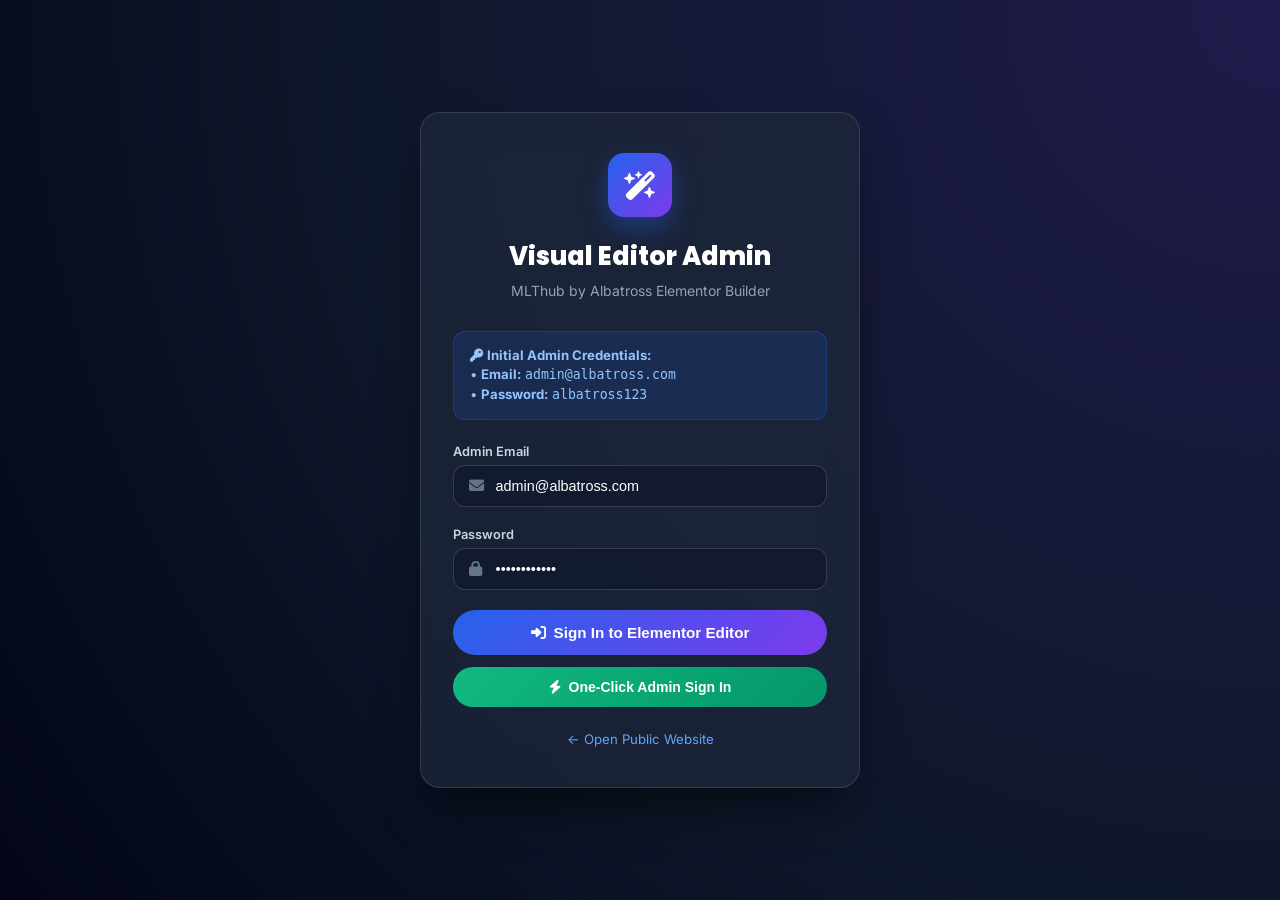
<file: editor-login.html>
<!DOCTYPE html>
<html lang="en">
<head>
  <meta charset="UTF-8"/>
  <meta name="viewport" content="width=device-width, initial-scale=1.0"/>
  <title>Elementor Admin Login – MLThub by Albatross</title>
  <link rel="stylesheet" href="https://cdnjs.cloudflare.com/ajax/libs/font-awesome/6.5.0/css/all.min.css"/>
  <link href="https://fonts.googleapis.com/css2?family=Inter:wght@300;400;500;600;700;800&family=Poppins:wght@400;600;700;800&display=swap" rel="stylesheet"/>
  <style>
    :root {
      --primary: #2563eb;
      --secondary: #7c3aed;
      --dark: #0f172a;
      --dark2: #1e293b;
      --light: #f8fafc;
      --border: rgba(255, 255, 255, 0.12);
      --font: 'Inter', sans-serif;
      --font-display: 'Poppins', sans-serif;
    }
    *, *::before, *::after { box-sizing: border-box; margin: 0; padding: 0; }
    body {
      font-family: var(--font);
      background: radial-gradient(circle at top right, #1e1b4b 0%, #0f172a 60%, #020617 100%);
      min-height: 100vh;
      display: flex;
      align-items: center;
      justify-content: center;
      padding: 1.5rem;
      color: #f8fafc;
    }
    .login-box {
      background: rgba(30, 41, 59, 0.7);
      backdrop-filter: blur(20px);
      border: 1px solid var(--border);
      border-radius: 20px;
      padding: 2.5rem 2rem;
      max-width: 440px;
      width: 100%;
      box-shadow: 0 25px 50px -12px rgba(0, 0, 0, 0.6);
    }
    .brand-header { text-align: center; margin-bottom: 2rem; }
    .logo-badge {
      width: 64px; height: 64px; border-radius: 16px;
      background: linear-gradient(135deg, var(--primary), var(--secondary));
      display: flex; align-items: center; justify-content: center;
      font-size: 1.8rem; color: white; margin: 0 auto 1.25rem;
      box-shadow: 0 10px 25px rgba(37, 99, 235, 0.4);
    }
    .title { font-family: var(--font-display); font-size: 1.6rem; font-weight: 800; color: white; margin-bottom: 0.35rem; }
    .subtitle { font-size: 0.875rem; color: #94a3b8; }
    .credentials-hint {
      background: rgba(37, 99, 235, 0.15); border: 1px solid rgba(37, 99, 235, 0.3);
      color: #93c5fd; padding: 0.85rem 1rem; border-radius: 12px;
      font-size: 0.825rem; margin-bottom: 1.5rem; line-height: 1.5;
    }
    .form-group { margin-bottom: 1.25rem; }
    .form-group label { display: block; font-size: 0.8rem; font-weight: 600; color: #cbd5e1; margin-bottom: 0.4rem; }
    .input-wrap { position: relative; }
    .input-wrap i { position: absolute; left: 1rem; top: 50%; transform: translateY(-50%); color: #64748b; font-size: 0.95rem; }
    .input-wrap input {
      width: 100%; padding: 0.75rem 1rem 0.75rem 2.6rem; border-radius: 12px;
      border: 1.5px solid rgba(255, 255, 255, 0.15); background: rgba(15, 23, 42, 0.6);
      color: white; font-size: 0.9rem; outline: none; transition: all 0.25s ease;
    }
    .input-wrap input:focus { border-color: var(--primary); box-shadow: 0 0 0 3px rgba(37, 99, 235, 0.25); }
    .btn-login {
      width: 100%; padding: 0.85rem; border-radius: 9999px;
      background: linear-gradient(135deg, var(--primary), var(--secondary));
      color: white; font-weight: 700; font-size: 0.95rem; border: none; cursor: pointer;
      margin-top: 0.5rem; transition: all 0.25s ease; display: flex; align-items: center; justify-content: center; gap: 0.5rem;
    }
    .btn-login:hover { opacity: 0.92; transform: translateY(-2px); box-shadow: 0 10px 25px rgba(37, 99, 235, 0.4); }
    .btn-quick {
      width: 100%; padding: 0.75rem; border-radius: 9999px;
      background: linear-gradient(135deg, #10b981, #059669);
      color: white; font-weight: 700; font-size: 0.875rem; border: none; cursor: pointer;
      margin-top: 0.75rem; transition: all 0.25s ease; display: flex; align-items: center; justify-content: center; gap: 0.5rem;
    }
    .btn-quick:hover { opacity: 0.92; transform: translateY(-2px); box-shadow: 0 10px 25px rgba(16, 185, 129, 0.3); }
    .alert-error { background: rgba(239, 68, 68, 0.15); border: 1px solid rgba(239, 68, 68, 0.3); color: #fca5a5; padding: 0.75rem 1rem; border-radius: 12px; font-size: 0.85rem; margin-bottom: 1.25rem; display: none; }
    .footer-link { text-align: center; margin-top: 1.5rem; font-size: 0.825rem; color: #94a3b8; }
    .footer-link a { color: #60a5fa; text-decoration: none; }
  </style>
</head>
<body>

<div class="login-box">
  <div class="brand-header">
    <div class="logo-badge"><i class="fa-solid fa-wand-magic-sparkles"></i></div>
    <h1 class="title">Visual Editor Admin</h1>
    <p class="subtitle">MLThub by Albatross Elementor Builder</p>
  </div>

  <div class="credentials-hint">
    <i class="fa-solid fa-key"></i> <strong>Initial Admin Credentials:</strong><br/>
    • <strong>Email:</strong> <code>admin@albatross.com</code><br/>
    • <strong>Password:</strong> <code>albatross123</code>
  </div>

  <div class="alert-error" id="loginAlert"></div>

  <form onsubmit="handleStudioLogin(event)">
    <div class="form-group">
      <label>Admin Email</label>
      <div class="input-wrap">
        <i class="fa-solid fa-envelope"></i>
        <input type="email" id="email" value="admin@albatross.com" required/>
      </div>
    </div>

    <div class="form-group">
      <label>Password</label>
      <div class="input-wrap">
        <i class="fa-solid fa-lock"></i>
        <input type="password" id="password" value="albatross123" required/>
      </div>
    </div>

    <button type="submit" class="btn-login" id="loginBtn">
      <i class="fa-solid fa-right-to-bracket"></i> Sign In to Elementor Editor
    </button>
  </form>

  <button type="button" class="btn-quick" onclick="quickStudioLogin()">
    <i class="fa-solid fa-bolt"></i> One-Click Admin Sign In
  </button>

  <div class="footer-link">
    <a href="index.html" target="_blank">← Open Public Website</a>
  </div>
</div>

<script src="studio-core.js"></script>
<script>
  document.addEventListener('DOMContentLoaded', () => {
    const session = window.MLTStudio.getCurrentSession();
    if (session) {
      window.location.href = 'editor.html';
    }
  });

  function handleStudioLogin(e) {
    e.preventDefault();
    const alertBox = document.getElementById('loginAlert');
    alertBox.style.display = 'none';

    const email = document.getElementById('email').value;
    const pass = document.getElementById('password').value;

    try {
      window.MLTStudio.login(email, pass);
      window.location.href = 'editor.html';
    } catch (err) {
      alertBox.textContent = err.message || 'Login failed.';
      alertBox.style.display = 'block';
    }
  }

  function quickStudioLogin() {
    document.getElementById('email').value = 'admin@albatross.com';
    document.getElementById('password').value = 'albatross123';
    handleStudioLogin(new Event('submit'));
  }
</script>
</body>
</html>
</file>
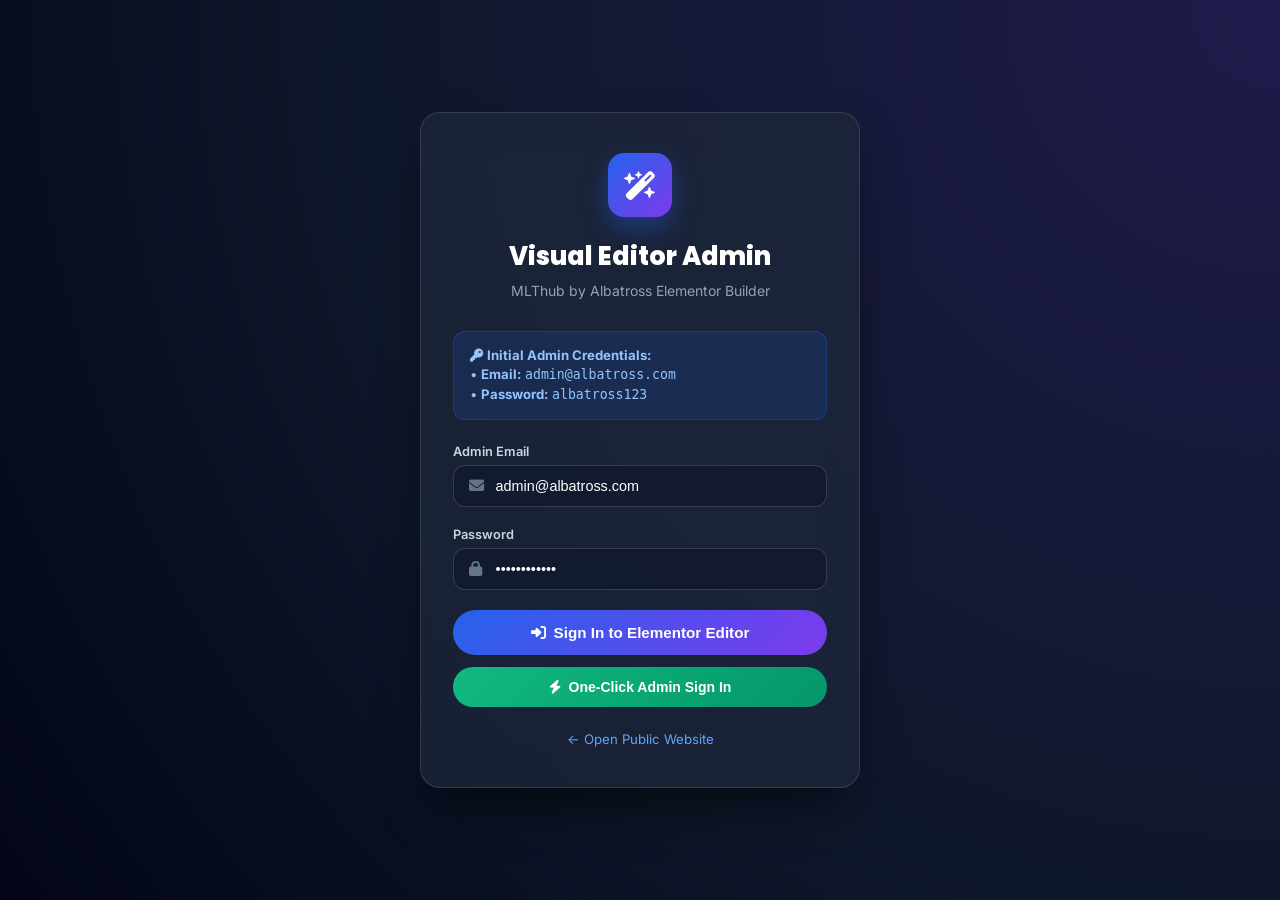
<file: editor.html>
<!DOCTYPE html>
<html lang="en">
<head>
  <meta charset="UTF-8"/>
  <meta name="viewport" content="width=device-width, initial-scale=1.0"/>
  <title>Elementor Visual Page Builder & Admin – MLThub</title>
  <link rel="stylesheet" href="https://cdnjs.cloudflare.com/ajax/libs/font-awesome/6.5.0/css/all.min.css"/>
  <link href="https://fonts.googleapis.com/css2?family=Inter:wght@300;400;500;600;700;800&family=Poppins:wght@400;600;700;800&display=swap" rel="stylesheet"/>
  <link rel="stylesheet" href="editor.css"/>
  <script src="studio-core.js"></script>
  <script>
    // Security Guard: Ensure admin is authenticated
    (function enforceStudioAuth() {
      const session = window.MLTStudio.getCurrentSession();
      if (!session) {
        window.location.href = 'editor-login.html';
      }
    })();
  </script>
</head>
<body>

<!-- ====== TOP CONTROL BAR ====== -->
<header class="studio-topbar">
  <div class="topbar-left">
    <div class="studio-brand">
      <div class="brand-icon"><i class="fa-solid fa-wand-magic-sparkles"></i></div>
      <div class="brand-info">
        <span class="brand-title">MLThub Studio</span>
        <span class="brand-tag">Visual Builder & Admin</span>
      </div>
    </div>

    <!-- Mode Tabs -->
    <div class="mode-tabs">
      <button class="mode-tab active" onclick="switchMode('builder', this)"><i class="fa-solid fa-pen-ruler"></i> Page Builder</button>
      <button class="mode-tab" onclick="switchMode('subjects', this)"><i class="fa-solid fa-book-medical"></i> Subjects & PPTs</button>
      <button class="mode-tab" onclick="switchMode('customSection', this)"><i class="fa-solid fa-square-plus"></i> Add Section</button>
      <button class="mode-tab" onclick="switchMode('users', this)"><i class="fa-solid fa-users-gear"></i> Admins</button>
      <button class="mode-tab" onclick="switchMode('settings', this)"><i class="fa-solid fa-sliders"></i> Settings</button>
    </div>
  </div>

  <div class="topbar-center">
    <!-- Responsive Devices Switcher -->
    <div class="device-switcher">
      <button class="device-btn active" title="Desktop View" onclick="setDevice('desktop', this)"><i class="fa-solid fa-desktop"></i></button>
      <button class="device-btn" title="Tablet View" onclick="setDevice('tablet', this)"><i class="fa-solid fa-tablet-screen-button"></i></button>
      <button class="device-btn" title="Mobile View" onclick="setDevice('mobile', this)"><i class="fa-solid fa-mobile-screen"></i></button>
    </div>
  </div>

  <div class="topbar-right">
    <div class="save-status" id="saveStatus"><i class="fa-solid fa-circle-check"></i> All changes saved</div>
    <button class="btn btn-discard" onclick="discardChanges()"><i class="fa-solid fa-rotate-left"></i> Discard</button>
    <button class="btn btn-save" onclick="saveAndPublish()"><i class="fa-solid fa-cloud-arrow-up"></i> Save & Publish</button>
    <button class="btn btn-logout" onclick="handleStudioLogout()" title="Logout"><i class="fa-solid fa-right-from-bracket"></i></button>
  </div>
</header>

<!-- ====== STUDIO MAIN WORKSPACE ====== -->
<div class="studio-workspace">

  <!-- LEFT INSPECTOR PANEL (ELEMENTOR STYLE) -->
  <aside class="editor-sidebar" id="editorSidebar">

    <!-- MODE 1: VISUAL PAGE BUILDER ACCORDIONS -->
    <div class="editor-mode-panel active" id="panel-builder">

      <div class="panel-header">
        <h3><i class="fa-solid fa-sliders"></i> Elementor Visual Inspector</h3>
        <p>Edit text, titles, colors & sections live on the right preview</p>
      </div>

      <!-- Accordion 1: Header & Brand -->
      <div class="editor-acc-item">
        <button class="acc-title" onclick="toggleAcc(this)">
          <span><i class="fa-solid fa-dna"></i> Header & Brand Logo</span>
          <i class="fa-solid fa-chevron-down acc-arrow"></i>
        </button>
        <div class="acc-body">
          <div class="field-group">
            <label>Brand Name</label>
            <input type="text" data-path="header.brandName" oninput="handleLiveInput(this)"/>
          </div>
          <div class="field-group">
            <label>Brand Subtitle</label>
            <input type="text" data-path="header.brandSub" oninput="handleLiveInput(this)"/>
          </div>
          <div class="field-group">
            <label>Logo Icon (FontAwesome)</label>
            <input type="text" data-path="header.logoIcon" oninput="handleLiveInput(this)"/>
          </div>
        </div>
      </div>

      <!-- Accordion 2: Hero Section -->
      <div class="editor-acc-item">
        <button class="acc-title" onclick="toggleAcc(this)">
          <span><i class="fa-solid fa-star"></i> Hero Section</span>
          <i class="fa-solid fa-chevron-down acc-arrow"></i>
        </button>
        <div class="acc-body">
          <div class="field-group">
            <label>Top Badge Text</label>
            <input type="text" data-path="hero.badge" oninput="handleLiveInput(this)"/>
          </div>
          <div class="field-group">
            <label>Title Line 1</label>
            <input type="text" data-path="hero.titleLine1" oninput="handleLiveInput(this)"/>
          </div>
          <div class="field-group">
            <label>Highlighted Word (Gradient)</label>
            <input type="text" data-path="hero.highlightText" oninput="handleLiveInput(this)"/>
          </div>
          <div class="field-group">
            <label>Title Line 2</label>
            <input type="text" data-path="hero.titleLine2" oninput="handleLiveInput(this)"/>
          </div>
          <div class="field-group">
            <label>Hero Subtitle</label>
            <textarea data-path="hero.subtitle" rows="3" oninput="handleLiveInput(this)"></textarea>
          </div>
          <div class="field-group">
            <label>Search Placeholder Text</label>
            <input type="text" data-path="hero.searchPlaceholder" oninput="handleLiveInput(this)"/>
          </div>
          <div class="field-row">
            <div class="field-group"><label>Stat 1 Number</label><input type="text" data-path="hero.stat1Num" oninput="handleLiveInput(this)"/></div>
            <div class="field-group"><label>Stat 1 Label</label><input type="text" data-path="hero.stat1Label" oninput="handleLiveInput(this)"/></div>
          </div>
          <div class="field-row">
            <div class="field-group"><label>Stat 2 Number</label><input type="text" data-path="hero.stat2Num" oninput="handleLiveInput(this)"/></div>
            <div class="field-group"><label>Stat 2 Label</label><input type="text" data-path="hero.stat2Label" oninput="handleLiveInput(this)"/></div>
          </div>
        </div>
      </div>

      <!-- Accordion 3: Medical Subjects Header -->
      <div class="editor-acc-item">
        <button class="acc-title" onclick="toggleAcc(this)">
          <span><i class="fa-solid fa-book-medical"></i> Subjects Section Title</span>
          <i class="fa-solid fa-chevron-down acc-arrow"></i>
        </button>
        <div class="acc-body">
          <div class="field-group">
            <label>Section Badge</label>
            <input type="text" data-path="subjectsSection.badge" oninput="handleLiveInput(this)"/>
          </div>
          <div class="field-group">
            <label>Section Title</label>
            <input type="text" data-path="subjectsSection.title" oninput="handleLiveInput(this)"/>
          </div>
          <div class="field-group">
            <label>Section Subtitle</label>
            <textarea data-path="subjectsSection.subtitle" rows="2" oninput="handleLiveInput(this)"></textarea>
          </div>
        </div>
      </div>

      <!-- Accordion 4: Featured Presentations Header -->
      <div class="editor-acc-item">
        <button class="acc-title" onclick="toggleAcc(this)">
          <span><i class="fa-solid fa-fire"></i> Featured Section Title</span>
          <i class="fa-solid fa-chevron-down acc-arrow"></i>
        </button>
        <div class="acc-body">
          <div class="field-group">
            <label>Section Badge</label>
            <input type="text" data-path="featuredSection.badge" oninput="handleLiveInput(this)"/>
          </div>
          <div class="field-group">
            <label>Section Title</label>
            <input type="text" data-path="featuredSection.title" oninput="handleLiveInput(this)"/>
          </div>
          <div class="field-group">
            <label>Section Subtitle</label>
            <textarea data-path="featuredSection.subtitle" rows="2" oninput="handleLiveInput(this)"></textarea>
          </div>
        </div>
      </div>

      <!-- Accordion 5: How It Works -->
      <div class="editor-acc-item">
        <button class="acc-title" onclick="toggleAcc(this)">
          <span><i class="fa-solid fa-list-check"></i> How It Works Steps</span>
          <i class="fa-solid fa-chevron-down acc-arrow"></i>
        </button>
        <div class="acc-body" id="accHowItWorks">
          <!-- Dynamically filled -->
        </div>
      </div>

      <!-- Accordion 6: FAQ Accordion Editor -->
      <div class="editor-acc-item">
        <button class="acc-title" onclick="toggleAcc(this)">
          <span><i class="fa-solid fa-circle-question"></i> FAQ Questions & Answers</span>
          <i class="fa-solid fa-chevron-down acc-arrow"></i>
        </button>
        <div class="acc-body">
          <div id="faqListEditor"></div>
          <button class="btn btn-outline btn-full" style="margin-top:.75rem;" onclick="addNewFaqItem()"><i class="fa-solid fa-plus"></i> Add New FAQ Question</button>
        </div>
      </div>

      <!-- Accordion 7: Contact Section -->
      <div class="editor-acc-item">
        <button class="acc-title" onclick="toggleAcc(this)">
          <span><i class="fa-solid fa-envelope"></i> Contact Section</span>
          <i class="fa-solid fa-chevron-down acc-arrow"></i>
        </button>
        <div class="acc-body">
          <div class="field-group"><label>Section Title</label><input type="text" data-path="contactSection.title" oninput="handleLiveInput(this)"/></div>
          <div class="field-group"><label>Support Email</label><input type="email" data-path="contactSection.email" oninput="handleLiveInput(this)"/></div>
          <div class="field-group"><label>Support Phone</label><input type="text" data-path="contactSection.phone" oninput="handleLiveInput(this)"/></div>
          <div class="field-group"><label>Working Hours</label><input type="text" data-path="contactSection.hours" oninput="handleLiveInput(this)"/></div>
        </div>
      </div>

      <!-- Accordion 8: Footer -->
      <div class="editor-acc-item">
        <button class="acc-title" onclick="toggleAcc(this)">
          <span><i class="fa-solid fa-shoe-prints"></i> Footer & Copyright</span>
          <i class="fa-solid fa-chevron-down acc-arrow"></i>
        </button>
        <div class="acc-body">
          <div class="field-group"><label>Footer Description</label><textarea data-path="footer.desc" rows="3" oninput="handleLiveInput(this)"></textarea></div>
          <div class="field-group"><label>Copyright Text</label><input type="text" data-path="footer.copyright" oninput="handleLiveInput(this)"/></div>
        </div>
      </div>

    </div>

    <!-- MODE 2: SUBJECTS & PPTS MANAGER -->
    <div class="editor-mode-panel" id="panel-subjects">
      <div class="panel-header">
        <h3><i class="fa-solid fa-book-medical"></i> Manage Subjects & PPTs</h3>
        <p>Add, edit, change colors or delete medical subjects</p>
      </div>

      <button class="btn btn-save btn-full" onclick="openStudioAddSubjectModal()" style="margin-bottom:1rem;"><i class="fa-solid fa-plus"></i> Add New Subject</button>
      <div class="subj-manager-list" id="studioSubjectsList"></div>
    </div>

    <!-- MODE 3: ADD NEW CUSTOM SECTION -->
    <div class="editor-mode-panel" id="panel-customSection">
      <div class="panel-header">
        <h3><i class="fa-solid fa-square-plus"></i> Add Custom Section</h3>
        <p>Build custom section components directly onto the page</p>
      </div>

      <div class="field-group">
        <label>Section Preset Layout</label>
        <select id="customSecLayout">
          <option value="hero">Hero Callout Box</option>
          <option value="cards">3-Column Card Grid</option>
          <option value="banner">Full-Width Announcement Banner</option>
          <option value="features">Feature Checklist Grid</option>
        </select>
      </div>

      <div class="field-group">
        <label>Section Title</label>
        <input type="text" id="customSecTitle" placeholder="e.g. Student Testimonials"/>
      </div>

      <div class="field-group">
        <label>Section Subtitle / Content</label>
        <textarea id="customSecSubtitle" rows="3" placeholder="Enter description or content text..."></textarea>
      </div>

      <div class="field-row">
        <div class="field-group">
          <label>Background Color</label>
          <input type="color" id="customSecBg" value="#f8fafc"/>
        </div>
        <div class="field-group">
          <label>Icon Class</label>
          <input type="text" id="customSecIcon" value="fa-solid fa-star"/>
        </div>
      </div>

      <button class="btn btn-save btn-full" onclick="addCustomSection()"><i class="fa-solid fa-plus"></i> Add Section to Page</button>
      <div id="customSectionsList" style="margin-top:1.5rem;"></div>
    </div>

    <!-- MODE 4: ADMIN USERS MANAGER -->
    <div class="editor-mode-panel" id="panel-users">
      <div class="panel-header">
        <h3><i class="fa-solid fa-users-gear"></i> Manage Administrators</h3>
        <p>Create new admin logins or change existing passwords</p>
      </div>

      <div class="field-group"><label>New Admin Full Name</label><input type="text" id="newAdminName"/></div>
      <div class="field-group"><label>New Admin Email</label><input type="email" id="newAdminEmail"/></div>
      <div class="field-group"><label>Password</label><input type="password" id="newAdminPass"/></div>
      <button class="btn btn-save btn-full" onclick="createNewAdminInStudio()"><i class="fa-solid fa-user-plus"></i> Create Admin Account</button>

      <h4 style="margin:1.5rem 0 .75rem;font-size:.9rem;color:white;">Current Administrators</h4>
      <div id="studioAdminUsersList"></div>
    </div>

    <!-- MODE 5: SETTINGS -->
    <div class="editor-mode-panel" id="panel-settings">
      <div class="panel-header">
        <h3><i class="fa-solid fa-sliders"></i> Studio Configuration</h3>
      </div>
      <button class="btn btn-discard btn-full" onclick="resetStudioToDefaults()"><i class="fa-solid fa-rotate-left"></i> Reset All Content to Defaults</button>
    </div>

  </aside>

  <!-- RIGHT LIVE INTERACTIVE PREVIEW CANVAS -->
  <main class="preview-canvas-wrap">
    <div class="device-frame" id="deviceFrame">
      <div class="frame-bar">
        <div class="frame-dots"><span></span><span></span><span></span></div>
        <div class="frame-url"><i class="fa-solid fa-lock"></i> https://mlthub.com/live-preview</div>
        <button class="frame-refresh" onclick="reloadPreviewIframe()"><i class="fa-solid fa-rotate"></i></button>
      </div>
      <iframe src="index.html" id="previewIframe" class="preview-iframe"></iframe>
    </div>
  </main>

</div>

<!-- STUDIO TOAST -->
<div class="studio-toast" id="studioToast"></div>

<script src="editor.js"></script>
</body>
</html>
</file>
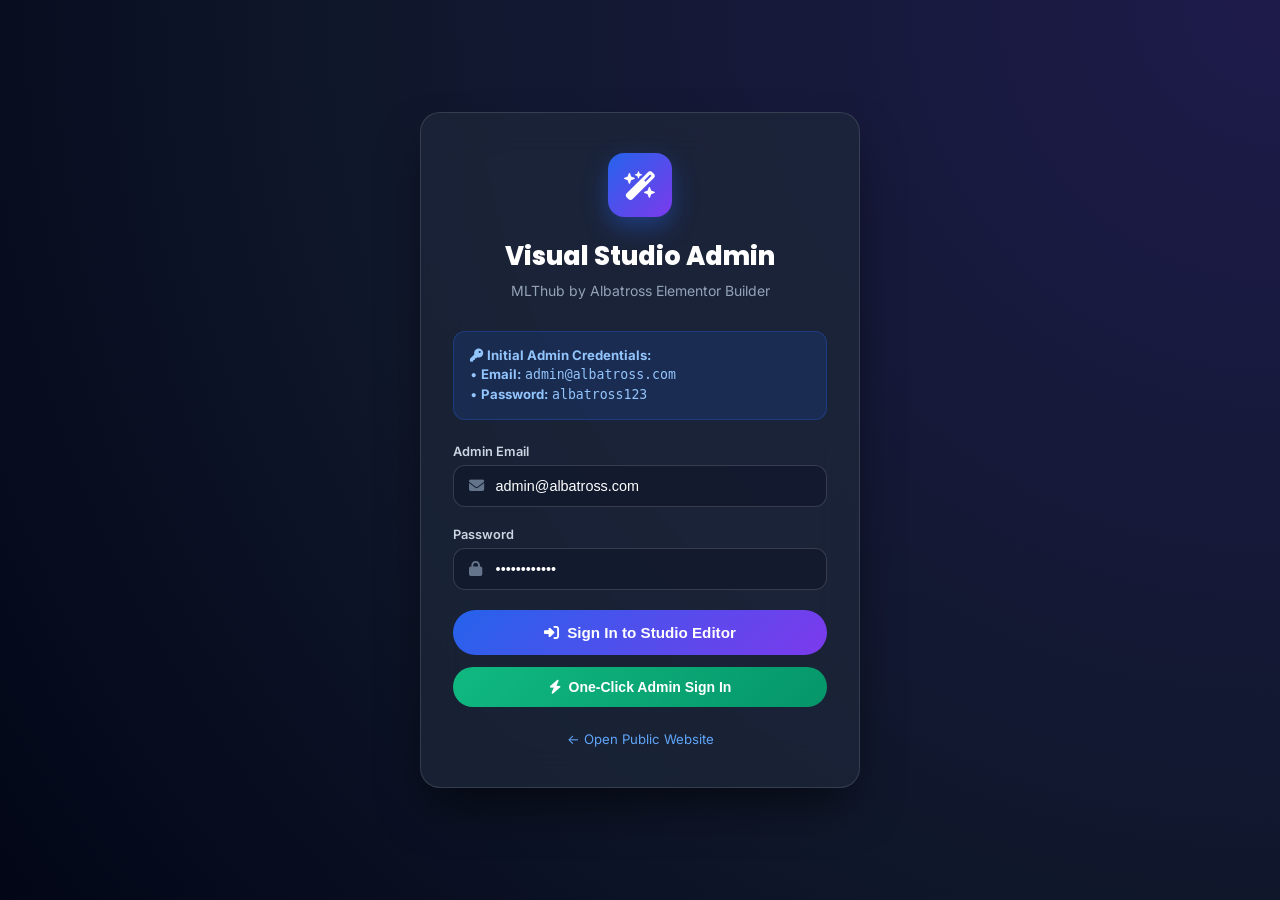
<file: login.html>
<!DOCTYPE html>
<html lang="en">
<head>
  <meta charset="UTF-8"/>
  <meta name="viewport" content="width=device-width, initial-scale=1.0"/>
  <title>Studio Admin Portal – MLThub by Albatross</title>
  <link rel="stylesheet" href="https://cdnjs.cloudflare.com/ajax/libs/font-awesome/6.5.0/css/all.min.css"/>
  <link href="https://fonts.googleapis.com/css2?family=Inter:wght@300;400;500;600;700;800&family=Poppins:wght@400;600;700;800&display=swap" rel="stylesheet"/>
  <style>
    :root {
      --primary: #2563eb;
      --secondary: #7c3aed;
      --dark: #0f172a;
      --dark2: #1e293b;
      --light: #f8fafc;
      --border: rgba(255, 255, 255, 0.12);
      --font: 'Inter', sans-serif;
      --font-display: 'Poppins', sans-serif;
    }
    *, *::before, *::after { box-sizing: border-box; margin: 0; padding: 0; }
    body {
      font-family: var(--font);
      background: radial-gradient(circle at top right, #1e1b4b 0%, #0f172a 60%, #020617 100%);
      min-height: 100vh;
      display: flex;
      align-items: center;
      justify-content: center;
      padding: 1.5rem;
      color: #f8fafc;
    }
    .login-box {
      background: rgba(30, 41, 59, 0.7);
      backdrop-filter: blur(20px);
      border: 1px solid var(--border);
      border-radius: 20px;
      padding: 2.5rem 2rem;
      max-width: 440px;
      width: 100%;
      box-shadow: 0 25px 50px -12px rgba(0, 0, 0, 0.6);
    }
    .brand-header {
      text-align: center;
      margin-bottom: 2rem;
    }
    .logo-badge {
      width: 64px;
      height: 64px;
      border-radius: 16px;
      background: linear-gradient(135deg, var(--primary), var(--secondary));
      display: flex;
      align-items: center;
      justify-content: center;
      font-size: 1.8rem;
      color: white;
      margin: 0 auto 1.25rem;
      box-shadow: 0 10px 25px rgba(37, 99, 235, 0.4);
    }
    .title {
      font-family: var(--font-display);
      font-size: 1.6rem;
      font-weight: 800;
      color: white;
      margin-bottom: 0.35rem;
    }
    .subtitle {
      font-size: 0.875rem;
      color: #94a3b8;
    }
    .credentials-hint {
      background: rgba(37, 99, 235, 0.15);
      border: 1px solid rgba(37, 99, 235, 0.3);
      color: #93c5fd;
      padding: 0.85rem 1rem;
      border-radius: 12px;
      font-size: 0.825rem;
      margin-bottom: 1.5rem;
      line-height: 1.5;
    }
    .form-group {
      margin-bottom: 1.25rem;
    }
    .form-group label {
      display: block;
      font-size: 0.8rem;
      font-weight: 600;
      color: #cbd5e1;
      margin-bottom: 0.4rem;
    }
    .input-wrap {
      position: relative;
    }
    .input-wrap i {
      position: absolute;
      left: 1rem;
      top: 50%;
      transform: translateY(-50%);
      color: #64748b;
      font-size: 0.95rem;
    }
    .input-wrap input {
      width: 100%;
      padding: 0.75rem 1rem 0.75rem 2.6rem;
      border-radius: 12px;
      border: 1.5px solid rgba(255, 255, 255, 0.15);
      background: rgba(15, 23, 42, 0.6);
      color: white;
      font-size: 0.9rem;
      outline: none;
      transition: all 0.25s ease;
    }
    .input-wrap input:focus {
      border-color: var(--primary);
      box-shadow: 0 0 0 3px rgba(37, 99, 235, 0.25);
    }
    .btn-login {
      width: 100%;
      padding: 0.85rem;
      border-radius: 9999px;
      background: linear-gradient(135deg, var(--primary), var(--secondary));
      color: white;
      font-weight: 700;
      font-size: 0.95rem;
      border: none;
      cursor: pointer;
      margin-top: 0.5rem;
      transition: all 0.25s ease;
      display: flex;
      align-items: center;
      justify-content: center;
      gap: 0.5rem;
    }
    .btn-login:hover {
      opacity: 0.92;
      transform: translateY(-2px);
      box-shadow: 0 10px 25px rgba(37, 99, 235, 0.4);
    }
    .btn-quick {
      width: 100%;
      padding: 0.75rem;
      border-radius: 9999px;
      background: linear-gradient(135deg, #10b981, #059669);
      color: white;
      font-weight: 700;
      font-size: 0.875rem;
      border: none;
      cursor: pointer;
      margin-top: 0.75rem;
      transition: all 0.25s ease;
      display: flex;
      align-items: center;
      justify-content: center;
      gap: 0.5rem;
    }
    .btn-quick:hover {
      opacity: 0.92;
      transform: translateY(-2px);
      box-shadow: 0 10px 25px rgba(16, 185, 129, 0.3);
    }
    .alert-error {
      background: rgba(239, 68, 68, 0.15);
      border: 1px solid rgba(239, 68, 68, 0.3);
      color: #fca5a5;
      padding: 0.75rem 1rem;
      border-radius: 12px;
      font-size: 0.85rem;
      margin-bottom: 1.25rem;
      display: none;
    }
    .footer-link {
      text-align: center;
      margin-top: 1.5rem;
      font-size: 0.825rem;
      color: #94a3b8;
    }
    .footer-link a {
      color: #60a5fa;
      text-decoration: none;
    }
  </style>
</head>
<body>

<div class="login-box">
  <div class="brand-header">
    <div class="logo-badge"><i class="fa-solid fa-wand-magic-sparkles"></i></div>
    <h1 class="title">Visual Studio Admin</h1>
    <p class="subtitle">MLThub by Albatross Elementor Builder</p>
  </div>

  <div class="credentials-hint">
    <i class="fa-solid fa-key"></i> <strong>Initial Admin Credentials:</strong><br/>
    • <strong>Email:</strong> <code>admin@albatross.com</code><br/>
    • <strong>Password:</strong> <code>albatross123</code>
  </div>

  <div class="alert-error" id="loginAlert"></div>

  <form onsubmit="handleStudioLogin(event)">
    <div class="form-group">
      <label>Admin Email</label>
      <div class="input-wrap">
        <i class="fa-solid fa-envelope"></i>
        <input type="email" id="email" value="admin@albatross.com" required/>
      </div>
    </div>

    <div class="form-group">
      <label>Password</label>
      <div class="input-wrap">
        <i class="fa-solid fa-lock"></i>
        <input type="password" id="password" value="albatross123" required/>
      </div>
    </div>

    <button type="submit" class="btn-login" id="loginBtn">
      <i class="fa-solid fa-right-to-bracket"></i> Sign In to Studio Editor
    </button>
  </form>

  <button type="button" class="btn-quick" onclick="quickStudioLogin()">
    <i class="fa-solid fa-bolt"></i> One-Click Admin Sign In
  </button>

  <div class="footer-link">
    <a href="../index.html" target="_blank">← Open Public Website</a>
  </div>
</div>

<script src="studio-core.js"></script>
<script>
  document.addEventListener('DOMContentLoaded', () => {
    const session = window.MLTStudio.getCurrentSession();
    if (session) {
      window.location.href = 'index.html';
    }
  });

  function handleStudioLogin(e) {
    e.preventDefault();
    const alertBox = document.getElementById('loginAlert');
    alertBox.style.display = 'none';

    const email = document.getElementById('email').value;
    const pass = document.getElementById('password').value;

    try {
      window.MLTStudio.login(email, pass);
      window.location.href = 'index.html';
    } catch (err) {
      alertBox.textContent = err.message || 'Login failed.';
      alertBox.style.display = 'block';
    }
  }

  function quickStudioLogin() {
    document.getElementById('email').value = 'admin@albatross.com';
    document.getElementById('password').value = 'albatross123';
    handleStudioLogin(new Event('submit'));
  }
</script>
</body>
</html>
</file>
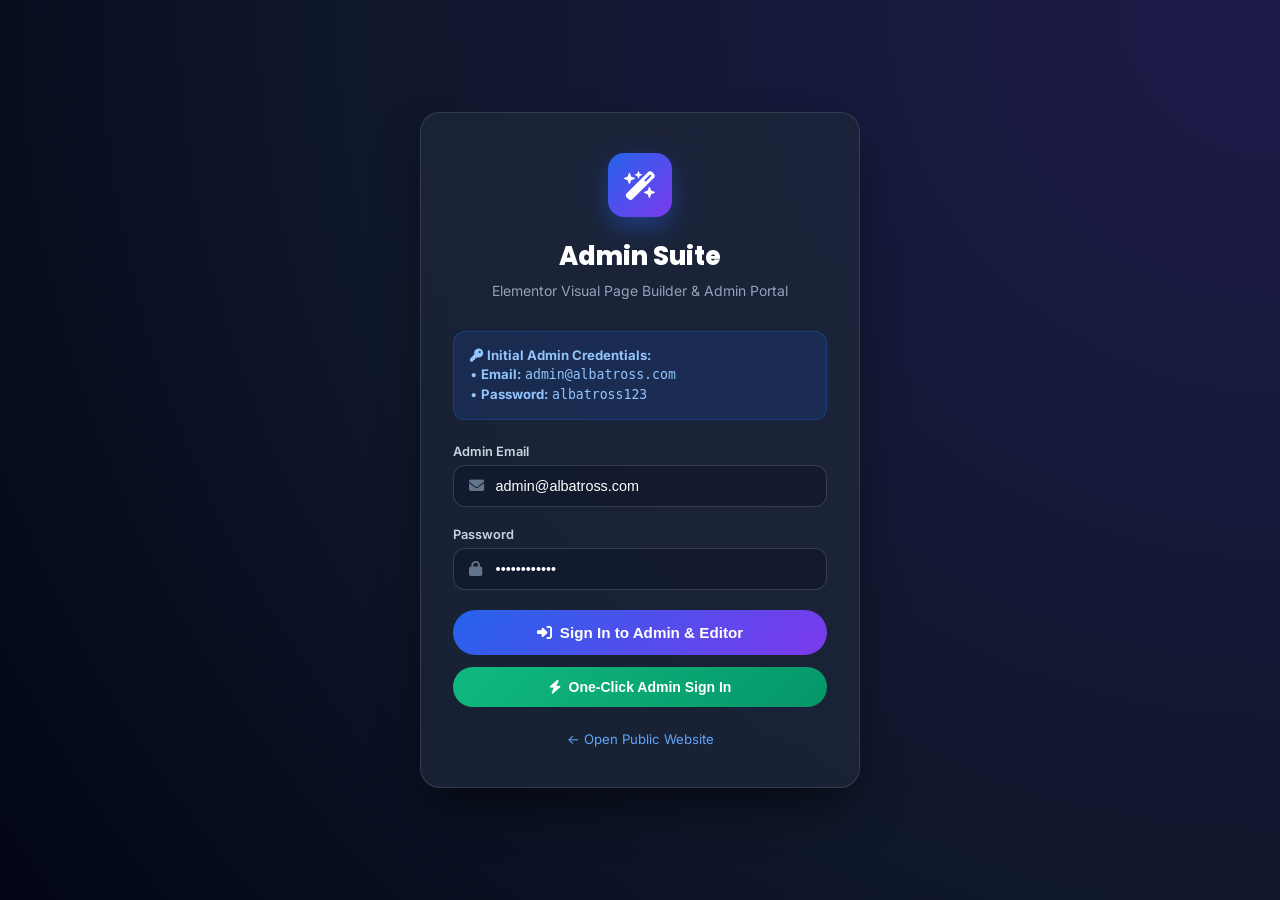
<file: admin-suite/login.html>
<!DOCTYPE html>
<html lang="en">
<head>
  <meta charset="UTF-8"/>
  <meta name="viewport" content="width=device-width, initial-scale=1.0"/>
  <title>Admin Suite Login – MLThub by Albatross</title>
  <link rel="stylesheet" href="https://cdnjs.cloudflare.com/ajax/libs/font-awesome/6.5.0/css/all.min.css"/>
  <link href="https://fonts.googleapis.com/css2?family=Inter:wght@300;400;500;600;700;800&family=Poppins:wght@400;600;700;800&display=swap" rel="stylesheet"/>
  <style>
    :root {
      --primary: #2563eb;
      --secondary: #7c3aed;
      --border: rgba(255, 255, 255, 0.12);
      --font: 'Inter', sans-serif;
      --font-display: 'Poppins', sans-serif;
    }
    *, *::before, *::after { box-sizing: border-box; margin: 0; padding: 0; }
    body {
      font-family: var(--font);
      background: radial-gradient(circle at top right, #1e1b4b 0%, #0f172a 60%, #020617 100%);
      min-height: 100vh;
      display: flex;
      align-items: center;
      justify-content: center;
      padding: 1.5rem;
      color: #f8fafc;
    }
    .login-box {
      background: rgba(30, 41, 59, 0.7);
      backdrop-filter: blur(20px);
      border: 1px solid var(--border);
      border-radius: 20px;
      padding: 2.5rem 2rem;
      max-width: 440px;
      width: 100%;
      box-shadow: 0 25px 50px -12px rgba(0, 0, 0, 0.6);
    }
    .brand-header { text-align: center; margin-bottom: 2rem; }
    .logo-badge {
      width: 64px; height: 64px; border-radius: 16px;
      background: linear-gradient(135deg, var(--primary), var(--secondary));
      display: flex; align-items: center; justify-content: center;
      font-size: 1.8rem; color: white; margin: 0 auto 1.25rem;
      box-shadow: 0 10px 25px rgba(37, 99, 235, 0.4);
    }
    .title { font-family: var(--font-display); font-size: 1.6rem; font-weight: 800; color: white; margin-bottom: 0.35rem; }
    .subtitle { font-size: 0.875rem; color: #94a3b8; }
    .credentials-hint {
      background: rgba(37, 99, 235, 0.15); border: 1px solid rgba(37, 99, 235, 0.3);
      color: #93c5fd; padding: 0.85rem 1rem; border-radius: 12px;
      font-size: 0.825rem; margin-bottom: 1.5rem; line-height: 1.5;
    }
    .form-group { margin-bottom: 1.25rem; }
    .form-group label { display: block; font-size: 0.8rem; font-weight: 600; color: #cbd5e1; margin-bottom: 0.4rem; }
    .input-wrap { position: relative; }
    .input-wrap i { position: absolute; left: 1rem; top: 50%; transform: translateY(-50%); color: #64748b; font-size: 0.95rem; }
    .input-wrap input {
      width: 100%; padding: 0.75rem 1rem 0.75rem 2.6rem; border-radius: 12px;
      border: 1.5px solid rgba(255, 255, 255, 0.15); background: rgba(15, 23, 42, 0.6);
      color: white; font-size: 0.9rem; outline: none; transition: all 0.25s ease;
    }
    .input-wrap input:focus { border-color: var(--primary); box-shadow: 0 0 0 3px rgba(37, 99, 235, 0.25); }
    .btn-login {
      width: 100%; padding: 0.85rem; border-radius: 9999px;
      background: linear-gradient(135deg, var(--primary), var(--secondary));
      color: white; font-weight: 700; font-size: 0.95rem; border: none; cursor: pointer;
      margin-top: 0.5rem; transition: all 0.25s ease; display: flex; align-items: center; justify-content: center; gap: 0.5rem;
    }
    .btn-login:hover { opacity: 0.92; transform: translateY(-2px); box-shadow: 0 10px 25px rgba(37, 99, 235, 0.4); }
    .btn-quick {
      width: 100%; padding: 0.75rem; border-radius: 9999px;
      background: linear-gradient(135deg, #10b981, #059669);
      color: white; font-weight: 700; font-size: 0.875rem; border: none; cursor: pointer;
      margin-top: 0.75rem; transition: all 0.25s ease; display: flex; align-items: center; justify-content: center; gap: 0.5rem;
    }
    .btn-quick:hover { opacity: 0.92; transform: translateY(-2px); box-shadow: 0 10px 25px rgba(16, 185, 129, 0.3); }
    .alert-error { background: rgba(239, 68, 68, 0.15); border: 1px solid rgba(239, 68, 68, 0.3); color: #fca5a5; padding: 0.75rem 1rem; border-radius: 12px; font-size: 0.85rem; margin-bottom: 1.25rem; display: none; }
    .footer-link { text-align: center; margin-top: 1.5rem; font-size: 0.825rem; color: #94a3b8; }
    .footer-link a { color: #60a5fa; text-decoration: none; }
  </style>
</head>
<body>

<div class="login-box">
  <div class="brand-header">
    <div class="logo-badge"><i class="fa-solid fa-wand-magic-sparkles"></i></div>
    <h1 class="title">Admin Suite</h1>
    <p class="subtitle">Elementor Visual Page Builder & Admin Portal</p>
  </div>

  <div class="credentials-hint">
    <i class="fa-solid fa-key"></i> <strong>Initial Admin Credentials:</strong><br/>
    • <strong>Email:</strong> <code>admin@albatross.com</code><br/>
    • <strong>Password:</strong> <code>albatross123</code>
  </div>

  <div class="alert-error" id="loginAlert"></div>

  <form onsubmit="handleSuiteLogin(event)">
    <div class="form-group">
      <label>Admin Email</label>
      <div class="input-wrap">
        <i class="fa-solid fa-envelope"></i>
        <input type="email" id="email" value="admin@albatross.com" required/>
      </div>
    </div>

    <div class="form-group">
      <label>Password</label>
      <div class="input-wrap">
        <i class="fa-solid fa-lock"></i>
        <input type="password" id="password" value="albatross123" required/>
      </div>
    </div>

    <button type="submit" class="btn-login" id="loginBtn">
      <i class="fa-solid fa-right-to-bracket"></i> Sign In to Admin & Editor
    </button>
  </form>

  <button type="button" class="btn-quick" onclick="quickSuiteLogin()">
    <i class="fa-solid fa-bolt"></i> One-Click Admin Sign In
  </button>

  <div class="footer-link">
    <a href="../index.html" target="_blank">← Open Public Website</a>
  </div>
</div>

<script src="studio-core.js"></script>
<script>
  document.addEventListener('DOMContentLoaded', () => {
    const session = window.MLTStudio.getCurrentSession();
    if (session) {
      window.location.href = 'index.html';
    }
  });

  function handleSuiteLogin(e) {
    e.preventDefault();
    const alertBox = document.getElementById('loginAlert');
    alertBox.style.display = 'none';

    const email = document.getElementById('email').value;
    const pass = document.getElementById('password').value;

    try {
      window.MLTStudio.login(email, pass);
      window.location.href = 'index.html';
    } catch (err) {
      alertBox.textContent = err.message || 'Login failed.';
      alertBox.style.display = 'block';
    }
  }

  function quickSuiteLogin() {
    document.getElementById('email').value = 'admin@albatross.com';
    document.getElementById('password').value = 'albatross123';
    handleSuiteLogin(new Event('submit'));
  }
</script>
</body>
</html>
</file>
<file: style.css>
/* =============================================
   MLThub – style.css  |  by Albatross
   ============================================= */
:root {
  --primary:#2563eb; --primary-dark:#1d4ed8; --primary-light:#dbeafe;
  --secondary:#7c3aed; --accent:#06b6d4; --success:#10b981;
  --warning:#f59e0b; --danger:#ef4444;
  --dark:#0f172a; --dark2:#1e293b; --dark3:#334155; --muted:#64748b;
  --light:#f1f5f9; --lighter:#f8fafc; --white:#ffffff; --border:#e2e8f0;
  --shadow:0 4px 6px -1px rgba(0,0,0,.1),0 2px 4px -2px rgba(0,0,0,.1);
  --shadow-lg:0 10px 15px -3px rgba(0,0,0,.1),0 4px 6px -4px rgba(0,0,0,.1);
  --shadow-xl:0 20px 25px -5px rgba(0,0,0,.1),0 8px 10px -6px rgba(0,0,0,.1);
  --radius:12px; --radius-lg:20px; --radius-full:9999px;
  --transition:all .3s ease;
  --font:'Inter',sans-serif; --font-display:'Poppins',sans-serif;
}
*,*::before,*::after{box-sizing:border-box;margin:0;padding:0;}
html{scroll-behavior:smooth;}
body{font-family:var(--font);color:var(--dark);background:var(--lighter);line-height:1.6;overflow-x:hidden;}
a{text-decoration:none;color:inherit;}
ul{list-style:none;}
input,textarea,select,button{font-family:var(--font);outline:none;border:none;}
::-webkit-scrollbar{width:6px;}
::-webkit-scrollbar-track{background:var(--light);}
::-webkit-scrollbar-thumb{background:var(--primary);border-radius:var(--radius-full);}
.container{max-width:1200px;margin:0 auto;padding:0 1.5rem;}

/* Buttons */
.btn{display:inline-flex;align-items:center;gap:.5rem;padding:.625rem 1.5rem;border-radius:var(--radius-full);font-weight:600;font-size:.9rem;cursor:pointer;transition:var(--transition);border:2px solid transparent;}
.btn-primary{background:var(--primary);color:var(--white);border-color:var(--primary);}
.btn-primary:hover{background:var(--primary-dark);border-color:var(--primary-dark);transform:translateY(-2px);box-shadow:0 8px 20px rgba(37,99,235,.35);}
.btn-outline{background:transparent;color:var(--primary);border-color:var(--primary);}
.btn-outline:hover{background:var(--primary);color:var(--white);transform:translateY(-2px);}
.btn-full{width:100%;justify-content:center;}
.btn-sm{padding:.45rem 1rem;font-size:.8rem;}
.btn-danger{background:var(--danger);color:var(--white);border-color:var(--danger);}

/* Header */
#header{position:fixed;top:0;left:0;right:0;z-index:1000;background:rgba(255,255,255,.92);backdrop-filter:blur(12px);border-bottom:1px solid var(--border);transition:var(--transition);}
#header.scrolled{box-shadow:var(--shadow-lg);}
.navbar{display:flex;align-items:center;justify-content:space-between;max-width:1200px;margin:0 auto;padding:.9rem 1.5rem;}
.nav-brand{display:flex;align-items:center;gap:.75rem;}
.logo-icon{width:44px;height:44px;border-radius:12px;background:linear-gradient(135deg,var(--primary),var(--secondary));display:flex;align-items:center;justify-content:center;color:var(--white);font-size:1.3rem;box-shadow:0 4px 12px rgba(37,99,235,.4);}
.brand-name{display:block;font-family:var(--font-display);font-weight:800;font-size:1.25rem;color:var(--dark);line-height:1.1;}
.brand-sub{display:block;font-size:.65rem;color:var(--muted);font-weight:500;letter-spacing:.05em;text-transform:uppercase;}
.nav-links{display:flex;gap:.25rem;}
.nav-link{padding:.5rem .9rem;border-radius:var(--radius-full);font-size:.88rem;font-weight:500;color:var(--dark3);transition:var(--transition);}
.nav-link:hover,.nav-link.active{color:var(--primary);background:var(--primary-light);}
.nav-actions{display:flex;align-items:center;gap:.75rem;}
.hamburger{display:none;flex-direction:column;gap:5px;background:none;cursor:pointer;padding:.25rem;}
.hamburger span{display:block;width:24px;height:2px;background:var(--dark);border-radius:2px;transition:var(--transition);}

/* Hero */
.hero{min-height:100vh;display:flex;align-items:center;padding:6rem 1.5rem 3rem;background:linear-gradient(135deg,#eff6ff 0%,#f0fdf4 50%,#fdf4ff 100%);position:relative;overflow:hidden;max-width:100%;margin:0 auto;gap:3rem;flex-wrap:wrap;justify-content:center;}
.hero-bg{position:absolute;inset:0;overflow:hidden;z-index:0;}
.hero-shape{position:absolute;border-radius:50%;background:linear-gradient(135deg,rgba(37,99,235,.1),rgba(124,58,237,.1));animation:float 8s ease-in-out infinite;}
.shape1{width:500px;height:500px;top:-200px;right:-100px;}
.shape2{width:300px;height:300px;bottom:-100px;left:-50px;animation-delay:-3s;}
.shape3{width:200px;height:200px;top:40%;left:35%;animation-delay:-5s;opacity:.5;}
@keyframes float{0%,100%{transform:translateY(0) rotate(0deg);}50%{transform:translateY(-20px) rotate(10deg);}}
.hero-content{position:relative;z-index:1;max-width:620px;}
.hero-badge{display:inline-flex;align-items:center;gap:.5rem;background:var(--primary-light);color:var(--primary);padding:.4rem 1rem;border-radius:var(--radius-full);font-size:.8rem;font-weight:600;margin-bottom:1.5rem;border:1px solid rgba(37,99,235,.2);}
.hero-title{font-family:var(--font-display);font-size:3rem;font-weight:800;line-height:1.1;color:var(--dark);margin-bottom:1.25rem;}
.highlight{background:linear-gradient(135deg,var(--primary),var(--secondary));-webkit-background-clip:text;-webkit-text-fill-color:transparent;background-clip:text;}
.hero-subtitle{color:var(--muted);font-size:1.05rem;margin-bottom:2rem;max-width:520px;}
.search-wrapper{position:relative;margin-bottom:2.5rem;}
.search-bar{display:flex;align-items:center;background:var(--white);border-radius:var(--radius-full);box-shadow:0 8px 32px rgba(0,0,0,.12);border:1px solid var(--border);overflow:hidden;padding:.25rem .25rem .25rem 1.25rem;}
.search-icon{color:var(--muted);font-size:1rem;flex-shrink:0;}
.search-bar input{flex:1;border:none;background:transparent;padding:.6rem .75rem;font-size:.95rem;color:var(--dark);}
.search-bar input::placeholder{color:var(--muted);}
.search-btn{background:linear-gradient(135deg,var(--primary),var(--secondary));color:var(--white);border:none;padding:.65rem 1.5rem;border-radius:var(--radius-full);font-weight:600;font-size:.9rem;cursor:pointer;transition:var(--transition);white-space:nowrap;}
.search-btn:hover{opacity:.9;transform:scale(1.02);}
.search-suggestions{position:absolute;top:calc(100% + 8px);left:0;right:0;background:var(--white);border-radius:var(--radius);box-shadow:var(--shadow-xl);border:1px solid var(--border);overflow:hidden;z-index:100;display:none;}
.suggestion-item{display:flex;align-items:center;gap:.75rem;padding:.75rem 1.25rem;cursor:pointer;transition:var(--transition);font-size:.9rem;}
.suggestion-item:hover{background:var(--primary-light);color:var(--primary);}
.suggestion-item i{color:var(--primary);font-size:.85rem;}
.hero-stats{display:flex;align-items:center;gap:1.5rem;flex-wrap:wrap;}
.stat{display:flex;flex-direction:column;}
.stat-num{font-family:var(--font-display);font-size:1.6rem;font-weight:800;color:var(--dark);line-height:1;}
.stat-label{font-size:.75rem;color:var(--muted);font-weight:500;margin-top:.15rem;}
.stat-divider{width:1px;height:40px;background:var(--border);}
.hero-visual{position:relative;z-index:1;display:flex;justify-content:center;align-items:center;}
.hero-card-stack{position:relative;width:280px;height:320px;}
.ppt-card{position:absolute;width:220px;border-radius:var(--radius-lg);display:flex;flex-direction:column;align-items:center;justify-content:center;gap:1rem;font-weight:700;font-size:1rem;box-shadow:var(--shadow-xl);transition:var(--transition);padding:2rem;}
.ppt-card i{font-size:2.5rem;}
.card-front{background:linear-gradient(135deg,var(--primary),var(--secondary));color:var(--white);top:0;left:50%;transform:translateX(-50%);z-index:3;height:240px;animation:cardFloat 4s ease-in-out infinite;}
.card-back1{background:var(--white);color:var(--dark3);top:40px;left:0;z-index:2;height:220px;transform:rotate(-8deg);animation:floatLeft 4s ease-in-out infinite 1s;}
.card-back2{background:var(--white);color:var(--dark3);top:60px;right:0;z-index:1;height:210px;transform:rotate(8deg);animation:floatRight 4s ease-in-out infinite 2s;}
.card-slides{background:rgba(255,255,255,.2);padding:.2rem .75rem;border-radius:var(--radius-full);font-size:.75rem;font-weight:600;}
@keyframes cardFloat{0%,100%{transform:translateX(-50%) translateY(0);}50%{transform:translateX(-50%) translateY(-12px);}}
@keyframes floatLeft{0%,100%{transform:rotate(-8deg) translateY(0);}50%{transform:rotate(-8deg) translateY(-8px);}}
@keyframes floatRight{0%,100%{transform:rotate(8deg) translateY(0);}50%{transform:rotate(8deg) translateY(-8px);}}

/* Sections */
section{padding:5rem 0;}
.section-header{text-align:center;margin-bottom:3rem;}
.section-badge{display:inline-block;background:var(--primary-light);color:var(--primary);padding:.35rem 1rem;border-radius:var(--radius-full);font-size:.8rem;font-weight:600;margin-bottom:.75rem;border:1px solid rgba(37,99,235,.2);}
.section-title{font-family:var(--font-display);font-size:2.25rem;font-weight:800;color:var(--dark);margin-bottom:.75rem;}
.section-subtitle{color:var(--muted);font-size:1rem;max-width:550px;margin:0 auto;}

/* Filter */
.filter-bar{display:flex;gap:.5rem;justify-content:center;flex-wrap:wrap;margin-bottom:2.5rem;}
.filter-btn{padding:.5rem 1.25rem;border-radius:var(--radius-full);border:2px solid var(--border);background:var(--white);color:var(--dark3);font-size:.875rem;font-weight:500;cursor:pointer;transition:var(--transition);}
.filter-btn:hover,.filter-btn.active{background:var(--primary);border-color:var(--primary);color:var(--white);}

/* Subjects */
.subjects-section{background:var(--white);}
.subjects-grid{display:grid;grid-template-columns:repeat(auto-fill,minmax(200px,1fr));gap:1.5rem;}
.subject-card{background:var(--lighter);border-radius:var(--radius-lg);padding:1.75rem 1.25rem;text-align:center;cursor:pointer;transition:var(--transition);border:2px solid var(--border);position:relative;overflow:hidden;display:flex;flex-direction:column;align-items:center;gap:.75rem;}
.subject-card::before{content:'';position:absolute;inset:0;background:linear-gradient(135deg,var(--card-color,#2563eb) 0%,transparent 100%);opacity:0;transition:var(--transition);}
.subject-card:hover{transform:translateY(-8px);box-shadow:var(--shadow-xl);border-color:transparent;}
.subject-card:hover::before{opacity:.06;}
.subject-card:hover .subject-icon{transform:scale(1.15);}
.subject-icon{width:70px;height:70px;border-radius:var(--radius);display:flex;align-items:center;justify-content:center;font-size:1.75rem;margin:0 auto;transition:var(--transition);}
.subject-name{font-weight:700;font-size:.95rem;color:var(--dark);}
.subject-count{font-size:.78rem;color:var(--muted);}
.subject-badge{position:absolute;top:.75rem;right:.75rem;background:var(--primary);color:var(--white);font-size:.65rem;font-weight:700;padding:.2rem .55rem;border-radius:var(--radius-full);letter-spacing:.05em;}
.subject-badge.new{background:var(--success);}
.subject-badge.hot{background:var(--danger);}

/* Featured */
.featured-section{background:linear-gradient(135deg,#eff6ff 0%,#f0fdf4 100%);}
.featured-grid{display:grid;grid-template-columns:repeat(auto-fill,minmax(300px,1fr));gap:1.5rem;}
.featured-card{background:var(--white);border-radius:var(--radius-lg);overflow:hidden;box-shadow:var(--shadow);transition:var(--transition);cursor:pointer;border:1px solid var(--border);}
.featured-card:hover{transform:translateY(-6px);box-shadow:var(--shadow-xl);}
.featured-thumb{height:160px;display:flex;align-items:center;justify-content:center;font-size:3.5rem;position:relative;overflow:hidden;}
.featured-info{padding:1.25rem;}
.featured-subject{font-size:.75rem;font-weight:600;color:var(--primary);text-transform:uppercase;letter-spacing:.05em;margin-bottom:.4rem;}
.featured-title{font-weight:700;font-size:1rem;color:var(--dark);margin-bottom:.6rem;line-height:1.3;}
.featured-meta{display:flex;align-items:center;justify-content:space-between;margin-bottom:1rem;}
.featured-rating{display:flex;align-items:center;gap:.25rem;font-size:.8rem;color:var(--warning);font-weight:600;}
.featured-slides{font-size:.78rem;color:var(--muted);}
.featured-footer{display:flex;align-items:center;justify-content:space-between;}
.featured-price{font-family:var(--font-display);font-size:1.2rem;font-weight:800;color:var(--dark);}
.featured-price .old-price{font-size:.8rem;text-decoration:line-through;color:var(--muted);font-weight:400;margin-left:.4rem;}

/* How It Works */
.how-section{background:var(--dark);}
.how-section .section-badge{background:rgba(37,99,235,.2);color:#93c5fd;border-color:rgba(37,99,235,.3);}
.how-section .section-title{color:var(--white);}
.how-section .section-subtitle{color:#94a3b8;}
.steps-grid{display:grid;grid-template-columns:repeat(auto-fit,minmax(220px,1fr));gap:2rem;}
.step-card{background:var(--dark2);border-radius:var(--radius-lg);padding:2rem 1.5rem;border:1px solid var(--dark3);position:relative;overflow:hidden;transition:var(--transition);}
.step-card:hover{transform:translateY(-4px);border-color:var(--primary);}
.step-num{position:absolute;top:1.25rem;right:1.25rem;font-family:var(--font-display);font-size:3rem;font-weight:800;color:rgba(255,255,255,.05);line-height:1;}
.step-icon{width:55px;height:55px;border-radius:var(--radius);background:linear-gradient(135deg,var(--primary),var(--secondary));display:flex;align-items:center;justify-content:center;font-size:1.3rem;color:var(--white);margin-bottom:1.25rem;}
.step-card h3{color:var(--white);font-size:1.05rem;font-weight:700;margin-bottom:.5rem;}
.step-card p{color:#94a3b8;font-size:.875rem;line-height:1.6;}

/* FAQ */
.faq-section{background:var(--white);}
.faq-container{max-width:800px;margin:0 auto;display:flex;flex-direction:column;gap:.75rem;}
.faq-item{border:1px solid var(--border);border-radius:var(--radius);overflow:hidden;}
.faq-question{width:100%;background:var(--lighter);padding:1.1rem 1.5rem;display:flex;align-items:center;justify-content:space-between;cursor:pointer;font-size:.95rem;font-weight:600;color:var(--dark);transition:var(--transition);border:none;}
.faq-question:hover{background:var(--primary-light);color:var(--primary);}
.faq-question.open{background:var(--primary);color:var(--white);}
.faq-question.open .faq-icon{transform:rotate(180deg);}
.faq-icon{transition:transform .3s ease;flex-shrink:0;}
.faq-answer{max-height:0;overflow:hidden;transition:max-height .4s ease,padding .3s ease;}
.faq-answer.open{max-height:300px;}
.faq-answer p{padding:1.25rem 1.5rem;color:var(--dark3);font-size:.9rem;line-height:1.7;background:var(--white);}

/* Contact */
.contact-section{background:linear-gradient(135deg,#eff6ff 0%,#fdf4ff 100%);}
.contact-grid{display:grid;grid-template-columns:1fr 1.5fr;gap:3rem;align-items:start;}
.contact-info{display:grid;grid-template-columns:1fr 1fr;gap:1rem;}
.contact-card{background:var(--white);border-radius:var(--radius-lg);padding:1.5rem;text-align:center;box-shadow:var(--shadow);border:1px solid var(--border);transition:var(--transition);}
.contact-card:hover{transform:translateY(-4px);box-shadow:var(--shadow-lg);}
.contact-icon{width:50px;height:50px;border-radius:var(--radius);background:var(--primary-light);color:var(--primary);display:flex;align-items:center;justify-content:center;font-size:1.2rem;margin:0 auto .75rem;}
.contact-card h4{font-size:.9rem;font-weight:700;color:var(--dark);margin-bottom:.35rem;}
.contact-card p{font-size:.82rem;color:var(--muted);}
.contact-form{background:var(--white);border-radius:var(--radius-lg);padding:2rem;box-shadow:var(--shadow-lg);}
.form-group{margin-bottom:1rem;}
.form-group input,.form-group textarea,.form-group select{width:100%;padding:.75rem 1rem;border-radius:var(--radius);border:1.5px solid var(--border);background:var(--lighter);font-size:.9rem;color:var(--dark);transition:var(--transition);resize:vertical;}
.form-group input:focus,.form-group textarea:focus,.form-group select:focus{border-color:var(--primary);background:var(--white);box-shadow:0 0 0 3px rgba(37,99,235,.1);}

/* Footer */
.footer{background:var(--dark);color:#94a3b8;}
.footer-top{padding:4rem 0 2rem;}
.footer-grid{display:grid;grid-template-columns:2fr 1fr 1fr 1fr;gap:3rem;}
.footer-desc{font-size:.875rem;line-height:1.7;max-width:300px;margin-bottom:1.5rem;}
.footer-social{display:flex;gap:.75rem;}
.footer-social a{width:38px;height:38px;border-radius:var(--radius-full);background:var(--dark2);color:#94a3b8;display:flex;align-items:center;justify-content:center;font-size:.9rem;transition:var(--transition);border:1px solid var(--dark3);}
.footer-social a:hover{background:var(--primary);color:var(--white);border-color:var(--primary);}
.footer-col h4{color:var(--white);font-weight:700;margin-bottom:1rem;font-size:.95rem;}
.footer-col ul{display:flex;flex-direction:column;gap:.5rem;}
.footer-col a{font-size:.875rem;color:#94a3b8;transition:var(--transition);}
.footer-col a:hover{color:var(--primary);padding-left:.25rem;}
.footer-bottom{border-top:1px solid var(--dark3);padding:1.25rem 0;text-align:center;font-size:.825rem;}

/* Modals */
.modal-overlay{position:fixed;inset:0;background:rgba(0,0,0,.65);z-index:2000;display:none;align-items:center;justify-content:center;padding:1rem;backdrop-filter:blur(4px);}
.modal-overlay.open{display:flex;}
.modal-box{background:var(--white);border-radius:var(--radius-lg);max-width:700px;width:100%;max-height:90vh;overflow-y:auto;position:relative;animation:modalIn .3s ease;}
.modal-wide{max-width:900px;}
.modal-sm{max-width:440px;}
@keyframes modalIn{from{opacity:0;transform:translateY(30px) scale(.95);}to{opacity:1;transform:translateY(0) scale(1);}}
.modal-close{position:absolute;top:1rem;right:1rem;background:var(--light);border:none;width:36px;height:36px;border-radius:50%;cursor:pointer;font-size:1rem;color:var(--dark3);display:flex;align-items:center;justify-content:center;transition:var(--transition);z-index:10;}
.modal-close:hover{background:var(--danger);color:var(--white);}
.modal-header{padding:2rem 2rem 1rem;background:linear-gradient(135deg,var(--primary),var(--secondary));color:var(--white);border-radius:var(--radius-lg) var(--radius-lg) 0 0;}
.modal-body{padding:1.5rem 2rem 2rem;}
.subparts-grid{display:grid;grid-template-columns:repeat(auto-fill,minmax(200px,1fr));gap:.75rem;margin-top:1.25rem;}
.subpart-card{background:var(--lighter);border-radius:var(--radius);padding:1rem;border:1px solid var(--border);cursor:pointer;transition:var(--transition);display:flex;flex-direction:column;gap:.4rem;position:relative;}
.subpart-card:hover{border-color:var(--primary);background:var(--primary-light);}
.subpart-card-header{display:flex;align-items:flex-start;justify-content:space-between;gap:.5rem;}
.subpart-title{font-weight:600;font-size:.88rem;color:var(--dark);flex:1;}
.subpart-actions{display:flex;align-items:center;gap:.3rem;opacity:0.85;transition:opacity .2s ease;}
.subpart-card:hover .subpart-actions{opacity:1;}
.card-action-btn{width:26px;height:26px;border-radius:6px;border:none;cursor:pointer;display:inline-flex;align-items:center;justify-content:center;font-size:.7rem;transition:all .2s ease;}
.card-action-btn.edit-btn{background:rgba(37,99,235,.15);color:var(--primary);}
.card-action-btn.edit-btn:hover{background:var(--primary);color:white;transform:scale(1.1);}
.card-action-btn.delete-btn{background:rgba(239,68,68,.15);color:var(--danger);}
.card-action-btn.delete-btn:hover{background:var(--danger);color:white;transform:scale(1.1);}

/* In-place Add PPT Card in Subject Modal Grid */
.subpart-card.add-ppt-card{
  border: 2px dashed rgba(37, 99, 235, .4);
  background: rgba(37, 99, 235, .03);
  align-items: center; justify-content: center;
  text-align: center; min-height: 110px;
  cursor: pointer;
}
.subpart-card.add-ppt-card:hover{
  border-color: var(--primary);
  background: rgba(37, 99, 235, .08);
  transform: translateY(-2px);
  box-shadow: 0 6px 16px rgba(37, 99, 235, .15);
}
.add-ppt-icon{
  width: 38px; height: 38px; border-radius: 50%;
  background: linear-gradient(135deg, var(--primary), var(--secondary));
  color: white; display: flex; align-items: center; justify-content: center;
  font-size: 1.1rem; margin-bottom: .35rem;
  box-shadow: 0 4px 10px rgba(37, 99, 235, .3);
  transition: transform .25s ease;
}
.subpart-card.add-ppt-card:hover .add-ppt-icon{
  transform: scale(1.12) rotate(90deg);
}
.add-ppt-title{font-weight: 700; font-size: .88rem; color: var(--primary);}
.add-ppt-sub{font-size: .7rem; color: var(--muted);}

/* Quick Add button in subject modal header */
.btn-modal-add-ppt{
  background: linear-gradient(135deg, #f59e0b, #d97706);
  color: white; border: none; font-weight: 700;
  padding: .5rem 1rem; border-radius: 9999px;
  font-size: .8rem; cursor: pointer; display: inline-flex;
  align-items: center; gap: .4rem; box-shadow: 0 4px 12px rgba(245,158,11,.3);
  transition: all .2s ease;
}
.btn-modal-add-ppt:hover{transform: translateY(-2px); box-shadow: 0 6px 16px rgba(245,158,11,.45);}

.btn-admin-unlock{
  background: transparent; border: none;
  color: #94a3b8; font-size: .78rem;
  cursor: pointer; padding: .35rem; border-radius: 4px;
  transition: all .2s ease; opacity: 0.4;
}
.btn-admin-unlock:hover{opacity: 0.9; color: var(--primary);}

.btn-admin-logout-mini{
  background: rgba(239, 68, 68, .15); color: var(--danger);
  border: none; border-radius: 9999px;
  width: 26px; height: 26px;
  display: inline-flex; align-items: center; justify-content: center;
  font-size: .7rem; cursor: pointer; transition: all .2s ease;
}
.btn-admin-logout-mini:hover{background: var(--danger); color: white;}

/* Direct PPT Modal Styles */
.direct-upload-box{
  border: 2px dashed #cbd5e1; border-radius: 12px;
  padding: 1.25rem 1rem; text-align: center;
  background: #f8fafc; cursor: pointer; transition: all .2s ease;
  display: flex; align-items: center; justify-content: space-between; gap: 1rem;
}
.direct-upload-box:hover{
  border-color: var(--primary); background: #eff6ff;
}
.direct-upload-icon{
  width: 44px; height: 44px; border-radius: 10px;
  background: linear-gradient(135deg, #f59e0b, #d97706);
  color: white; display: flex; align-items: center; justify-content: center;
  font-size: 1.25rem; min-width: 44px;
}
.direct-upload-meta{text-align: left; flex: 1;}
.direct-upload-meta strong{display: block; font-size: .875rem; color: var(--dark);}
.direct-upload-meta span{font-size: .75rem; color: var(--muted);}
.direct-upload-pill{
  padding: .35rem .75rem; border-radius: 9999px;
  background: var(--primary); color: white;
  font-size: .75rem; font-weight: 700; white-space: nowrap;
}
.direct-file-attached{
  background: #f1f5f9; border: 1px solid #cbd5e1;
  border-radius: 10px; padding: .75rem 1rem; margin-top: .75rem;
  display: flex; align-items: center; gap: .75rem;
}
.card-file-pill{
  display: inline-flex; align-items: center; gap: 2px;
  background: rgba(37,99,235,.1); color: var(--primary);
  padding: 1px 6px; border-radius: 4px; font-size: .68rem; font-weight: 700;
  margin-left: .35rem;
}

.subpart-meta{font-size:.75rem;color:var(--muted);}
.subpart-price{font-weight:700;font-size:.9rem;color:var(--primary);}
.ppt-viewer-header{padding:1.25rem 2rem;background:var(--dark);color:var(--white);}
.ppt-viewer-header h3{font-size:1.05rem;font-weight:700;}
.ppt-viewer-header p{font-size:.8rem;color:#94a3b8;margin-top:.2rem;}
.ppt-viewer{padding:1.5rem 2rem;min-height:300px;}
.slide-content{background:linear-gradient(135deg,#1e293b,#0f172a);border-radius:var(--radius-lg);padding:2.5rem;min-height:280px;display:flex;flex-direction:column;justify-content:center;color:var(--white);border:1px solid var(--dark3);animation:slideIn .3s ease;}
@keyframes slideIn{from{opacity:0;transform:translateX(20px);}to{opacity:1;transform:translateX(0);}}
.slide-num{font-size:.75rem;color:#64748b;margin-bottom:.5rem;font-weight:600;}
.slide-title{font-family:var(--font-display);font-size:1.4rem;font-weight:800;margin-bottom:1rem;color:#e2e8f0;}
.slide-body{font-size:.9rem;color:#94a3b8;line-height:1.7;}
.slide-body ul{margin-top:.5rem;padding-left:1.5rem;list-style:disc;}
.slide-body ul li{margin-bottom:.35rem;}
.slide-icon{font-size:3rem;margin-bottom:1rem;}
.ppt-controls{display:flex;align-items:center;justify-content:center;gap:1.5rem;padding:1rem 2rem;border-top:1px solid var(--border);}
.ppt-nav{display:inline-flex;align-items:center;gap:.5rem;padding:.55rem 1.25rem;border-radius:var(--radius-full);background:var(--light);border:1px solid var(--border);color:var(--dark3);font-size:.875rem;font-weight:600;cursor:pointer;transition:var(--transition);}
.ppt-nav:hover{background:var(--primary);color:var(--white);border-color:var(--primary);}
.ppt-nav:disabled{opacity:.4;cursor:not-allowed;}
.slide-counter{font-weight:700;font-size:.9rem;color:var(--dark3);min-width:60px;text-align:center;}
.ppt-footer-actions{display:flex;align-items:center;justify-content:center;gap:1rem;padding:1rem 2rem 1.5rem;flex-wrap:wrap;}
.login-modal-content{padding:2.5rem 2rem;text-align:center;}
.login-logo{width:70px;height:70px;border-radius:var(--radius-lg);background:linear-gradient(135deg,var(--primary),var(--secondary));display:flex;align-items:center;justify-content:center;font-size:2rem;color:var(--white);margin:0 auto 1.5rem;}
.login-modal-content h2{font-family:var(--font-display);font-size:1.5rem;font-weight:800;margin-bottom:.4rem;}
.login-modal-content p{color:var(--muted);font-size:.875rem;margin-bottom:1.5rem;}
.login-modal-content .form-group{text-align:left;}
.login-alt{margin-top:1rem;font-size:.85rem;color:var(--muted);}
.login-alt a{color:var(--primary);font-weight:600;}

/* Search Results */
.search-results-section{background:var(--white);padding:3rem 0;}

/* Toast */
.toast{position:fixed;bottom:2rem;right:2rem;background:var(--dark);color:var(--white);padding:1rem 1.5rem;border-radius:var(--radius);font-size:.9rem;font-weight:500;z-index:9999;opacity:0;transform:translateY(20px);transition:all .3s ease;max-width:320px;display:flex;align-items:center;gap:.75rem;box-shadow:var(--shadow-xl);}
.toast.show{opacity:1;transform:translateY(0);}
.toast.success{background:var(--success);}
.toast.error{background:var(--danger);}

/* Back to top */
.back-to-top{position:fixed;bottom:2rem;left:2rem;width:44px;height:44px;background:var(--primary);color:var(--white);border:none;border-radius:50%;cursor:pointer;font-size:1rem;display:flex;align-items:center;justify-content:center;opacity:0;transform:translateY(20px);transition:var(--transition);box-shadow:0 4px 12px rgba(37,99,235,.4);z-index:500;}
.back-to-top.visible{opacity:1;transform:translateY(0);}
.back-to-top:hover{background:var(--primary-dark);transform:translateY(-2px);}

/* Responsive */
@media(max-width:768px){
  .nav-links{display:none;flex-direction:column;position:fixed;top:70px;left:0;right:0;background:var(--white);padding:1rem;box-shadow:var(--shadow-lg);z-index:999;border-bottom:1px solid var(--border);}
  .nav-links.open{display:flex;}
  .hamburger{display:flex;}
  .hero{flex-direction:column;text-align:center;padding-top:5rem;}
  .hero-title{font-size:2rem;}
  .hero-visual{display:none;}
  .hero-stats{justify-content:center;}
  .section-title{font-size:1.75rem;}
  .subjects-grid{grid-template-columns:repeat(auto-fill,minmax(150px,1fr));}
  .footer-grid{grid-template-columns:1fr 1fr;}
  .contact-grid{grid-template-columns:1fr;}
  .contact-info{grid-template-columns:1fr 1fr;}
  .steps-grid{grid-template-columns:1fr 1fr;}
}
@media(max-width:480px){
  .hero-title{font-size:1.6rem;}
  .subjects-grid{grid-template-columns:repeat(2,1fr);}
  .footer-grid{grid-template-columns:1fr;}
  .steps-grid{grid-template-columns:1fr;}
  .featured-grid{grid-template-columns:1fr;}
}

/* Admin floating plus button (visible when admin session exists) */
.admin-floating-plus {
  position: fixed;
  bottom: 2rem;
  right: 2rem;
  background: linear-gradient(135deg, #f59e0b, #d97706);
  color: white;
  padding: .75rem 1.25rem;
  border-radius: 9999px;
  display: flex;
  align-items: center;
  gap: .5rem;
  font-weight: 700;
  font-size: .875rem;
  text-decoration: none;
  box-shadow: 0 10px 25px rgba(245, 158, 11, .45);
  z-index: 9999;
  transition: all .25s ease;
}
.admin-floating-plus:hover {
  transform: translateY(-3px) scale(1.03);
  box-shadow: 0 14px 30px rgba(245, 158, 11, .6);
  color: white;
}
.admin-floating-plus i {
  font-size: 1.1rem;
}

/* Download Attached PPT Button in Modal */
.btn-download-attached {
  background: linear-gradient(135deg, #10b981, #059669);
  color: white;
  border: none;
  font-weight: 700;
  display: inline-flex;
  align-items: center;
  gap: .5rem;
  padding: .65rem 1.25rem;
  border-radius: 9999px;
  cursor: pointer;
  transition: all .2s ease;
  box-shadow: 0 4px 14px rgba(16, 185, 129, .3);
}
.btn-download-attached:hover {
  transform: translateY(-2px);
  box-shadow: 0 6px 18px rgba(16, 185, 129, .45);
  color: white;
}

/* --- Original Document Showcase & Lock Protection --- */
.doc-security-badge {
  display: inline-flex;
  align-items: center;
  gap: .5rem;
  background: rgba(16, 185, 129, .15);
  border: 1px solid rgba(16, 185, 129, .35);
  color: #10b981;
  font-size: .78rem;
  font-weight: 700;
  padding: .4rem .9rem;
  border-radius: 9999px;
  margin-bottom: 1.25rem;
}
.original-doc-viewer {
  display: flex;
  flex-direction: column;
  align-items: center;
  justify-content: center;
  padding: 2rem 1.5rem;
  background: radial-gradient(circle at center, #1e293b 0%, #0f172a 100%);
  border-radius: var(--radius-lg);
  border: 1px solid rgba(255, 255, 255, .1);
  min-height: 380px;
  text-align: center;
  width: 100%;
  box-sizing: border-box;
}
.original-ppt-card {
  background: rgba(30, 41, 59, .7);
  backdrop-filter: blur(10px);
  border: 1px solid rgba(255, 255, 255, .1);
  border-radius: 16px;
  padding: 2rem;
  max-width: 580px;
  width: 100%;
  box-shadow: 0 15px 35px rgba(0, 0, 0, .4);
  margin-bottom: 1.5rem;
  display: flex;
  flex-direction: column;
  align-items: center;
  box-sizing: border-box;
}
.original-ppt-icon {
  width: 72px;
  height: 72px;
  border-radius: 18px;
  background: linear-gradient(135deg, #f59e0b, #d97706);
  display: flex;
  align-items: center;
  justify-content: center;
  color: white;
  font-size: 2.2rem;
  margin-bottom: 1.25rem;
  box-shadow: 0 8px 20px rgba(245, 158, 11, .4);
}
.original-ppt-title {
  font-family: var(--font-display);
  font-size: 1.35rem;
  font-weight: 800;
  color: #f8fafc;
  margin-bottom: .6rem;
}
.original-ppt-meta {
  display: flex;
  align-items: center;
  justify-content: center;
  gap: .85rem;
  font-size: .78rem;
  color: #94a3b8;
  margin-bottom: 1rem;
  flex-wrap: wrap;
}
.original-ppt-desc {
  font-size: .85rem;
  color: #cbd5e1;
  line-height: 1.6;
}
.badge-locked {
  display: inline-flex;
  align-items: center;
  gap: 3px;
  background: rgba(16, 185, 129, .15);
  color: #10b981;
  border: 1px solid rgba(16, 185, 129, .3);
  font-size: .65rem;
  font-weight: 700;
  padding: 1px 6px;
  border-radius: 4px;
  margin-left: 5px;
}
.btn-download-attached.btn-lg {
  padding: .85rem 1.75rem;
  font-size: .95rem;
}

/* --- Locked Download & Paywall UI --- */
.btn-pay-unlock {
  background: linear-gradient(135deg, #f59e0b, #d97706);
  color: white;
  border: none;
  font-weight: 700;
  display: inline-flex;
  align-items: center;
  gap: .5rem;
  padding: .65rem 1.25rem;
  border-radius: 9999px;
  cursor: pointer;
  transition: all .2s ease;
  box-shadow: 0 4px 14px rgba(245, 158, 11, .35);
  text-decoration: none;
}
.btn-pay-unlock:hover {
  transform: translateY(-2px);
  box-shadow: 0 6px 20px rgba(245, 158, 11, .5);
  color: white;
}
.btn-pay-unlock.btn-lg {
  padding: .85rem 1.85rem;
  font-size: .95rem;
}

.badge-unlocked-pill {
  display: inline-flex;
  align-items: center;
  gap: 5px;
  background: rgba(16, 185, 129, .15);
  color: #10b981;
  border: 1px solid rgba(16, 185, 129, .35);
  font-size: .8rem;
  font-weight: 700;
  padding: .45rem .85rem;
  border-radius: 9999px;
}

.badge-locked-dw {
  display: inline-flex;
  align-items: center;
  gap: 3px;
  background: rgba(245, 158, 11, .15);
  color: #d97706;
  border: 1px solid rgba(245, 158, 11, .35);
  font-size: .65rem;
  font-weight: 700;
  padding: 1px 6px;
  border-radius: 4px;
  margin-left: 5px;
}

/* --- Checkout / Payment Modal --- */
.checkout-modal-content {
  padding: 1.75rem 2rem 2rem;
}
.checkout-summary-card {
  background: #f8fafc;
  border: 1px solid #e2e8f0;
  border-radius: 14px;
  padding: 1.25rem;
  margin-bottom: 1.25rem;
  display: flex;
  align-items: center;
  justify-content: space-between;
  gap: 1rem;
}
.checkout-summary-info {
  display: flex;
  align-items: center;
  gap: .85rem;
}
.checkout-ppt-icon {
  width: 48px;
  height: 48px;
  border-radius: 12px;
  background: linear-gradient(135deg, #f59e0b, #d97706);
  color: white;
  display: flex;
  align-items: center;
  justify-content: center;
  font-size: 1.5rem;
  flex-shrink: 0;
}
.checkout-summary-title {
  font-weight: 800;
  font-size: 1rem;
  color: var(--dark);
  margin-bottom: .2rem;
}
.checkout-summary-meta {
  font-size: .78rem;
  color: var(--muted);
}
.checkout-price-box {
  text-align: right;
  flex-shrink: 0;
}
.checkout-price-val {
  font-size: 1.4rem;
  font-weight: 800;
  color: var(--primary);
}
.checkout-price-old {
  font-size: .78rem;
  color: var(--muted);
  text-decoration: line-through;
}
/* --- Comprehensive Payment Methods Grid & Panels --- */
.payment-methods-grid {
  display: grid;
  grid-template-columns: repeat(6, 1fr);
  gap: .45rem;
  margin-bottom: 1.25rem;
}
@media (max-width: 620px) {
  .payment-methods-grid {
    grid-template-columns: repeat(3, 1fr);
  }
}
.payment-method-tile {
  background: #f8fafc;
  border: 1.5px solid #e2e8f0;
  border-radius: 10px;
  padding: .65rem .3rem;
  display: flex;
  flex-direction: column;
  align-items: center;
  justify-content: center;
  cursor: pointer;
  transition: all .2s ease;
  text-align: center;
  gap: 2px;
}
.payment-method-tile i {
  font-size: 1.25rem;
  margin-bottom: 2px;
}
.payment-method-tile span {
  font-size: .78rem;
  font-weight: 700;
  color: var(--dark);
  line-height: 1.2;
}
.payment-method-tile small {
  font-size: .65rem;
  color: #94a3b8;
}
.payment-method-tile:hover {
  border-color: var(--primary);
  background: #f0f7ff;
}
.payment-method-tile.active {
  background: #ffffff;
  border-color: var(--primary);
  box-shadow: 0 4px 12px rgba(37, 99, 235, .15);
  transform: translateY(-2px);
}
.payment-method-tile.active span {
  color: var(--primary);
}

.payment-panel {
  display: none;
  animation: fadeInPanel .2s ease-in-out;
}
.payment-panel.active {
  display: block;
}
@keyframes fadeInPanel {
  from { opacity: 0; transform: translateY(4px); }
  to { opacity: 1; transform: translateY(0); }
}

.payment-method-banner {
  padding: .75rem 1rem;
  border-radius: 10px;
  margin-bottom: 1rem;
  display: flex;
  align-items: center;
  justify-content: space-between;
  gap: .75rem;
}
.banner-easypaisa {
  background: rgba(16, 185, 129, .1);
  border: 1px solid rgba(16, 185, 129, .25);
  color: #065f46;
}
.banner-jazzcash {
  background: rgba(239, 68, 68, .1);
  border: 1px solid rgba(239, 68, 68, .25);
  color: #991b1b;
}
.banner-paypal {
  background: rgba(0, 121, 193, .1);
  border: 1px solid rgba(0, 121, 193, .25);
  color: #075985;
}
.banner-bank {
  background: rgba(139, 92, 246, .1);
  border: 1px solid rgba(139, 92, 246, .25);
  color: #5b21b6;
}
.banner-applepay {
  background: #f1f5f9;
  border: 1px solid #cbd5e1;
  color: #0f172a;
}

.bank-detail-card {
  background: #f8fafc;
  border: 1px solid #e2e8f0;
  border-radius: 10px;
  padding: 1rem;
  margin-bottom: 1rem;
}
.bank-row {
  display: flex;
  align-items: center;
  justify-content: space-between;
  padding: .35rem 0;
  border-bottom: 1px dashed #e2e8f0;
  font-size: .8rem;
}
.bank-row:last-child {
  border-bottom: none;
}
.bank-copy-pill {
  background: #e2e8f0;
  border: none;
  font-size: .72rem;
  font-weight: 700;
  padding: 2px 8px;
  border-radius: 6px;
  cursor: pointer;
  color: #334155;
  transition: all .2s;
}
.bank-copy-pill:hover {
  background: var(--primary);
  color: white;
}
.btn-paypal-checkout {
  width: 100%;
  padding: .85rem;
  background: #ffc439;
  color: #003087;
  border: none;
  border-radius: 10px;
  font-size: 1.05rem;
  font-weight: 800;
  cursor: pointer;
  display: flex;
  align-items: center;
  justify-content: center;
  gap: .5rem;
  box-shadow: 0 4px 12px rgba(255, 196, 57, .4);
  transition: all .2s ease;
}
.btn-paypal-checkout:hover {
  background: #f4b400;
  transform: translateY(-2px);
}
.btn-applepay {
  width: 100%;
  padding: .85rem;
  background: #000000;
  color: #ffffff;
  border: none;
  border-radius: 10px;
  font-size: 1rem;
  font-weight: 700;
  cursor: pointer;
  display: flex;
  align-items: center;
  justify-content: center;
  gap: .5rem;
  box-shadow: 0 4px 12px rgba(0,0,0,.25);
  margin-bottom: .6rem;
  transition: all .2s;
}
.btn-applepay:hover {
  opacity: .9;
  transform: translateY(-2px);
}
.btn-gpay {
  width: 100%;
  padding: .85rem;
  background: #ffffff;
  color: #3c4043;
  border: 1px solid #dadce0;
  border-radius: 10px;
  font-size: 1rem;
  font-weight: 700;
  cursor: pointer;
  display: flex;
  align-items: center;
  justify-content: center;
  gap: .5rem;
  box-shadow: 0 2px 6px rgba(0,0,0,.08);
  transition: all .2s;
}
.btn-gpay:hover {
  background: #f8f9fa;
  transform: translateY(-2px);
}
.checkout-features-list {
  display: grid;
  grid-template-columns: 1fr 1fr;
  gap: .5rem .75rem;
  margin-bottom: 1.25rem;
  font-size: .78rem;
  color: #475569;
}
.checkout-features-list span {
  display: flex;
  align-items: center;
  gap: .35rem;
}
.checkout-features-list i {
  color: #10b981;
}
.checkout-form-grid {
  display: grid;
  grid-template-columns: 1fr 1fr;
  gap: .85rem;
  margin-bottom: 1.25rem;
}
.checkout-input-group label {
  display: block;
  font-size: .78rem;
  font-weight: 700;
  margin-bottom: .3rem;
  color: var(--dark);
}
.checkout-input-group input {
  width: 100%;
  padding: .65rem .85rem;
  border-radius: 8px;
  border: 1px solid var(--border);
  font-size: .88rem;
  box-sizing: border-box;
  outline: none;
}
.checkout-input-group input:focus {
  border-color: var(--primary);
  box-shadow: 0 0 0 3px rgba(37, 99, 235, .1);
}
.btn-complete-pay {
  width: 100%;
  padding: .85rem;
  background: linear-gradient(135deg, #10b981, #059669);
  color: white;
  border: none;
  border-radius: 10px;
  font-size: 1rem;
  font-weight: 800;
  cursor: pointer;
  display: flex;
  align-items: center;
  justify-content: center;
  gap: .5rem;
  box-shadow: 0 4px 15px rgba(16, 185, 129, .35);
  transition: all .2s ease;
}
.btn-complete-pay:hover {
  transform: translateY(-2px);
  box-shadow: 0 6px 20px rgba(16, 185, 129, .5);
}
.checkout-security-footer {
  margin-top: 1rem;
  text-align: center;
  font-size: .75rem;
  color: var(--muted);
  display: flex;
  align-items: center;
  justify-content: center;
  gap: 1rem;
  flex-wrap: wrap;
}
</file>
<file: admin-suite/editor.css>
/* =============================================
   MLThub Admin Suite – editor.css
   by Albatross
   ============================================= */

:root {
  --primary: #2563eb;
  --secondary: #7c3aed;
  --success: #10b981;
  --danger: #ef4444;
  --dark: #0f172a;
  --dark2: #1e293b;
  --muted: #94a3b8;
  --border: rgba(255, 255, 255, 0.1);
  --font: 'Inter', sans-serif;
  --font-display: 'Poppins', sans-serif;
  --topbar-h: 64px;
  --sidebar-w: 380px;
}

*, *::before, *::after { box-sizing: border-box; margin: 0; padding: 0; }
body { font-family: var(--font); background: #020617; color: #f8fafc; overflow: hidden; height: 100vh; }
a { text-decoration: none; color: inherit; }
input, textarea, select, button { font-family: var(--font); outline: none; border: none; }
::-webkit-scrollbar { width: 5px; }
::-webkit-scrollbar-track { background: var(--dark); }
::-webkit-scrollbar-thumb { background: var(--primary); border-radius: 9999px; }

/* TOPBAR */
.studio-topbar {
  height: var(--topbar-h);
  background: #0f172a;
  border-bottom: 1px solid var(--border);
  display: flex;
  align-items: center;
  justify-content: space-between;
  padding: 0 1.25rem;
  z-index: 100;
  position: relative;
}
.topbar-left { display: flex; align-items: center; gap: 1.5rem; }
.studio-brand { display: flex; align-items: center; gap: .75rem; }
.brand-icon { width: 38px; height: 38px; border-radius: 10px; background: linear-gradient(135deg, var(--primary), var(--secondary)); display: flex; align-items: center; justify-content: center; font-size: 1.1rem; color: white; box-shadow: 0 4px 12px rgba(37,99,235,.4); }
.brand-title { font-family: var(--font-display); font-weight: 800; font-size: 1rem; color: white; display: block; line-height: 1.1; }
.brand-tag { font-size: .625rem; color: var(--muted); text-transform: uppercase; letter-spacing: .08em; display: block; }

.mode-tabs { display: flex; gap: .35rem; background: rgba(255,255,255,.05); padding: .25rem; border-radius: 12px; border: 1px solid var(--border); }
.mode-tab { padding: .45rem .85rem; border-radius: 8px; font-size: .8rem; font-weight: 600; color: var(--muted); background: transparent; cursor: pointer; transition: all .2s ease; display: flex; align-items: center; gap: .4rem; }
.mode-tab:hover { color: white; background: rgba(255,255,255,.08); }
.mode-tab.active { background: var(--primary); color: white; }

.topbar-center { display: flex; align-items: center; }
.device-switcher { display: flex; gap: .25rem; background: rgba(255,255,255,.05); padding: .25rem; border-radius: 10px; border: 1px solid var(--border); }
.device-btn { width: 34px; height: 34px; border-radius: 8px; background: transparent; color: var(--muted); border: none; cursor: pointer; font-size: .9rem; display: flex; align-items: center; justify-content: center; transition: all .2s ease; }
.device-btn:hover { color: white; background: rgba(255,255,255,.1); }
.device-btn.active { background: rgba(37,99,235,.3); color: #60a5fa; }

.topbar-right { display: flex; align-items: center; gap: .75rem; }
.save-status { font-size: .78rem; font-weight: 600; color: #34d399; display: flex; align-items: center; gap: .35rem; }
.save-status.unsaved { color: #fbbf24; }

.btn { display: inline-flex; align-items: center; gap: .5rem; padding: .55rem 1.15rem; border-radius: 9999px; font-size: .825rem; font-weight: 700; cursor: pointer; transition: all .2s ease; border: 1.5px solid transparent; }
.btn-save { background: linear-gradient(135deg, var(--primary), var(--secondary)); color: white; }
.btn-save:hover { opacity: .9; transform: translateY(-1px); box-shadow: 0 6px 16px rgba(37,99,235,.35); }
.btn-discard { background: rgba(255,255,255,.08); color: #e2e8f0; border-color: var(--border); }
.btn-discard:hover { background: rgba(239,68,68,.2); color: #f87171; border-color: rgba(239,68,68,.3); }
.btn-logout { width: 36px; height: 36px; border-radius: 50%; background: rgba(255,255,255,.08); color: var(--muted); border: 1px solid var(--border); padding: 0; justify-content: center; }
.btn-logout:hover { background: rgba(239,68,68,.2); color: #f87171; }
.btn-full { width: 100%; justify-content: center; }

/* WORKSPACE */
.studio-workspace { display: flex; height: calc(100vh - var(--topbar-h)); overflow: hidden; }

/* LEFT SIDEBAR INSPECTOR */
.editor-sidebar {
  width: var(--sidebar-w);
  background: #0f172a;
  border-right: 1px solid var(--border);
  overflow-y: auto;
  display: flex;
  flex-direction: column;
  flex-shrink: 0;
}
.editor-mode-panel { display: none; padding: 1.25rem; flex-direction: column; gap: 1rem; }
.editor-mode-panel.active { display: flex; }
.panel-header { margin-bottom: .5rem; border-bottom: 1px solid var(--border); padding-bottom: .85rem; }
.panel-header h3 { font-family: var(--font-display); font-size: 1rem; font-weight: 700; color: white; display: flex; align-items: center; gap: .5rem; }
.panel-header h3 i { color: #60a5fa; }
.panel-header p { font-size: .75rem; color: var(--muted); margin-top: .2rem; }

/* ACCORDIONS */
.editor-acc-item { border: 1px solid var(--border); border-radius: 12px; overflow: hidden; background: rgba(255,255,255,.03); }
.acc-title { width: 100%; padding: .85rem 1rem; background: rgba(255,255,255,.05); border: none; color: white; font-weight: 600; font-size: .85rem; display: flex; align-items: center; justify-content: space-between; cursor: pointer; transition: all .2s ease; }
.acc-title:hover { background: rgba(255,255,255,.08); }
.acc-title.open { background: rgba(37,99,235,.2); color: #60a5fa; }
.acc-arrow { transition: transform .3s ease; font-size: .75rem; }
.acc-title.open .acc-arrow { transform: rotate(180deg); }
.acc-body { display: none; padding: 1rem; flex-direction: column; gap: .85rem; background: #0f172a; }
.acc-body.open { display: flex; }

/* FORM FIELDS */
.field-group { display: flex; flex-direction: column; gap: .35rem; }
.field-group label { font-size: .75rem; font-weight: 600; color: #cbd5e1; }
.field-group input[type="text"],
.field-group input[type="email"],
.field-group input[type="password"],
.field-group textarea,
.field-group select {
  width: 100%; padding: .6rem .85rem; border-radius: 8px; border: 1.5px solid var(--border); background: rgba(15,23,42,.8); color: white; font-size: .85rem; transition: all .2s ease; resize: vertical;
}
.field-group input:focus, .field-group textarea:focus, .field-group select:focus { border-color: var(--primary); box-shadow: 0 0 0 3px rgba(37,99,235,.2); }
.field-group input[type="color"] { width: 100%; height: 38px; border-radius: 8px; border: 1.5px solid var(--border); background: transparent; cursor: pointer; padding: .1rem; }
.field-row { display: grid; grid-template-columns: 1fr 1fr; gap: .75rem; }

/* SUBJECTS LIST */
.subj-manager-list { display: flex; flex-direction: column; gap: .75rem; }
.subj-manager-item { display: flex; align-items: center; justify-content: space-between; gap: .75rem; padding: .75rem; background: rgba(255,255,255,.04); border-radius: 10px; border: 1px solid var(--border); }
.subj-manager-left { display: flex; align-items: center; gap: .75rem; }
.subj-manager-icon { width: 38px; height: 38px; border-radius: 8px; display: flex; align-items: center; justify-content: center; font-size: 1.1rem; }
.subj-manager-name { font-weight: 700; font-size: .85rem; color: white; }
.subj-manager-sub { font-size: .7rem; color: var(--muted); }
.icon-btn { background: rgba(255,255,255,.08); border: none; width: 30px; height: 30px; border-radius: 6px; color: var(--muted); cursor: pointer; display: flex; align-items: center; justify-content: center; font-size: .8rem; transition: all .2s ease; }
.icon-btn:hover { background: var(--primary); color: white; }
.icon-btn-danger:hover { background: var(--danger); color: white; }

/* RIGHT PREVIEW CANVAS */
.preview-canvas-wrap {
  flex: 1;
  background: #020617;
  display: flex;
  align-items: center;
  justify-content: center;
  padding: 1.5rem;
  overflow: hidden;
  position: relative;
}
.device-frame {
  background: #0f172a;
  border-radius: 16px;
  border: 1px solid var(--border);
  box-shadow: 0 25px 50px -12px rgba(0,0,0,.7);
  display: flex;
  flex-direction: column;
  overflow: hidden;
  transition: all .35s ease;
  width: 100%;
  height: 100%;
}
.device-frame.tablet { width: 768px; height: 90%; }
.device-frame.mobile { width: 390px; height: 85%; }

.frame-bar { height: 38px; background: #1e293b; border-bottom: 1px solid var(--border); display: flex; align-items: center; justify-content: space-between; padding: 0 1rem; }
.frame-dots { display: flex; gap: 6px; }
.frame-dots span { width: 10px; height: 10px; border-radius: 50%; background: #475569; }
.frame-dots span:nth-child(1) { background: #ef4444; }
.frame-dots span:nth-child(2) { background: #f59e0b; }
.frame-dots span:nth-child(3) { background: #10b981; }
.frame-url { font-size: .75rem; color: var(--muted); background: rgba(0,0,0,.2); padding: .2rem .75rem; border-radius: 9999px; font-family: monospace; display: flex; align-items: center; gap: .35rem; }
.frame-refresh { background: none; border: none; color: var(--muted); cursor: pointer; font-size: .85rem; }
.frame-refresh:hover { color: white; }
.preview-iframe { flex: 1; border: none; width: 100%; height: 100%; background: white; }

/* TOAST */
.studio-toast { position: fixed; bottom: 1.5rem; right: 1.5rem; background: #0f172a; color: white; padding: .85rem 1.35rem; border-radius: 12px; font-size: .85rem; font-weight: 500; z-index: 9999; opacity: 0; transform: translateY(20px); transition: all .3s ease; box-shadow: 0 10px 25px rgba(0,0,0,.5); border: 1px solid var(--border); pointer-events: none; }
.studio-toast.show { opacity: 1; transform: translateY(0); }
.studio-toast.success { background: #065f46; color: #a7f3d0; border-color: #047857; }
.studio-toast.error { background: #991b1b; color: #fecaca; border-color: #b91c1c; }


/* ====== SLIDE-BY-SLIDE PPT BUILDER MODAL ====== */
.studio-modal-overlay {
  position: fixed; inset: 0; background: rgba(0,0,0,.75); z-index: 2000;
  display: flex; align-items: center; justify-content: center; padding: 1.5rem;
  backdrop-filter: blur(8px);
}
.studio-modal-box {
  background: #0f172a; border: 1px solid var(--border); border-radius: 18px;
  max-width: 900px; width: 100%; max-height: 92vh; display: flex; flex-direction: column;
  box-shadow: 0 25px 50px -12px rgba(0,0,0,.8); overflow: hidden; animation: studioModalIn .3s ease;
}
@keyframes studioModalIn {
  from { opacity: 0; transform: scale(.95) translateY(15px); }
  to { opacity: 1; transform: scale(1) translateY(0); }
}
.studio-modal-header {
  padding: 1.25rem 1.5rem; background: #1e293b; border-bottom: 1px solid var(--border);
  display: flex; align-items: center; justify-content: space-between;
}
.studio-modal-body {
  padding: 1.5rem; overflow-y: auto; flex: 1;
}
.studio-modal-footer {
  padding: 1rem 1.5rem; background: #1e293b; border-top: 1px solid var(--border);
  display: flex; justify-content: flex-end; gap: .75rem;
}
.slide-editor-layout {
  display: grid; grid-template-columns: 220px 1fr; gap: 1.5rem; margin-top: 1rem;
}
.slide-nav-col {
  background: rgba(255,255,255,.03); border: 1px solid var(--border); border-radius: 12px;
  padding: .85rem; display: flex; flex-direction: column; max-height: 440px; overflow-y: auto;
}
.slide-nav-tabs {
  display: flex; flex-direction: column; gap: .4rem; margin-top: .35rem;
}
.slide-tab-chip {
  padding: .6rem .85rem; border-radius: 8px; background: rgba(255,255,255,.05);
  border: 1px solid transparent; color: var(--muted); font-size: .8rem; font-weight: 600;
  cursor: pointer; transition: all .2s ease; text-align: left; display: flex; align-items: center; justify-content: space-between;
}
.slide-tab-chip:hover { background: rgba(255,255,255,.08); color: white; }
.slide-tab-chip.active { background: var(--primary); color: white; border-color: var(--primary); }

.slide-edit-col {
  display: flex; flex-direction: column; gap: .85rem;
}
.slide-preview-box {
  background: linear-gradient(135deg, #1e293b, #0f172a);
  border-radius: 12px; border: 1px solid #334155; padding: 1.5rem; min-height: 160px;
  display: flex; flex-direction: column; justify-content: center;
}
.slide-preview-box ul { padding-left: 1.25rem; list-style: disc; margin-top: .4rem; }
.slide-preview-box li { margin-bottom: .25rem; }

.btn-sm { padding: .35rem .75rem; font-size: .75rem; }

/* --- Topbar Upload PPT Button --- */
.btn-upload-top {
  background: linear-gradient(135deg, #f59e0b, #d97706);
  color: white; border: none; font-weight: 700;
  display: flex; align-items: center; gap: .45rem;
  padding: .5rem .95rem; border-radius: 9999px;
  box-shadow: 0 4px 14px rgba(245, 158, 11, .35);
  transition: all .25s ease; cursor: pointer;
}
.btn-upload-top:hover {
  transform: translateY(-2px);
  box-shadow: 0 6px 20px rgba(245, 158, 11, .5);
}
.btn-upload-top i { font-size: 1.05rem; }

/* --- Prominent Media Upload Dropzone Card with Plus Icon --- */
.ppt-media-upload-card {
  background: linear-gradient(135deg, rgba(245, 158, 11, .12), rgba(217, 119, 6, .06));
  border: 2px dashed rgba(245, 158, 11, .45);
  border-radius: 14px; padding: 1.1rem;
  display: flex; align-items: center; gap: 1rem;
  cursor: pointer; margin-bottom: 1rem;
  transition: all .25s cubic-bezier(.4, 0, .2, 1);
  position: relative; overflow: hidden;
}
.ppt-media-upload-card:hover,
.ppt-media-upload-card.drag-over {
  border-color: #f59e0b;
  background: linear-gradient(135deg, rgba(245, 158, 11, .22), rgba(217, 119, 6, .12));
  transform: translateY(-2px);
  box-shadow: 0 10px 25px rgba(245, 158, 11, .25);
}

.plus-icon-badge {
  width: 48px; height: 48px; min-width: 48px;
  border-radius: 14px;
  background: linear-gradient(135deg, #f59e0b, #d97706);
  display: flex; align-items: center; justify-content: center;
  color: white; font-size: 1.35rem; font-weight: 800;
  box-shadow: 0 6px 16px rgba(245, 158, 11, .4);
  transition: transform .25s ease;
}
.ppt-media-upload-card:hover .plus-icon-badge {
  transform: scale(1.08) rotate(90deg);
}

.upload-card-content {
  display: flex; flex-direction: column; gap: .2rem; flex: 1;
}
.upload-card-title {
  font-size: .925rem; font-weight: 800; color: white;
  letter-spacing: -.01em;
}
.upload-card-desc {
  font-size: .75rem; color: #cbd5e1; line-height: 1.3;
}
.upload-card-pill {
  padding: .35rem .75rem; border-radius: 9999px;
  background: rgba(245, 158, 11, .25);
  border: 1px solid rgba(245, 158, 11, .5);
  color: #fbbf24; font-size: .725rem; font-weight: 700;
  display: flex; align-items: center; gap: .3rem; white-space: nowrap;
}

/* --- Modal Attachment Section --- */
.modal-attachment-section {
  background: rgba(15, 23, 42, .6);
  border: 1px solid rgba(255, 255, 255, .1);
  border-radius: 12px; padding: 1rem; margin-bottom: 1.25rem;
}
.attachment-box {
  margin-top: .4rem;
}
.attachment-empty {
  border: 1.5px dashed rgba(255, 255, 255, .15);
  border-radius: 10px; padding: 1.1rem; text-align: center;
  display: flex; flex-direction: column; align-items: center; gap: .5rem;
  background: rgba(255, 255, 255, .02);
}
.btn-attach {
  background: linear-gradient(135deg, var(--primary), var(--secondary));
  color: white; border: none; font-weight: 700;
  padding: .55rem 1.15rem; border-radius: 9999px;
  cursor: pointer; display: flex; align-items: center; gap: .5rem;
  font-size: .85rem; box-shadow: 0 4px 12px rgba(37, 99, 235, .3);
  transition: all .2s ease;
}
.btn-attach:hover {
  transform: translateY(-2px); opacity: .95;
}
.attachment-note {
  font-size: .725rem; color: var(--muted);
}

.attachment-filled {
  background: rgba(30, 41, 59, .8);
  border: 1px solid rgba(37, 99, 235, .3);
  border-radius: 10px; padding: .85rem 1rem;
  display: flex; align-items: center; gap: .9rem;
}
.file-badge-icon {
  width: 42px; height: 42px; border-radius: 10px;
  background: linear-gradient(135deg, #f59e0b, #d97706);
  display: flex; align-items: center; justify-content: center;
  color: white; font-size: 1.25rem;
}
.file-badge-info {
  flex: 1; min-width: 0;
}
.file-badge-name {
  font-size: .875rem; font-weight: 700; color: white;
  white-space: nowrap; overflow: hidden; text-overflow: ellipsis;
}
.file-badge-meta {
  font-size: .725rem; color: #94a3b8;
}
.file-badge-actions {
  display: flex; gap: .4rem;
}

/* Badge for presentation list card */
.badge-file-attached {
  display: inline-flex; align-items: center; gap: .3rem;
  background: rgba(245, 158, 11, .15);
  border: 1px solid rgba(245, 158, 11, .3);
  color: #fbbf24; font-size: .65rem; font-weight: 700;
  padding: .15rem .5rem; border-radius: 9999px; margin-left: .5rem;
}
</file>
<file: studio/editor.css>
/* =============================================
   MLThub Studio – editor.css  |  by Albatross
   ============================================= */

:root {
  --primary: #2563eb;
  --primary-dark: #1d4ed8;
  --secondary: #7c3aed;
  --success: #10b981;
  --danger: #ef4444;
  --warning: #f59e0b;
  --dark: #0f172a;
  --dark2: #1e293b;
  --dark3: #334155;
  --muted: #94a3b8;
  --light: #f8fafc;
  --border: rgba(255, 255, 255, 0.1);
  --font: 'Inter', sans-serif;
  --font-display: 'Poppins', sans-serif;
  --topbar-h: 64px;
  --sidebar-w: 380px;
}

*, *::before, *::after { box-sizing: border-box; margin: 0; padding: 0; }
body { font-family: var(--font); background: #020617; color: #f8fafc; overflow: hidden; height: 100vh; }
a { text-decoration: none; color: inherit; }
input, textarea, select, button { font-family: var(--font); outline: none; border: none; }
::-webkit-scrollbar { width: 5px; }
::-webkit-scrollbar-track { background: var(--dark); }
::-webkit-scrollbar-thumb { background: var(--primary); border-radius: 9999px; }

/* -------- TOPBAR -------- */
.studio-topbar {
  height: var(--topbar-h);
  background: #0f172a;
  border-bottom: 1px solid var(--border);
  display: flex;
  align-items: center;
  justify-content: space-between;
  padding: 0 1.25rem;
  z-index: 100;
  position: relative;
}
.topbar-left { display: flex; align-items: center; gap: 1.5rem; }
.studio-brand { display: flex; align-items: center; gap: .75rem; }
.brand-icon { width: 38px; height: 38px; border-radius: 10px; background: linear-gradient(135deg, var(--primary), var(--secondary)); display: flex; align-items: center; justify-content: center; font-size: 1.1rem; color: white; box-shadow: 0 4px 12px rgba(37,99,235,.4); }
.brand-title { font-family: var(--font-display); font-weight: 800; font-size: 1rem; color: white; display: block; line-height: 1.1; }
.brand-tag { font-size: .625rem; color: var(--muted); text-transform: uppercase; letter-spacing: .08em; display: block; }

.mode-tabs { display: flex; gap: .35rem; background: rgba(255,255,255,.05); padding: .25rem; border-radius: 12px; border: 1px solid var(--border); }
.mode-tab { padding: .45rem .85rem; border-radius: 8px; font-size: .8rem; font-weight: 600; color: var(--muted); background: transparent; cursor: pointer; transition: all .2s ease; display: flex; align-items: center; gap: .4rem; }
.mode-tab:hover { color: white; background: rgba(255,255,255,.08); }
.mode-tab.active { background: var(--primary); color: white; }

.topbar-center { display: flex; align-items: center; }
.device-switcher { display: flex; gap: .25rem; background: rgba(255,255,255,.05); padding: .25rem; border-radius: 10px; border: 1px solid var(--border); }
.device-btn { width: 34px; height: 34px; border-radius: 8px; background: transparent; color: var(--muted); border: none; cursor: pointer; font-size: .9rem; display: flex; align-items: center; justify-content: center; transition: all .2s ease; }
.device-btn:hover { color: white; background: rgba(255,255,255,.1); }
.device-btn.active { background: rgba(37,99,235,.3); color: #60a5fa; }

.topbar-right { display: flex; align-items: center; gap: .75rem; }
.save-status { font-size: .78rem; font-weight: 600; color: #34d399; display: flex; align-items: center; gap: .35rem; }
.save-status.unsaved { color: #fbbf24; }

.btn { display: inline-flex; align-items: center; gap: .5rem; padding: .55rem 1.15rem; border-radius: 9999px; font-size: .825rem; font-weight: 700; cursor: pointer; transition: all .2s ease; border: 1.5px solid transparent; }
.btn-save { background: linear-gradient(135deg, var(--primary), var(--secondary)); color: white; }
.btn-save:hover { opacity: .9; transform: translateY(-1px); box-shadow: 0 6px 16px rgba(37,99,235,.35); }
.btn-discard { background: rgba(255,255,255,.08); color: #e2e8f0; border-color: var(--border); }
.btn-discard:hover { background: rgba(239,68,68,.2); color: #f87171; border-color: rgba(239,68,68,.3); }
.btn-logout { width: 36px; height: 36px; border-radius: 50%; background: rgba(255,255,255,.08); color: var(--muted); border: 1px solid var(--border); padding: 0; justify-content: center; }
.btn-logout:hover { background: rgba(239,68,68,.2); color: #f87171; }
.btn-full { width: 100%; justify-content: center; }

/* -------- WORKSPACE -------- */
.studio-workspace { display: flex; height: calc(100vh - var(--topbar-h)); overflow: hidden; }

/* -------- LEFT SIDEBAR INSPECTOR -------- */
.editor-sidebar {
  width: var(--sidebar-w);
  background: #0f172a;
  border-right: 1px solid var(--border);
  overflow-y: auto;
  display: flex;
  flex-direction: column;
  flex-shrink: 0;
}
.editor-mode-panel { display: none; padding: 1.25rem; flex-direction: column; gap: 1rem; }
.editor-mode-panel.active { display: flex; }
.panel-header { margin-bottom: .5rem; border-bottom: 1px solid var(--border); padding-bottom: .85rem; }
.panel-header h3 { font-family: var(--font-display); font-size: 1rem; font-weight: 700; color: white; display: flex; align-items: center; gap: .5rem; }
.panel-header h3 i { color: #60a5fa; }
.panel-header p { font-size: .75rem; color: var(--muted); margin-top: .2rem; }

/* ACCORDIONS */
.editor-acc-item { border: 1px solid var(--border); border-radius: 12px; overflow: hidden; background: rgba(255,255,255,.03); }
.acc-title { width: 100%; padding: .85rem 1rem; background: rgba(255,255,255,.05); border: none; color: white; font-weight: 600; font-size: .85rem; display: flex; align-items: center; justify-content: space-between; cursor: pointer; transition: all .2s ease; }
.acc-title:hover { background: rgba(255,255,255,.08); }
.acc-title.open { background: rgba(37,99,235,.2); color: #60a5fa; }
.acc-arrow { transition: transform .3s ease; font-size: .75rem; }
.acc-title.open .acc-arrow { transform: rotate(180deg); }
.acc-body { display: none; padding: 1rem; flex-direction: column; gap: .85rem; background: #0f172a; }
.acc-body.open { display: flex; }

/* FORM FIELDS */
.field-group { display: flex; flex-direction: column; gap: .35rem; }
.field-group label { font-size: .75rem; font-weight: 600; color: #cbd5e1; }
.field-group input[type="text"],
.field-group input[type="email"],
.field-group input[type="password"],
.field-group textarea,
.field-group select {
  width: 100%; padding: .6rem .85rem; border-radius: 8px; border: 1.5px solid var(--border); background: rgba(15,23,42,.8); color: white; font-size: .85rem; transition: all .2s ease; resize: vertical;
}
.field-group input:focus, .field-group textarea:focus, .field-group select:focus { border-color: var(--primary); box-shadow: 0 0 0 3px rgba(37,99,235,.2); }
.field-group input[type="color"] { width: 100%; height: 38px; border-radius: 8px; border: 1.5px solid var(--border); background: transparent; cursor: pointer; padding: .1rem; }
.field-row { display: grid; grid-template-columns: 1fr 1fr; gap: .75rem; }

/* SUBJECTS LIST MANAGER */
.subj-manager-list { display: flex; flex-direction: column; gap: .75rem; }
.subj-manager-item { display: flex; align-items: center; justify-content: space-between; gap: .75rem; padding: .75rem; background: rgba(255,255,255,.04); border-radius: 10px; border: 1px solid var(--border); }
.subj-manager-left { display: flex; align-items: center; gap: .75rem; }
.subj-manager-icon { width: 38px; height: 38px; border-radius: 8px; display: flex; align-items: center; justify-content: center; font-size: 1.1rem; }
.subj-manager-name { font-weight: 700; font-size: .85rem; color: white; }
.subj-manager-sub { font-size: .7rem; color: var(--muted); }
.icon-btn { background: rgba(255,255,255,.08); border: none; width: 30px; height: 30px; border-radius: 6px; color: var(--muted); cursor: pointer; display: flex; align-items: center; justify-content: center; font-size: .8rem; transition: all .2s ease; }
.icon-btn:hover { background: var(--primary); color: white; }
.icon-btn-danger:hover { background: var(--danger); color: white; }

/* -------- RIGHT PREVIEW CANVAS -------- */
.preview-canvas-wrap {
  flex: 1;
  background: #020617;
  display: flex;
  align-items: center;
  justify-content: center;
  padding: 1.5rem;
  overflow: hidden;
  position: relative;
}
.device-frame {
  background: #0f172a;
  border-radius: 16px;
  border: 1px solid var(--border);
  box-shadow: 0 25px 50px -12px rgba(0,0,0,.7);
  display: flex;
  flex-direction: column;
  overflow: hidden;
  transition: all .35s ease;
  width: 100%;
  height: 100%;
}
.device-frame.tablet { width: 768px; height: 90%; }
.device-frame.mobile { width: 390px; height: 85%; }

.frame-bar { height: 38px; background: #1e293b; border-bottom: 1px solid var(--border); display: flex; align-items: center; justify-content: space-between; padding: 0 1rem; }
.frame-dots { display: flex; gap: 6px; }
.frame-dots span { width: 10px; height: 10px; border-radius: 50%; background: #475569; }
.frame-dots span:nth-child(1) { background: #ef4444; }
.frame-dots span:nth-child(2) { background: #f59e0b; }
.frame-dots span:nth-child(3) { background: #10b981; }
.frame-url { font-size: .75rem; color: var(--muted); background: rgba(0,0,0,.2); padding: .2rem .75rem; border-radius: 9999px; font-family: monospace; display: flex; align-items: center; gap: .35rem; }
.frame-refresh { background: none; border: none; color: var(--muted); cursor: pointer; font-size: .85rem; }
.frame-refresh:hover { color: white; }
.preview-iframe { flex: 1; border: none; width: 100%; height: 100%; background: white; }

/* TOAST */
.studio-toast { position: fixed; bottom: 1.5rem; right: 1.5rem; background: #0f172a; color: white; padding: .85rem 1.35rem; border-radius: 12px; font-size: .85rem; font-weight: 500; z-index: 9999; opacity: 0; transform: translateY(20px); transition: all .3s ease; box-shadow: 0 10px 25px rgba(0,0,0,.5); border: 1px solid var(--border); pointer-events: none; }
.studio-toast.show { opacity: 1; transform: translateY(0); }
.studio-toast.success { background: #065f46; color: #a7f3d0; border-color: #047857; }
.studio-toast.error { background: #991b1b; color: #fecaca; border-color: #b91c1c; }
</file>
<file: dashboard.css>
/* =============================================
   MLThub – dashboard.css  |  by Albatross
   ============================================= */
:root {
  --db-primary: #2563eb;
  --db-primary-dark: #1d4ed8;
  --db-primary-light: #dbeafe;
  --db-secondary: #7c3aed;
  --db-success: #10b981;
  --db-warning: #f59e0b;
  --db-danger: #ef4444;
  --db-dark: #0f172a;
  --db-dark2: #1e293b;
  --db-dark3: #334155;
  --db-muted: #64748b;
  --db-light: #f1f5f9;
  --db-lighter: #f8fafc;
  --db-white: #ffffff;
  --db-border: #e2e8f0;
  --db-sidebar-w: 260px;
  --db-shadow: 0 4px 6px -1px rgba(0,0,0,.08), 0 2px 4px -2px rgba(0,0,0,.06);
  --db-shadow-lg: 0 10px 15px -3px rgba(0,0,0,.08), 0 4px 6px -4px rgba(0,0,0,.06);
  --db-radius: 12px;
  --db-radius-lg: 18px;
  --db-radius-full: 9999px;
  --db-transition: all .25s ease;
  --db-font: 'Inter', sans-serif;
  --db-font-display: 'Poppins', sans-serif;
}
*, *::before, *::after { box-sizing: border-box; margin: 0; padding: 0; }
html { scroll-behavior: smooth; }
body { font-family: var(--db-font); background: var(--db-lighter); color: var(--db-dark); display: flex; min-height: 100vh; overflow-x: hidden; }
a { text-decoration: none; color: inherit; }
ul { list-style: none; }
input, textarea, select, button { font-family: var(--db-font); outline: none; border: none; }
::-webkit-scrollbar { width: 5px; }
::-webkit-scrollbar-track { background: var(--db-light); }
::-webkit-scrollbar-thumb { background: var(--db-primary); border-radius: var(--db-radius-full); }

/* -------- SIDEBAR -------- */
.sidebar {
  width: var(--db-sidebar-w);
  background: var(--db-dark);
  color: var(--db-white);
  display: flex;
  flex-direction: column;
  position: fixed;
  top: 0; left: 0; bottom: 0;
  z-index: 200;
  transition: var(--db-transition);
  overflow-y: auto;
  overflow-x: hidden;
}
.sidebar.collapsed { width: 70px; }
.sidebar-header {
  display: flex;
  align-items: center;
  justify-content: space-between;
  padding: 1.25rem 1rem;
  border-bottom: 1px solid rgba(255,255,255,.08);
  min-height: 70px;
}
.sidebar-logo { display: flex; align-items: center; gap: .75rem; overflow: hidden; }
.logo-icon { width: 40px; height: 40px; border-radius: 10px; background: linear-gradient(135deg, var(--db-primary), var(--db-secondary)); display: flex; align-items: center; justify-content: center; font-size: 1.1rem; color: white; flex-shrink: 0; box-shadow: 0 4px 12px rgba(37,99,235,.4); }
.brand-name { font-family: var(--db-font-display); font-weight: 800; font-size: 1.1rem; color: white; display: block; white-space: nowrap; }
.brand-sub { font-size: .6rem; color: #94a3b8; text-transform: uppercase; letter-spacing: .06em; display: block; white-space: nowrap; }
.sidebar-toggle { background: rgba(255,255,255,.08); border: none; width: 32px; height: 32px; border-radius: 8px; color: #94a3b8; cursor: pointer; display: flex; align-items: center; justify-content: center; font-size: .9rem; transition: var(--db-transition); flex-shrink: 0; }
.sidebar-toggle:hover { background: rgba(255,255,255,.15); color: white; }

.sidebar-user { padding: 1rem; border-bottom: 1px solid rgba(255,255,255,.08); display: flex; align-items: center; gap: .75rem; overflow: hidden; }
.user-avatar { width: 42px; height: 42px; border-radius: 50%; background: linear-gradient(135deg, var(--db-primary), var(--db-secondary)); display: flex; align-items: center; justify-content: center; font-size: 1.1rem; flex-shrink: 0; }
.user-name { font-weight: 600; font-size: .875rem; color: white; white-space: nowrap; }
.user-role { font-size: .7rem; color: #94a3b8; white-space: nowrap; margin-top: .1rem; }

.sidebar-nav { flex: 1; padding: 1rem .75rem; display: flex; flex-direction: column; gap: 1.5rem; }
.nav-group { display: flex; flex-direction: column; gap: .15rem; }
.nav-group-label { font-size: .65rem; font-weight: 700; color: #475569; text-transform: uppercase; letter-spacing: .08em; padding: .25rem .6rem; white-space: nowrap; overflow: hidden; margin-bottom: .25rem; }
.nav-item {
  display: flex; align-items: center; gap: .75rem; padding: .65rem .75rem;
  border-radius: var(--db-radius); color: #94a3b8; font-size: .875rem;
  font-weight: 500; cursor: pointer; transition: var(--db-transition);
  position: relative; overflow: hidden; white-space: nowrap;
}
.nav-item i { font-size: 1rem; width: 20px; text-align: center; flex-shrink: 0; }
.nav-item:hover { background: rgba(255,255,255,.08); color: white; }
.nav-item.active { background: rgba(37,99,235,.2); color: #60a5fa; }
.nav-item.active::before { content: ''; position: absolute; left: 0; top: 0; bottom: 0; width: 3px; background: var(--db-primary); border-radius: 0 3px 3px 0; }
.nav-item-danger:hover { background: rgba(239,68,68,.15); color: #f87171; }
.nav-badge { margin-left: auto; background: var(--db-primary); color: white; font-size: .65rem; font-weight: 700; padding: .15rem .45rem; border-radius: var(--db-radius-full); }
.sidebar.collapsed .brand-text, .sidebar.collapsed .user-info, .sidebar.collapsed .nav-group-label, .sidebar.collapsed .nav-item span, .sidebar.collapsed .nav-badge { display: none; }
.sidebar.collapsed .nav-item { justify-content: center; }
.sidebar.collapsed .sidebar-logo { justify-content: center; }
.sidebar.collapsed .sidebar-user { justify-content: center; }

/* -------- MAIN CONTENT -------- */
.main-content {
  margin-left: var(--db-sidebar-w);
  flex: 1;
  display: flex;
  flex-direction: column;
  min-height: 100vh;
  transition: var(--db-transition);
}
.sidebar.collapsed ~ .main-content { margin-left: 70px; }

/* -------- TOPBAR -------- */
.topbar {
  background: var(--db-white);
  border-bottom: 1px solid var(--db-border);
  padding: .75rem 1.5rem;
  display: flex;
  align-items: center;
  justify-content: space-between;
  position: sticky;
  top: 0;
  z-index: 100;
  box-shadow: var(--db-shadow);
}
.topbar-left { display: flex; align-items: center; gap: 1rem; }
.topbar-toggle { background: var(--db-light); border: none; width: 38px; height: 38px; border-radius: var(--db-radius); cursor: pointer; display: none; align-items: center; justify-content: center; font-size: 1rem; color: var(--db-dark3); }
.topbar-search { display: flex; align-items: center; gap: .65rem; background: var(--db-lighter); border: 1.5px solid var(--db-border); border-radius: var(--db-radius-full); padding: .5rem 1rem; min-width: 300px; }
.topbar-search i { color: var(--db-muted); font-size: .9rem; }
.topbar-search input { background: transparent; border: none; font-size: .875rem; color: var(--db-dark); flex: 1; }
.topbar-search input::placeholder { color: var(--db-muted); }
.topbar-right { display: flex; align-items: center; gap: .75rem; }
.topbar-btn { position: relative; background: var(--db-light); border: none; width: 40px; height: 40px; border-radius: var(--db-radius); cursor: pointer; font-size: 1rem; color: var(--db-dark3); transition: var(--db-transition); display: flex; align-items: center; justify-content: center; }
.topbar-btn:hover { background: var(--db-primary-light); color: var(--db-primary); }
.topbar-badge { position: absolute; top: -4px; right: -4px; background: var(--db-danger); color: white; font-size: .6rem; font-weight: 700; width: 16px; height: 16px; border-radius: 50%; display: flex; align-items: center; justify-content: center; }
.topbar-user { display: flex; align-items: center; gap: .65rem; padding: .4rem .75rem; background: var(--db-light); border-radius: var(--db-radius-full); cursor: pointer; }
.topbar-avatar { width: 32px; height: 32px; border-radius: 50%; background: linear-gradient(135deg, var(--db-primary), var(--db-secondary)); display: flex; align-items: center; justify-content: center; font-size: .85rem; color: white; }
.topbar-name { font-weight: 600; font-size: .8rem; color: var(--db-dark); }
.topbar-plan { font-size: .65rem; color: var(--db-primary); font-weight: 600; }

/* -------- SECTIONS -------- */
.dash-section { display: none; padding: 1.75rem 1.5rem; flex: 1; }
.dash-section.active { display: block; }
.page-header { display: flex; align-items: flex-start; justify-content: space-between; margin-bottom: 1.75rem; flex-wrap: wrap; gap: 1rem; }
.page-title { font-family: var(--db-font-display); font-size: 1.6rem; font-weight: 800; color: var(--db-dark); }
.page-subtitle { color: var(--db-muted); font-size: .875rem; margin-top: .25rem; }

/* -------- BUTTONS -------- */
.btn { display: inline-flex; align-items: center; gap: .5rem; padding: .6rem 1.25rem; border-radius: var(--db-radius-full); font-weight: 600; font-size: .875rem; cursor: pointer; transition: var(--db-transition); border: 2px solid transparent; }
.btn-primary { background: var(--db-primary); color: white; border-color: var(--db-primary); }
.btn-primary:hover { background: var(--db-primary-dark); transform: translateY(-1px); box-shadow: 0 6px 16px rgba(37,99,235,.3); }
.btn-outline { background: transparent; color: var(--db-primary); border-color: var(--db-primary); }
.btn-outline:hover { background: var(--db-primary); color: white; }
.btn-danger { background: var(--db-danger); color: white; border-color: var(--db-danger); }
.btn-danger:hover { opacity: .9; }
.btn-sm { padding: .4rem .9rem; font-size: .78rem; }
.btn-full { width: 100%; justify-content: center; }

/* -------- STAT CARDS -------- */
.stats-grid { display: grid; grid-template-columns: repeat(4, 1fr); gap: 1.25rem; margin-bottom: 1.75rem; }
.stat-card { background: var(--db-white); border-radius: var(--db-radius-lg); padding: 1.5rem; display: flex; align-items: center; gap: 1rem; box-shadow: var(--db-shadow); border: 1px solid var(--db-border); transition: var(--db-transition); }
.stat-card:hover { transform: translateY(-3px); box-shadow: var(--db-shadow-lg); }
.stat-icon { width: 56px; height: 56px; border-radius: var(--db-radius); display: flex; align-items: center; justify-content: center; font-size: 1.4rem; flex-shrink: 0; }
.stat-blue .stat-icon { background: #dbeafe; color: var(--db-primary); }
.stat-purple .stat-icon { background: #ede9fe; color: var(--db-secondary); }
.stat-green .stat-icon { background: #d1fae5; color: var(--db-success); }
.stat-orange .stat-icon { background: #fef3c7; color: var(--db-warning); }
.stat-value { font-family: var(--db-font-display); font-size: 1.8rem; font-weight: 800; color: var(--db-dark); line-height: 1; }
.stat-label { font-size: .8rem; color: var(--db-muted); font-weight: 500; margin-top: .2rem; }
.stat-change { font-size: .75rem; font-weight: 600; margin-top: .4rem; display: flex; align-items: center; gap: .25rem; }
.stat-change.up { color: var(--db-success); }
.stat-change.down { color: var(--db-danger); }

/* -------- CARDS -------- */
.dash-card { background: var(--db-white); border-radius: var(--db-radius-lg); padding: 1.5rem; box-shadow: var(--db-shadow); border: 1px solid var(--db-border); }
.card-header { display: flex; align-items: center; justify-content: space-between; margin-bottom: 1.25rem; }
.card-title { font-family: var(--db-font-display); font-size: 1rem; font-weight: 700; color: var(--db-dark); display: flex; align-items: center; gap: .5rem; }
.card-title i { color: var(--db-primary); }
.card-link { font-size: .8rem; font-weight: 600; color: var(--db-primary); cursor: pointer; background: none; border: none; transition: var(--db-transition); }
.card-link:hover { text-decoration: underline; }

/* -------- OVERVIEW GRID -------- */
.overview-grid { display: grid; grid-template-columns: 1.4fr 1fr; gap: 1.5rem; }

/* -------- RECENT LIST -------- */
.recent-list { display: flex; flex-direction: column; gap: .6rem; }
.recent-item { display: flex; align-items: center; gap: 1rem; padding: .75rem; border-radius: var(--db-radius); background: var(--db-lighter); border: 1px solid var(--db-border); cursor: pointer; transition: var(--db-transition); }
.recent-item:hover { border-color: var(--db-primary); background: var(--db-primary-light); }
.recent-icon { width: 44px; height: 44px; border-radius: 10px; display: flex; align-items: center; justify-content: center; font-size: 1.1rem; flex-shrink: 0; }
.recent-info { flex: 1; min-width: 0; }
.recent-title { font-weight: 600; font-size: .875rem; color: var(--db-dark); white-space: nowrap; overflow: hidden; text-overflow: ellipsis; }
.recent-sub { font-size: .75rem; color: var(--db-muted); margin-top: .15rem; }
.recent-meta { font-size: .75rem; color: var(--db-muted); white-space: nowrap; }

/* -------- PROGRESS -------- */
.progress-list { display: flex; flex-direction: column; gap: .85rem; }
.progress-item { }
.progress-header { display: flex; justify-content: space-between; align-items: center; margin-bottom: .35rem; }
.progress-subject { font-size: .875rem; font-weight: 600; color: var(--db-dark); }
.progress-pct { font-size: .75rem; font-weight: 700; color: var(--db-primary); }
.progress-bar { height: 8px; background: var(--db-light); border-radius: var(--db-radius-full); overflow: hidden; }
.progress-fill { height: 100%; border-radius: var(--db-radius-full); transition: width 1s ease; }

/* -------- CONTINUE / RECOMMENDED GRID -------- */
.continue-grid, .recommended-grid { display: grid; grid-template-columns: repeat(auto-fill, minmax(220px, 1fr)); gap: 1rem; }
.ppt-mini-card { background: var(--db-lighter); border-radius: var(--db-radius); padding: 1rem; border: 1.5px solid var(--db-border); cursor: pointer; transition: var(--db-transition); }
.ppt-mini-card:hover { border-color: var(--db-primary); transform: translateY(-2px); box-shadow: var(--db-shadow-lg); }
.ppt-mini-icon { width: 48px; height: 48px; border-radius: 10px; display: flex; align-items: center; justify-content: center; font-size: 1.3rem; margin-bottom: .75rem; }
.ppt-mini-subject { font-size: .7rem; font-weight: 700; text-transform: uppercase; letter-spacing: .05em; margin-bottom: .3rem; }
.ppt-mini-title { font-weight: 700; font-size: .875rem; color: var(--db-dark); margin-bottom: .4rem; line-height: 1.3; }
.ppt-mini-meta { font-size: .75rem; color: var(--db-muted); display: flex; align-items: center; justify-content: space-between; margin-top: .5rem; }
.ppt-mini-progress { margin-top: .6rem; }

/* -------- MY PPTs GRID -------- */
.myppts-grid { display: grid; grid-template-columns: repeat(auto-fill, minmax(280px, 1fr)); gap: 1.25rem; }
.myppt-card { background: var(--db-white); border-radius: var(--db-radius-lg); overflow: hidden; box-shadow: var(--db-shadow); border: 1px solid var(--db-border); transition: var(--db-transition); }
.myppt-card:hover { transform: translateY(-4px); box-shadow: var(--db-shadow-lg); }
.myppt-thumb { height: 120px; display: flex; align-items: center; justify-content: center; font-size: 3rem; }
.myppt-body { padding: 1rem 1.25rem; }
.myppt-subject { font-size: .7rem; font-weight: 700; text-transform: uppercase; letter-spacing: .05em; margin-bottom: .3rem; }
.myppt-title { font-weight: 700; font-size: .925rem; color: var(--db-dark); margin-bottom: .65rem; line-height: 1.3; }
.myppt-progress { margin-bottom: .75rem; }
.myppt-progress-label { display: flex; justify-content: space-between; font-size: .72rem; color: var(--db-muted); margin-bottom: .3rem; }
.myppt-footer { display: flex; gap: .5rem; }

/* -------- BROWSE GRID -------- */
.browse-subjects-grid { display: grid; grid-template-columns: repeat(auto-fill, minmax(160px, 1fr)); gap: 1rem; }
.browse-subj-card { background: var(--db-white); border-radius: var(--db-radius-lg); padding: 1.5rem 1rem; text-align: center; cursor: pointer; transition: var(--db-transition); border: 2px solid var(--db-border); display: flex; flex-direction: column; align-items: center; gap: .6rem; }
.browse-subj-card:hover { transform: translateY(-5px); box-shadow: var(--db-shadow-lg); border-color: transparent; }
.browse-subj-icon { width: 60px; height: 60px; border-radius: var(--db-radius); display: flex; align-items: center; justify-content: center; font-size: 1.6rem; }
.browse-subj-name { font-weight: 700; font-size: .875rem; color: var(--db-dark); }
.browse-subj-count { font-size: .72rem; color: var(--db-muted); }

/* -------- ORDERS TABLE -------- */
.orders-table-wrap { overflow-x: auto; }
.orders-table { width: 100%; border-collapse: collapse; font-size: .875rem; }
.orders-table th { background: var(--db-lighter); color: var(--db-muted); font-weight: 700; font-size: .75rem; text-transform: uppercase; letter-spacing: .05em; padding: .85rem 1rem; text-align: left; border-bottom: 1px solid var(--db-border); white-space: nowrap; }
.orders-table td { padding: 1rem; border-bottom: 1px solid var(--db-border); color: var(--db-dark3); vertical-align: middle; }
.orders-table tr:last-child td { border-bottom: none; }
.orders-table tr:hover td { background: var(--db-lighter); }
.order-status { display: inline-block; padding: .2rem .65rem; border-radius: var(--db-radius-full); font-size: .72rem; font-weight: 700; }
.status-completed { background: #d1fae5; color: #065f46; }
.status-pending { background: #fef3c7; color: #92400e; }
.order-id { font-family: monospace; color: var(--db-muted); font-size: .8rem; }

/* -------- ANALYTICS -------- */
.analytics-grid { display: grid; grid-template-columns: 1.4fr 1fr; gap: 1.5rem; }
.bar-chart { display: flex; align-items: flex-end; gap: .6rem; height: 200px; padding-top: 1rem; }
.bar-group { display: flex; flex-direction: column; align-items: center; gap: .35rem; flex: 1; }
.bar { width: 100%; border-radius: 6px 6px 0 0; transition: height 1s ease; cursor: pointer; min-width: 28px; }
.bar:hover { opacity: .8; }
.bar-label { font-size: .7rem; color: var(--db-muted); font-weight: 600; }
.bar-val { font-size: .7rem; font-weight: 700; color: var(--db-dark); }
.donut-container { display: flex; flex-direction: column; align-items: center; gap: 1rem; }
.donut-svg { width: 160px; height: 160px; }
.donut-legend { display: flex; flex-direction: column; gap: .4rem; width: 100%; }
.donut-legend-item { display: flex; align-items: center; gap: .5rem; font-size: .8rem; }
.donut-dot { width: 10px; height: 10px; border-radius: 50%; flex-shrink: 0; }
.donut-lbl { color: var(--db-dark3); flex: 1; }
.donut-pct { font-weight: 700; color: var(--db-dark); }
.analytics-stats-grid { display: grid; grid-template-columns: repeat(4, 1fr); gap: 1rem; }
.mini-stat { background: var(--db-white); border-radius: var(--db-radius); padding: 1.25rem; display: flex; align-items: center; gap: 1rem; box-shadow: var(--db-shadow); border: 1px solid var(--db-border); }
.mini-stat-icon { width: 48px; height: 48px; border-radius: var(--db-radius); display: flex; align-items: center; justify-content: center; font-size: 1.2rem; flex-shrink: 0; }
.mini-stat-icon.blue { background: #dbeafe; color: var(--db-primary); }
.mini-stat-icon.purple { background: #ede9fe; color: var(--db-secondary); }
.mini-stat-icon.green { background: #d1fae5; color: var(--db-success); }
.mini-stat-icon.orange { background: #fef3c7; color: var(--db-warning); }
.mini-val { font-family: var(--db-font-display); font-size: 1.4rem; font-weight: 800; color: var(--db-dark); }
.mini-lbl { font-size: .72rem; color: var(--db-muted); }

/* -------- SETTINGS -------- */
.settings-grid { display: grid; grid-template-columns: 1.5fr 1fr; gap: 1.5rem; align-items: start; }
.settings-right { display: flex; flex-direction: column; gap: 0; }
.settings-form { display: flex; flex-direction: column; gap: .85rem; }
.profile-pic-section { display: flex; align-items: center; gap: 1rem; margin-bottom: .5rem; }
.profile-pic-large { width: 72px; height: 72px; border-radius: 50%; background: linear-gradient(135deg, var(--db-primary), var(--db-secondary)); display: flex; align-items: center; justify-content: center; font-size: 1.8rem; color: white; }
.form-row { display: grid; grid-template-columns: 1fr 1fr; gap: 1rem; }
.form-group-db { display: flex; flex-direction: column; gap: .35rem; }
.form-group-db label { font-size: .78rem; font-weight: 700; color: var(--db-dark3); }
.form-group-db input, .form-group-db select { padding: .65rem .9rem; border: 1.5px solid var(--db-border); border-radius: var(--db-radius); background: var(--db-lighter); font-size: .875rem; color: var(--db-dark); transition: var(--db-transition); }
.form-group-db input:focus, .form-group-db select:focus { border-color: var(--db-primary); background: white; box-shadow: 0 0 0 3px rgba(37,99,235,.1); }
.plan-card { border: 2px solid var(--db-primary); border-radius: var(--db-radius-lg); padding: 1.5rem; text-align: center; }
.plan-badge { display: inline-block; background: linear-gradient(135deg, var(--db-primary), var(--db-secondary)); color: white; font-size: .7rem; font-weight: 800; padding: .2rem .75rem; border-radius: var(--db-radius-full); letter-spacing: .1em; margin-bottom: .75rem; }
.plan-name { font-weight: 800; font-size: 1.1rem; color: var(--db-dark); margin-bottom: .3rem; }
.plan-price { font-family: var(--db-font-display); font-size: 2rem; font-weight: 800; color: var(--db-primary); margin-bottom: .2rem; }
.plan-price span { font-size: .9rem; font-weight: 400; color: var(--db-muted); }
.plan-renew { font-size: .75rem; color: var(--db-muted); margin-bottom: 1rem; }
.plan-features { text-align: left; margin-bottom: 1.25rem; display: flex; flex-direction: column; gap: .5rem; }
.plan-features li { display: flex; align-items: center; gap: .5rem; font-size: .83rem; color: var(--db-dark3); }
.plan-features li i { color: var(--db-success); font-size: .85rem; }
.toggle-list { display: flex; flex-direction: column; gap: 1rem; }
.toggle-item { display: flex; align-items: center; justify-content: space-between; gap: 1rem; }
.toggle-label { font-weight: 600; font-size: .875rem; color: var(--db-dark); }
.toggle-desc { font-size: .75rem; color: var(--db-muted); margin-top: .1rem; }
.toggle-switch { position: relative; display: inline-block; width: 44px; height: 24px; flex-shrink: 0; }
.toggle-switch input { opacity: 0; width: 0; height: 0; }
.toggle-slider { position: absolute; cursor: pointer; top: 0; left: 0; right: 0; bottom: 0; background: var(--db-border); border-radius: var(--db-radius-full); transition: .3s; }
.toggle-slider::before { position: absolute; content: ''; height: 18px; width: 18px; left: 3px; bottom: 3px; background: white; border-radius: 50%; transition: .3s; box-shadow: 0 2px 4px rgba(0,0,0,.2); }
.toggle-switch input:checked + .toggle-slider { background: var(--db-primary); }
.toggle-switch input:checked + .toggle-slider::before { transform: translateX(20px); }

/* -------- PPT VIEWER MODAL -------- */
.db-modal-overlay { position: fixed; inset: 0; background: rgba(0,0,0,.7); z-index: 2000; display: none; align-items: center; justify-content: center; padding: 1rem; backdrop-filter: blur(6px); }
.db-modal-overlay.open { display: flex; }
.db-modal-box { background: var(--db-white); border-radius: var(--db-radius-lg); max-width: 800px; width: 100%; max-height: 92vh; overflow-y: auto; position: relative; animation: dbModalIn .3s ease; }
.db-modal-sm { max-width: 420px; }
@keyframes dbModalIn { from { opacity: 0; transform: scale(.94) translateY(20px); } to { opacity: 1; transform: scale(1) translateY(0); } }
.db-modal-close { position: absolute; top: 1rem; right: 1rem; background: rgba(255,255,255,.15); border: none; width: 34px; height: 34px; border-radius: 50%; cursor: pointer; font-size: .9rem; color: white; display: flex; align-items: center; justify-content: center; z-index: 10; transition: var(--db-transition); }
.db-modal-close:hover { background: var(--db-danger); }
.db-ppt-header { padding: 1.5rem 2rem; background: linear-gradient(135deg, var(--db-dark), var(--db-dark2)); color: white; border-radius: var(--db-radius-lg) var(--db-radius-lg) 0 0; }
.db-ppt-header h3 { font-size: 1.1rem; font-weight: 700; margin-bottom: .2rem; }
.db-ppt-header p { font-size: .8rem; color: #94a3b8; }
.db-ppt-viewer { padding: 1.5rem 2rem; }
.db-slide-content { background: linear-gradient(135deg, #1e293b, #0f172a); border-radius: var(--db-radius-lg); padding: 2.5rem; min-height: 260px; display: flex; flex-direction: column; justify-content: center; color: white; border: 1px solid #334155; animation: dbSlideIn .3s ease; }
@keyframes dbSlideIn { from { opacity: 0; transform: translateX(20px); } to { opacity: 1; transform: translateX(0); } }
.db-slide-num { font-size: .7rem; color: #64748b; font-weight: 700; margin-bottom: .4rem; }
.db-slide-icon { font-size: 2.75rem; margin-bottom: .75rem; }
.db-slide-title { font-family: var(--db-font-display); font-size: 1.3rem; font-weight: 800; color: #e2e8f0; margin-bottom: .75rem; }
.db-slide-body { font-size: .875rem; color: #94a3b8; line-height: 1.7; }
.db-slide-body ul { padding-left: 1.25rem; list-style: disc; margin-top: .4rem; }
.db-slide-body ul li { margin-bottom: .3rem; }
.db-ppt-controls { display: flex; align-items: center; justify-content: space-between; padding: .75rem 2rem; border-top: 1px solid var(--db-border); background: var(--db-lighter); }
.db-ppt-nav { display: inline-flex; align-items: center; gap: .4rem; padding: .5rem 1rem; border-radius: var(--db-radius-full); background: var(--db-white); border: 1.5px solid var(--db-border); color: var(--db-dark3); font-size: .8rem; font-weight: 600; cursor: pointer; transition: var(--db-transition); }
.db-ppt-nav:hover { background: var(--db-primary); color: white; border-color: var(--db-primary); }
.db-ppt-nav:disabled { opacity: .4; cursor: not-allowed; }
.db-slide-dots { display: flex; gap: .35rem; align-items: center; }
.db-dot { width: 8px; height: 8px; border-radius: 50%; background: var(--db-border); cursor: pointer; transition: var(--db-transition); }
.db-dot.active { background: var(--db-primary); width: 20px; border-radius: 4px; }
.db-slide-counter { font-weight: 700; font-size: .85rem; color: var(--db-muted); }
.db-ppt-footer { display: flex; justify-content: flex-end; gap: .75rem; padding: 1rem 2rem 1.5rem; }

/* -------- TOAST -------- */
.db-toast { position: fixed; bottom: 1.5rem; right: 1.5rem; background: var(--db-dark); color: white; padding: .9rem 1.4rem; border-radius: var(--db-radius); font-size: .875rem; font-weight: 500; z-index: 9999; opacity: 0; transform: translateY(20px) scale(.95); transition: all .3s ease; max-width: 320px; box-shadow: var(--db-shadow-lg); pointer-events: none; }
.db-toast.show { opacity: 1; transform: translateY(0) scale(1); }
.db-toast.success { background: var(--db-success); }
.db-toast.error { background: var(--db-danger); }
.db-toast.info { background: var(--db-primary); }

/* -------- RESPONSIVE -------- */
@media (max-width: 1100px) {
  .stats-grid { grid-template-columns: repeat(2, 1fr); }
  .analytics-grid { grid-template-columns: 1fr; }
  .analytics-stats-grid { grid-template-columns: repeat(2, 1fr); }
  .settings-grid { grid-template-columns: 1fr; }
}
@media (max-width: 900px) {
  .overview-grid { grid-template-columns: 1fr; }
}
@media (max-width: 768px) {
  .sidebar { transform: translateX(-100%); }
  .sidebar.mobile-open { transform: translateX(0); }
  .main-content { margin-left: 0 !important; }
  .topbar-toggle { display: flex; }
  .topbar-search { min-width: 180px; }
  .stats-grid { grid-template-columns: repeat(2, 1fr); }
}
@media (max-width: 480px) {
  .stats-grid { grid-template-columns: 1fr; }
  .dash-section { padding: 1rem; }
  .topbar { padding: .6rem 1rem; }
  .topbar-search { min-width: 120px; }
  .analytics-stats-grid { grid-template-columns: repeat(2, 1fr); }
}
</file>
<file: admin.css>
/* =============================================
   MLThub – admin.css  |  by Albatross
   ============================================= */

.admin-role-pill {
  background: linear-gradient(135deg, #ef4444, #7c3aed);
  color: white;
  font-size: 0.65rem;
  font-weight: 800;
  padding: 0.25rem 0.75rem;
  border-radius: var(--db-radius-full);
  letter-spacing: 0.08em;
}

.sys-status-box {
  display: flex;
  flex-direction: column;
  gap: 0.75rem;
}

.status-row {
  display: flex;
  align-items: center;
  justify-content: space-between;
  padding: 0.65rem 0.85rem;
  background: var(--db-lighter);
  border-radius: var(--db-radius);
  font-size: 0.825rem;
  font-weight: 500;
}

.badge-active {
  background: #d1fae5;
  color: #065f46;
  font-size: 0.65rem;
  font-weight: 800;
  padding: 0.15rem 0.5rem;
  border-radius: var(--db-radius-full);
}

.badge-inactive {
  background: #fef3c7;
  color: #92400e;
  font-size: 0.65rem;
  font-weight: 800;
  padding: 0.15rem 0.5rem;
  border-radius: var(--db-radius-full);
}

.badge-role-super {
  background: #ede9fe;
  color: #6d28d9;
  font-weight: 700;
  font-size: 0.7rem;
  padding: 0.2rem 0.6rem;
  border-radius: var(--db-radius-full);
}

.badge-role-admin {
  background: #dbeafe;
  color: #1e40af;
  font-weight: 700;
  font-size: 0.7rem;
  padding: 0.2rem 0.6rem;
  border-radius: var(--db-radius-full);
}

.badge-role-user {
  background: #f1f5f9;
  color: #475569;
  font-weight: 700;
  font-size: 0.7rem;
  padding: 0.2rem 0.6rem;
  border-radius: var(--db-radius-full);
}

.admin-subj-list {
  display: flex;
  flex-direction: column;
  gap: 0.6rem;
}

.admin-subj-item {
  display: flex;
  align-items: center;
  gap: 1rem;
  padding: 0.75rem;
  border-radius: var(--db-radius);
  background: var(--db-lighter);
  border: 1px solid var(--db-border);
}

.admin-subj-icon {
  width: 42px;
  height: 42px;
  border-radius: 10px;
  display: flex;
  align-items: center;
  justify-content: center;
  font-size: 1.1rem;
  flex-shrink: 0;
}

.admin-subj-info {
  flex: 1;
}

.admin-subj-title {
  font-weight: 700;
  font-size: 0.875rem;
  color: var(--db-dark);
}

.admin-subj-sub {
  font-size: 0.75rem;
  color: var(--db-muted);
}

.table-actions {
  margin-bottom: 1.25rem;
}

.table-actions input {
  padding: 0.6rem 1rem;
  border-radius: var(--db-radius-full);
  border: 1.5px solid var(--db-border);
  font-size: 0.85rem;
  width: 100%;
  max-width: 320px;
}

.action-btn-icon {
  background: var(--db-light);
  border: none;
  width: 32px;
  height: 32px;
  border-radius: 8px;
  cursor: pointer;
  color: var(--db-dark3);
  display: inline-flex;
  align-items: center;
  justify-content: center;
  transition: var(--db-transition);
}

.action-btn-icon:hover {
  background: var(--db-primary-light);
  color: var(--db-primary);
}

.action-btn-danger:hover {
  background: #fee2e2;
  color: #ef4444;
}
</file>
<file: editor.css>
/* =============================================
   MLThub Studio – editor.css  |  by Albatross
   ============================================= */

:root {
  --primary: #2563eb;
  --primary-dark: #1d4ed8;
  --secondary: #7c3aed;
  --success: #10b981;
  --danger: #ef4444;
  --warning: #f59e0b;
  --dark: #0f172a;
  --dark2: #1e293b;
  --dark3: #334155;
  --muted: #94a3b8;
  --light: #f8fafc;
  --border: rgba(255, 255, 255, 0.1);
  --font: 'Inter', sans-serif;
  --font-display: 'Poppins', sans-serif;
  --topbar-h: 64px;
  --sidebar-w: 380px;
}

*, *::before, *::after { box-sizing: border-box; margin: 0; padding: 0; }
body { font-family: var(--font); background: #020617; color: #f8fafc; overflow: hidden; height: 100vh; }
a { text-decoration: none; color: inherit; }
input, textarea, select, button { font-family: var(--font); outline: none; border: none; }
::-webkit-scrollbar { width: 5px; }
::-webkit-scrollbar-track { background: var(--dark); }
::-webkit-scrollbar-thumb { background: var(--primary); border-radius: 9999px; }

/* -------- TOPBAR -------- */
.studio-topbar {
  height: var(--topbar-h);
  background: #0f172a;
  border-bottom: 1px solid var(--border);
  display: flex;
  align-items: center;
  justify-content: space-between;
  padding: 0 1.25rem;
  z-index: 100;
  position: relative;
}
.topbar-left { display: flex; align-items: center; gap: 1.5rem; }
.studio-brand { display: flex; align-items: center; gap: .75rem; }
.brand-icon { width: 38px; height: 38px; border-radius: 10px; background: linear-gradient(135deg, var(--primary), var(--secondary)); display: flex; align-items: center; justify-content: center; font-size: 1.1rem; color: white; box-shadow: 0 4px 12px rgba(37,99,235,.4); }
.brand-title { font-family: var(--font-display); font-weight: 800; font-size: 1rem; color: white; display: block; line-height: 1.1; }
.brand-tag { font-size: .625rem; color: var(--muted); text-transform: uppercase; letter-spacing: .08em; display: block; }

.mode-tabs { display: flex; gap: .35rem; background: rgba(255,255,255,.05); padding: .25rem; border-radius: 12px; border: 1px solid var(--border); }
.mode-tab { padding: .45rem .85rem; border-radius: 8px; font-size: .8rem; font-weight: 600; color: var(--muted); background: transparent; cursor: pointer; transition: all .2s ease; display: flex; align-items: center; gap: .4rem; }
.mode-tab:hover { color: white; background: rgba(255,255,255,.08); }
.mode-tab.active { background: var(--primary); color: white; }

.topbar-center { display: flex; align-items: center; }
.device-switcher { display: flex; gap: .25rem; background: rgba(255,255,255,.05); padding: .25rem; border-radius: 10px; border: 1px solid var(--border); }
.device-btn { width: 34px; height: 34px; border-radius: 8px; background: transparent; color: var(--muted); border: none; cursor: pointer; font-size: .9rem; display: flex; align-items: center; justify-content: center; transition: all .2s ease; }
.device-btn:hover { color: white; background: rgba(255,255,255,.1); }
.device-btn.active { background: rgba(37,99,235,.3); color: #60a5fa; }

.topbar-right { display: flex; align-items: center; gap: .75rem; }
.save-status { font-size: .78rem; font-weight: 600; color: #34d399; display: flex; align-items: center; gap: .35rem; }
.save-status.unsaved { color: #fbbf24; }

.btn { display: inline-flex; align-items: center; gap: .5rem; padding: .55rem 1.15rem; border-radius: 9999px; font-size: .825rem; font-weight: 700; cursor: pointer; transition: all .2s ease; border: 1.5px solid transparent; }
.btn-save { background: linear-gradient(135deg, var(--primary), var(--secondary)); color: white; }
.btn-save:hover { opacity: .9; transform: translateY(-1px); box-shadow: 0 6px 16px rgba(37,99,235,.35); }
.btn-discard { background: rgba(255,255,255,.08); color: #e2e8f0; border-color: var(--border); }
.btn-discard:hover { background: rgba(239,68,68,.2); color: #f87171; border-color: rgba(239,68,68,.3); }
.btn-logout { width: 36px; height: 36px; border-radius: 50%; background: rgba(255,255,255,.08); color: var(--muted); border: 1px solid var(--border); padding: 0; justify-content: center; }
.btn-logout:hover { background: rgba(239,68,68,.2); color: #f87171; }
.btn-full { width: 100%; justify-content: center; }

/* -------- WORKSPACE -------- */
.studio-workspace { display: flex; height: calc(100vh - var(--topbar-h)); overflow: hidden; }

/* -------- LEFT SIDEBAR INSPECTOR -------- */
.editor-sidebar {
  width: var(--sidebar-w);
  background: #0f172a;
  border-right: 1px solid var(--border);
  overflow-y: auto;
  display: flex;
  flex-direction: column;
  flex-shrink: 0;
}
.editor-mode-panel { display: none; padding: 1.25rem; flex-direction: column; gap: 1rem; }
.editor-mode-panel.active { display: flex; }
.panel-header { margin-bottom: .5rem; border-bottom: 1px solid var(--border); padding-bottom: .85rem; }
.panel-header h3 { font-family: var(--font-display); font-size: 1rem; font-weight: 700; color: white; display: flex; align-items: center; gap: .5rem; }
.panel-header h3 i { color: #60a5fa; }
.panel-header p { font-size: .75rem; color: var(--muted); margin-top: .2rem; }

/* ACCORDIONS */
.editor-acc-item { border: 1px solid var(--border); border-radius: 12px; overflow: hidden; background: rgba(255,255,255,.03); }
.acc-title { width: 100%; padding: .85rem 1rem; background: rgba(255,255,255,.05); border: none; color: white; font-weight: 600; font-size: .85rem; display: flex; align-items: center; justify-content: space-between; cursor: pointer; transition: all .2s ease; }
.acc-title:hover { background: rgba(255,255,255,.08); }
.acc-title.open { background: rgba(37,99,235,.2); color: #60a5fa; }
.acc-arrow { transition: transform .3s ease; font-size: .75rem; }
.acc-title.open .acc-arrow { transform: rotate(180deg); }
.acc-body { display: none; padding: 1rem; flex-direction: column; gap: .85rem; background: #0f172a; }
.acc-body.open { display: flex; }

/* FORM FIELDS */
.field-group { display: flex; flex-direction: column; gap: .35rem; }
.field-group label { font-size: .75rem; font-weight: 600; color: #cbd5e1; }
.field-group input[type="text"],
.field-group input[type="email"],
.field-group input[type="password"],
.field-group textarea,
.field-group select {
  width: 100%; padding: .6rem .85rem; border-radius: 8px; border: 1.5px solid var(--border); background: rgba(15,23,42,.8); color: white; font-size: .85rem; transition: all .2s ease; resize: vertical;
}
.field-group input:focus, .field-group textarea:focus, .field-group select:focus { border-color: var(--primary); box-shadow: 0 0 0 3px rgba(37,99,235,.2); }
.field-group input[type="color"] { width: 100%; height: 38px; border-radius: 8px; border: 1.5px solid var(--border); background: transparent; cursor: pointer; padding: .1rem; }
.field-row { display: grid; grid-template-columns: 1fr 1fr; gap: .75rem; }

/* SUBJECTS LIST MANAGER */
.subj-manager-list { display: flex; flex-direction: column; gap: .75rem; }
.subj-manager-item { display: flex; align-items: center; justify-content: space-between; gap: .75rem; padding: .75rem; background: rgba(255,255,255,.04); border-radius: 10px; border: 1px solid var(--border); }
.subj-manager-left { display: flex; align-items: center; gap: .75rem; }
.subj-manager-icon { width: 38px; height: 38px; border-radius: 8px; display: flex; align-items: center; justify-content: center; font-size: 1.1rem; }
.subj-manager-name { font-weight: 700; font-size: .85rem; color: white; }
.subj-manager-sub { font-size: .7rem; color: var(--muted); }
.icon-btn { background: rgba(255,255,255,.08); border: none; width: 30px; height: 30px; border-radius: 6px; color: var(--muted); cursor: pointer; display: flex; align-items: center; justify-content: center; font-size: .8rem; transition: all .2s ease; }
.icon-btn:hover { background: var(--primary); color: white; }
.icon-btn-danger:hover { background: var(--danger); color: white; }

/* -------- RIGHT PREVIEW CANVAS -------- */
.preview-canvas-wrap {
  flex: 1;
  background: #020617;
  display: flex;
  align-items: center;
  justify-content: center;
  padding: 1.5rem;
  overflow: hidden;
  position: relative;
}
.device-frame {
  background: #0f172a;
  border-radius: 16px;
  border: 1px solid var(--border);
  box-shadow: 0 25px 50px -12px rgba(0,0,0,.7);
  display: flex;
  flex-direction: column;
  overflow: hidden;
  transition: all .35s ease;
  width: 100%;
  height: 100%;
}
.device-frame.tablet { width: 768px; height: 90%; }
.device-frame.mobile { width: 390px; height: 85%; }

.frame-bar { height: 38px; background: #1e293b; border-bottom: 1px solid var(--border); display: flex; align-items: center; justify-content: space-between; padding: 0 1rem; }
.frame-dots { display: flex; gap: 6px; }
.frame-dots span { width: 10px; height: 10px; border-radius: 50%; background: #475569; }
.frame-dots span:nth-child(1) { background: #ef4444; }
.frame-dots span:nth-child(2) { background: #f59e0b; }
.frame-dots span:nth-child(3) { background: #10b981; }
.frame-url { font-size: .75rem; color: var(--muted); background: rgba(0,0,0,.2); padding: .2rem .75rem; border-radius: 9999px; font-family: monospace; display: flex; align-items: center; gap: .35rem; }
.frame-refresh { background: none; border: none; color: var(--muted); cursor: pointer; font-size: .85rem; }
.frame-refresh:hover { color: white; }
.preview-iframe { flex: 1; border: none; width: 100%; height: 100%; background: white; }

/* TOAST */
.studio-toast { position: fixed; bottom: 1.5rem; right: 1.5rem; background: #0f172a; color: white; padding: .85rem 1.35rem; border-radius: 12px; font-size: .85rem; font-weight: 500; z-index: 9999; opacity: 0; transform: translateY(20px); transition: all .3s ease; box-shadow: 0 10px 25px rgba(0,0,0,.5); border: 1px solid var(--border); pointer-events: none; }
.studio-toast.show { opacity: 1; transform: translateY(0); }
.studio-toast.success { background: #065f46; color: #a7f3d0; border-color: #047857; }
.studio-toast.error { background: #991b1b; color: #fecaca; border-color: #b91c1c; }
</file>
